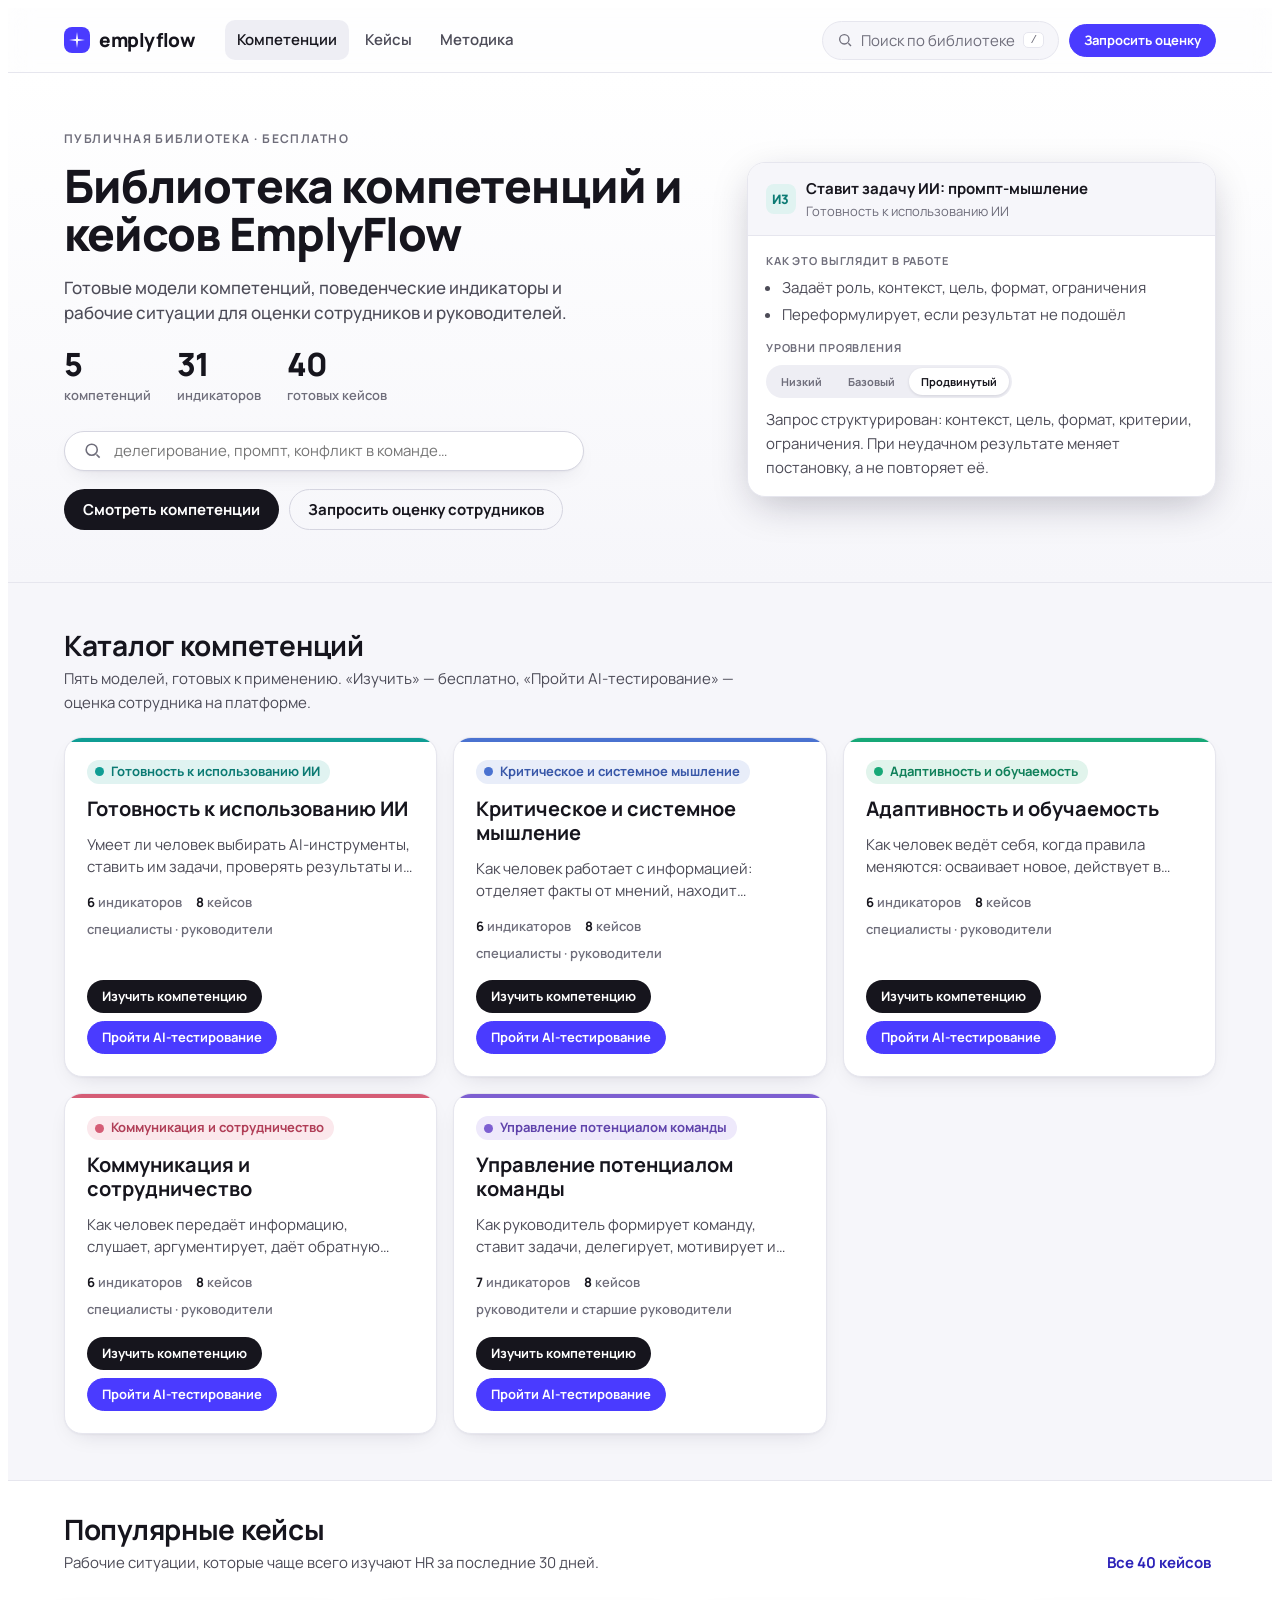
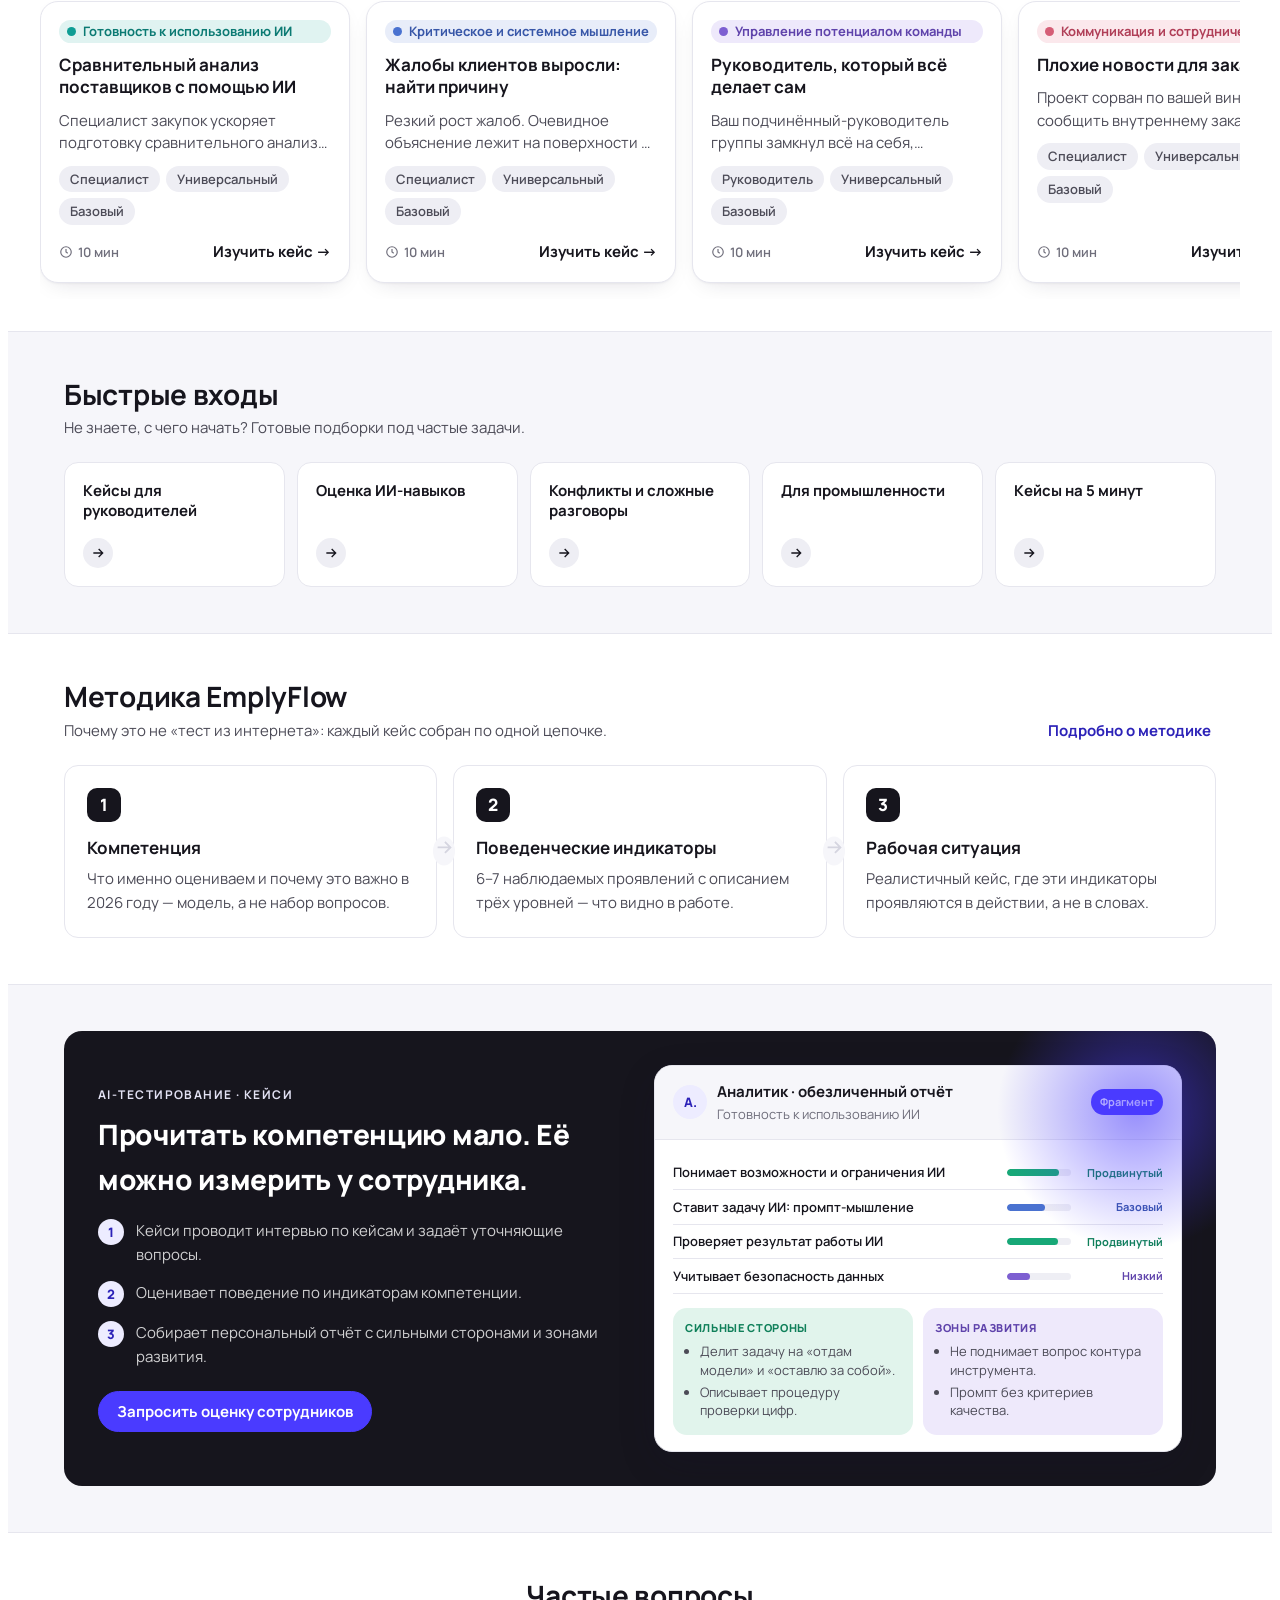
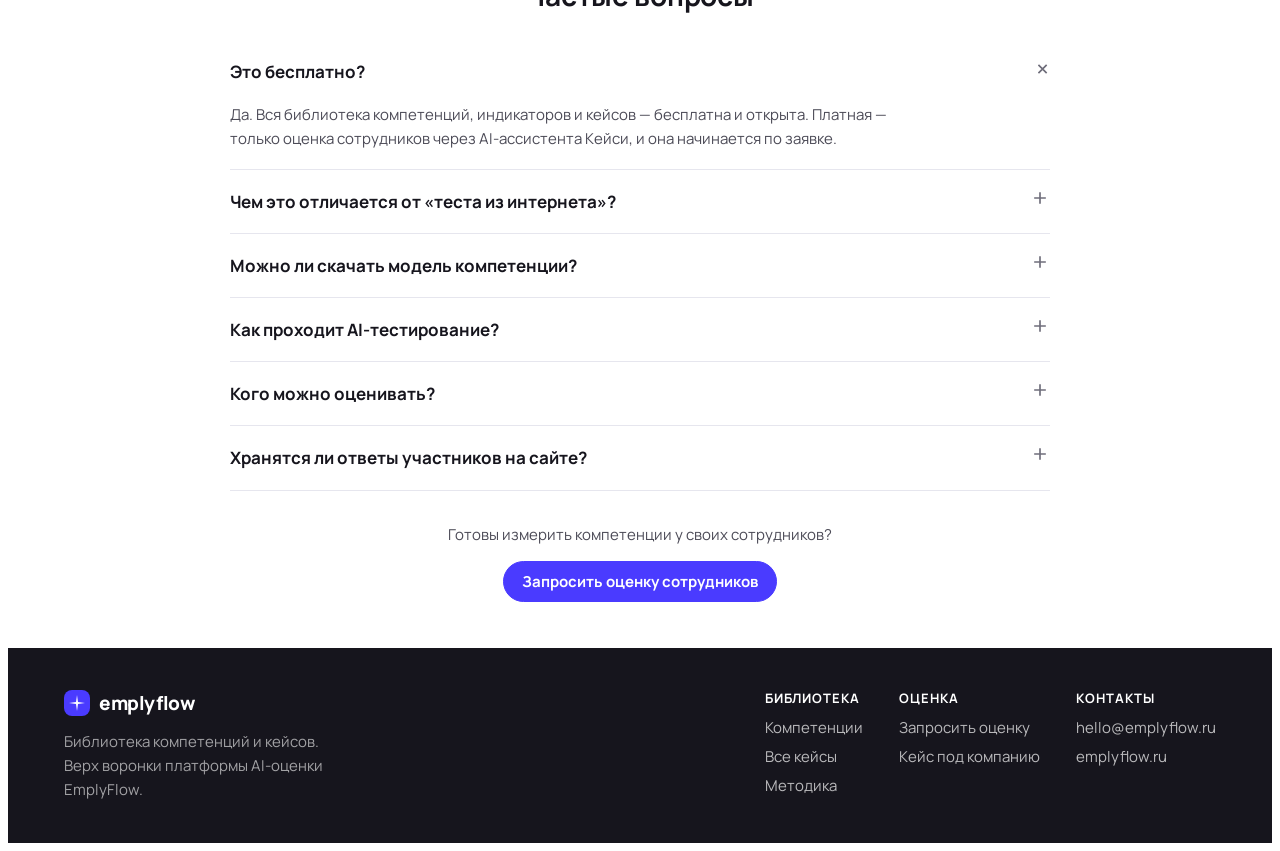
<file: competency-hub.html>
<!DOCTYPE html>
<!-- ============================================================================
  EmplyFlow Competency Hub — SPA (hash-routing, vanilla HTML/CSS/JS)
  ----------------------------------------------------------------------------
  КАК ВСТАВИТЬ В TILDA (финальная версия — один файл):
    Блок «HTML-код» (T123), на всю ширину контейнера. Весь код (CSS+JS+данные)
    будет встроен в один файл — без внешних зависимостей, кроме шрифта Manrope
    (Google Fonts). Роутинг — через hash (#/…), сервер настраивать не нужно.
  ГДЕ ПРАВИТЬ КОНТЕНТ: объект window.HUB_DATA (в финале — в <script> в начале).
  SEO / вынос на отдельные страницы Tilda: см. комментарии [SEO] и [REUSE] ниже.
  ============================================================================ -->
<html lang="ru">
<head>
<meta charset="utf-8">
<meta name="viewport" content="width=device-width, initial-scale=1">
<title>Библиотека компетенций и кейсов EmplyFlow</title>
<meta name="description" content="Готовые модели компетенций, поведенческие индикаторы и рабочие ситуации для оценки сотрудников и руководителей.">
<link rel="preconnect" href="https://fonts.googleapis.com">
<link rel="preconnect" href="https://fonts.gstatic.com" crossorigin>
<link href="https://fonts.googleapis.com/css2?family=Manrope:wght@400;500;600;700;800&display=swap" rel="stylesheet">
<style>
/* ======================= TOKENS (see design-system.html §02) ======================= */
#efhub{
  --bg:#ffffff; --surface:#f6f6fa; --surface-2:#eeeef4;
  --ink:#16151d; --ink-2:#4c4b57; --ink-3:#6f6e7b; --line:#e6e6ee; --line-strong:#d5d5e0;
  --accent:#4a3bff; --accent-deep:#3a2cf0; --accent-tint:#edecff; --accent-ink:#2c22b8;
  --neutral-btn-bg:#16151d; --neutral-btn-ink:#ffffff;
  --k-ai:#0f9d94;--k-ai-tint:#e0f3f1;--k-ai-ink:#0b7a73;
  --k-crit:#4a72d0;--k-crit-tint:#e8edf9;--k-crit-ink:#3857a8;
  --k-adapt:#17a877;--k-adapt-tint:#e1f4ec;--k-adapt-ink:#10805a;
  --k-comm:#d55d76;--k-comm-tint:#fbe8ec;--k-comm-ink:#b03e57;
  --k-team:#7d5fd1;--k-team-tint:#eee9fb;--k-team-ink:#5f43ab;
  --f-hero:clamp(30px,5vw,46px);--f-h1:clamp(28px,4vw,40px);--f-h2:clamp(22px,2.4vw,28px);
  --f-h3:20px;--f-h4:17px;--f-body:17px;--f-sm:15px;--f-cap:13px;--f-eye:12px;
  --r-sm:10px;--r-md:14px;--r-lg:18px;--r-pill:999px;
  --measure:680px;
  --shadow-card:0 1px 2px rgba(20,18,45,.04),0 8px 24px -12px rgba(20,18,45,.18);
  --shadow-pop:0 12px 40px -8px rgba(20,18,45,.28);
  --ease:cubic-bezier(.2,.7,.2,1);
}
/* ======================= RESET (scoped) ======================= */
#efhub *{box-sizing:border-box}
#efhub{font-family:'Manrope',system-ui,-apple-system,'Segoe UI',Roboto,sans-serif;font-size:var(--f-body);
  line-height:1.6;color:var(--ink);background:var(--surface);-webkit-font-smoothing:antialiased}
#efhub h1,#efhub h2,#efhub h3,#efhub h4,#efhub h5,#efhub p{margin:0}
#efhub a{color:var(--accent-ink);text-decoration:none;cursor:pointer}
#efhub a:hover{color:var(--accent-deep)}
#efhub img{max-width:100%;display:block}
#efhub button{font-family:inherit}
#efhub :focus-visible{outline:2.5px solid var(--accent);outline-offset:2px;border-radius:6px}
#efhub ::selection{background:var(--accent-tint)}

/* ======================= TYPE ======================= */
#efhub .h-hero{font-size:var(--f-hero);font-weight:800;line-height:1.05;letter-spacing:-.02em}
#efhub .h1{font-size:var(--f-h1);font-weight:800;line-height:1.1;letter-spacing:-.02em}
#efhub .h2{font-size:var(--f-h2);font-weight:700;line-height:1.15;letter-spacing:-.01em}
#efhub .h3{font-size:var(--f-h3);font-weight:700;line-height:1.25}
#efhub .h4{font-size:var(--f-h4);font-weight:700;line-height:1.3}
#efhub .sm{font-size:var(--f-sm)} #efhub .cap{font-size:var(--f-cap);color:var(--ink-3)}
#efhub .eyebrow{font-size:var(--f-eye);font-weight:700;letter-spacing:.12em;text-transform:uppercase;color:var(--ink-3)}
#efhub .muted{color:var(--ink-2)} #efhub .measure{max-width:var(--measure)}

/* ======================= BUTTONS (visual code) ======================= */
#efhub .btn{display:inline-flex;align-items:center;justify-content:center;gap:8px;font-weight:700;
  font-size:var(--f-sm);line-height:1;padding:12px 18px;border-radius:var(--r-pill);border:1.5px solid transparent;
  cursor:pointer;white-space:nowrap;transition:all .15s var(--ease)}
#efhub .btn:active{transform:scale(.98)}
#efhub .btn svg{width:17px;height:17px;flex:none}
#efhub .btn--accent{background:var(--accent);color:#fff;border-color:var(--accent)}
#efhub .btn--accent:hover{background:var(--accent-deep);border-color:var(--accent-deep);color:#fff}
#efhub .btn--neutral{background:var(--neutral-btn-bg);color:#fff}
#efhub .btn--neutral:hover{background:#000;color:#fff}
#efhub .btn--ghost{background:transparent;color:var(--ink);border-color:var(--line-strong)}
#efhub .btn--ghost:hover{background:var(--surface-2);color:var(--ink)}
#efhub .btn--sm{padding:9px 14px;font-size:var(--f-cap)}
#efhub .btn--block{width:100%}

/* ======================= LABELS / CHIPS ======================= */
#efhub .klabel{display:inline-flex;align-items:center;gap:7px;font-size:var(--f-cap);font-weight:700;
  padding:4px 10px 4px 8px;border-radius:var(--r-pill);line-height:1.2;white-space:nowrap}
#efhub .kdot{width:9px;height:9px;border-radius:50%;flex:none}
#efhub .k-ai{background:var(--k-ai-tint);color:var(--k-ai-ink)} #efhub .k-ai .kdot{background:var(--k-ai)}
#efhub .k-crit{background:var(--k-crit-tint);color:var(--k-crit-ink)} #efhub .k-crit .kdot{background:var(--k-crit)}
#efhub .k-adapt{background:var(--k-adapt-tint);color:var(--k-adapt-ink)} #efhub .k-adapt .kdot{background:var(--k-adapt)}
#efhub .k-comm{background:var(--k-comm-tint);color:var(--k-comm-ink)} #efhub .k-comm .kdot{background:var(--k-comm)}
#efhub .k-team{background:var(--k-team-tint);color:var(--k-team-ink)} #efhub .k-team .kdot{background:var(--k-team)}
#efhub .chip{display:inline-flex;align-items:center;gap:6px;font-size:var(--f-cap);font-weight:600;
  padding:5px 11px;border-radius:var(--r-pill);background:var(--surface-2);color:var(--ink-2);line-height:1.3}
#efhub .chip svg{width:14px;height:14px}

/* ======================= CARDS ======================= */
#efhub .card{background:var(--bg);border:1px solid var(--line);border-radius:var(--r-lg);box-shadow:var(--shadow-card)}
#efhub .comp-card{position:relative;display:flex;flex-direction:column;gap:13px;padding:22px;overflow:hidden;
  transition:transform .18s var(--ease),box-shadow .18s var(--ease);cursor:pointer}
#efhub .comp-card:hover{transform:translateY(-2px);box-shadow:var(--shadow-pop)}
#efhub .comp-card .accent-edge{position:absolute;top:0;left:0;right:0;height:4px}
#efhub .comp-card h3{font-size:var(--f-h3);font-weight:700;line-height:1.2}
#efhub .comp-card .desc{color:var(--ink-2);font-size:var(--f-sm);line-height:1.5;
  display:-webkit-box;-webkit-line-clamp:2;-webkit-box-orient:vertical;overflow:hidden}
#efhub .comp-card .meta{display:flex;flex-wrap:wrap;gap:6px 14px;font-size:var(--f-cap);color:var(--ink-3);font-weight:600}
#efhub .comp-card .meta b{color:var(--ink);font-weight:700}
#efhub .comp-card .actions{display:flex;gap:8px;margin-top:auto;padding-top:4px;flex-wrap:wrap}
#efhub .case-card{display:flex;flex-direction:column;gap:11px;padding:18px;transition:transform .18s var(--ease),box-shadow .18s var(--ease);cursor:pointer}
#efhub .case-card:hover{transform:translateY(-2px);box-shadow:var(--shadow-pop)}
#efhub .case-card h4{font-size:var(--f-h4);font-weight:700;line-height:1.3;
  display:-webkit-box;-webkit-line-clamp:2;-webkit-box-orient:vertical;overflow:hidden}
#efhub .case-card .cdesc{color:var(--ink-2);font-size:var(--f-sm);line-height:1.5;
  display:-webkit-box;-webkit-line-clamp:2;-webkit-box-orient:vertical;overflow:hidden}
#efhub .case-card .chips{display:flex;flex-wrap:wrap;gap:6px}
#efhub .case-card .cfoot{display:flex;align-items:center;justify-content:space-between;gap:10px;margin-top:auto;padding-top:4px}
#efhub .case-card .time{display:inline-flex;align-items:center;gap:5px;font-size:var(--f-cap);color:var(--ink-3);font-weight:600}
#efhub .case-card .time svg{width:14px;height:14px}
#efhub .case-card .learn{font-size:var(--f-sm);font-weight:700;color:var(--ink);display:inline-flex;align-items:center;gap:5px}
#efhub .case-card:hover .learn{color:#000}

/* ======================= APP SHELL ======================= */
#efhub .wrap{max-width:1200px;margin:0 auto;padding:0 24px}
#efhub .nav{position:sticky;top:0;z-index:30;background:rgba(255,255,255,.82);backdrop-filter:blur(12px);border-bottom:1px solid var(--line)}
#efhub .nav__in{max-width:1200px;margin:0 auto;padding:12px 24px;display:flex;align-items:center;gap:22px}
#efhub .brand{display:flex;align-items:center;gap:9px;font-weight:800;font-size:19px;letter-spacing:-.02em;color:var(--ink)}
#efhub .brand:hover{color:var(--ink)}
#efhub .brand .mk{width:26px;height:26px;border-radius:8px;background:var(--accent);display:grid;place-items:center;color:#fff}
#efhub .brand .mk svg{width:16px;height:16px}
#efhub .nav__links{display:flex;gap:4px;margin-left:8px}
#efhub .nav__links a{color:var(--ink-2);font-weight:600;font-size:var(--f-sm);padding:8px 12px;border-radius:var(--r-sm)}
#efhub .nav__links a:hover{background:var(--surface-2);color:var(--ink)}
#efhub .nav__links a.on{color:var(--ink);background:var(--surface-2)}
#efhub .nav__right{margin-left:auto;display:flex;align-items:center;gap:10px}
#efhub .nav__search{display:flex;align-items:center;gap:8px;background:var(--surface);border:1px solid var(--line);
  border-radius:var(--r-pill);padding:8px 14px;color:var(--ink-3);font-size:var(--f-sm);cursor:pointer;min-width:230px;white-space:nowrap}
#efhub .nav__search span{overflow:hidden;text-overflow:ellipsis}
#efhub .nav__search:hover{border-color:var(--line-strong)}
#efhub .nav__search svg{width:16px;height:16px}
#efhub .nav__search kbd{margin-left:auto;font-size:11px;background:#fff;border:1px solid var(--line);border-radius:5px;padding:1px 6px;font-family:ui-monospace,Menlo,monospace}
#efhub .nav__burger{display:none}

/* ======================= SECTIONS ======================= */
#efhub .sec{padding:46px 0}
#efhub .sec--tight{padding:32px 0}
#efhub .sec-head{display:flex;align-items:flex-end;justify-content:space-between;gap:16px;margin-bottom:22px;flex-wrap:wrap}
#efhub .sec-head .lead{max-width:var(--measure)}
#efhub .sec-head h2{margin-bottom:6px}
#efhub .sec-head p{color:var(--ink-2);font-size:var(--f-sm)}
#efhub .link-more{font-weight:700;font-size:var(--f-sm);display:inline-flex;align-items:center;gap:5px;white-space:nowrap}

/* ---- HERO ---- */
#efhub .hero{background:linear-gradient(180deg,#fff,var(--surface));border-bottom:1px solid var(--line)}
#efhub .hero__in{display:grid;grid-template-columns:1.15fr .85fr;gap:48px;align-items:center;padding:56px 0 52px}
#efhub .hero h1{margin-bottom:16px}
#efhub .hero .sub{font-size:var(--f-h4);color:var(--ink-2);line-height:1.5;max-width:560px;margin-bottom:22px;font-weight:500}
#efhub .proof{display:flex;gap:26px;margin-bottom:24px;flex-wrap:wrap}
#efhub .proof .p b{display:block;font-size:32px;font-weight:800;line-height:1;letter-spacing:-.02em}
#efhub .proof .p span{font-size:var(--f-cap);color:var(--ink-3);font-weight:600}
#efhub .searchbar{display:flex;align-items:center;gap:10px;background:#fff;border:1.5px solid var(--line-strong);
  border-radius:var(--r-pill);padding:6px 6px 6px 18px;max-width:520px;margin-bottom:18px;box-shadow:var(--shadow-card)}
#efhub .searchbar svg{width:19px;height:19px;color:var(--ink-3);flex:none}
#efhub .searchbar input{flex:1;border:none;outline:none;font:inherit;font-size:var(--f-sm);background:transparent;color:var(--ink);min-width:0}
#efhub .hero__cta{display:flex;gap:10px;flex-wrap:wrap}
/* hero product preview (schematic indicator card — "показываем продукт") */
#efhub .preview{background:#fff;border:1px solid var(--line);border-radius:var(--r-lg);box-shadow:var(--shadow-pop);overflow:hidden}
#efhub .preview__top{padding:14px 18px;border-bottom:1px solid var(--line);display:flex;align-items:center;gap:10px;background:var(--surface)}
#efhub .preview__num{width:30px;height:30px;border-radius:8px;background:var(--k-ai-tint);color:var(--k-ai-ink);display:grid;place-items:center;font-weight:800;font-size:var(--f-cap)}
#efhub .preview__b{padding:16px 18px}
#efhub .preview__b .lab{font-size:11px;font-weight:700;text-transform:uppercase;letter-spacing:.08em;color:var(--ink-3);margin:12px 0 6px}
#efhub .preview__b .lab:first-child{margin-top:0}
#efhub .preview__b ul{margin:0;padding-left:16px;color:var(--ink-2);font-size:var(--f-sm)}
#efhub .preview__b li{margin-bottom:3px}
#efhub .mini-tabs{display:inline-flex;padding:3px;background:var(--surface-2);border-radius:var(--r-pill);gap:2px;margin-top:2px}
#efhub .mini-tabs span{font-size:11px;font-weight:700;padding:5px 12px;border-radius:var(--r-pill);color:var(--ink-3)}
#efhub .mini-tabs span.on{background:#fff;color:var(--ink);box-shadow:0 1px 3px rgba(20,18,45,.12)}
#efhub .preview__tag{position:absolute;font-size:11px}

/* ---- competency grid ---- */
#efhub .comp-grid{display:grid;grid-template-columns:repeat(3,1fr);gap:16px}

/* ---- popular strip ---- */
#efhub .hstrip{display:flex;gap:16px;overflow-x:auto;padding:4px 24px 16px;margin:0 -24px;scroll-snap-type:x mandatory}
#efhub .hstrip::-webkit-scrollbar{height:8px}
#efhub .hstrip::-webkit-scrollbar-thumb{background:var(--line-strong);border-radius:8px}
#efhub .hstrip .case-card{min-width:310px;max-width:310px;scroll-snap-align:start}

/* ---- подборки ---- */
#efhub .tiles{display:grid;grid-template-columns:repeat(5,1fr);gap:12px}
#efhub .tile{display:flex;flex-direction:column;justify-content:space-between;gap:18px;min-height:120px;
  padding:18px;border-radius:var(--r-md);background:#fff;border:1px solid var(--line);transition:all .16s var(--ease);color:var(--ink)}
#efhub .tile:hover{transform:translateY(-2px);box-shadow:var(--shadow-pop);color:var(--ink);border-color:var(--line-strong)}
#efhub .tile .tt{font-weight:700;font-size:var(--f-sm);line-height:1.3}
#efhub .tile .ar{width:30px;height:30px;border-radius:50%;background:var(--surface-2);display:grid;place-items:center;color:var(--ink);align-self:flex-start}
#efhub .tile .ar svg{width:16px;height:16px}

/* ---- методика ---- */
#efhub .method{display:grid;grid-template-columns:repeat(3,1fr);gap:16px;counter-reset:m}
#efhub .mstep{position:relative;padding:22px;background:#fff;border:1px solid var(--line);border-radius:var(--r-md)}
#efhub .mstep .mn{width:34px;height:34px;border-radius:10px;background:var(--ink);color:#fff;display:grid;place-items:center;font-weight:800;margin-bottom:12px}
#efhub .mstep h4{margin-bottom:6px}
#efhub .mstep p{font-size:var(--f-sm);color:var(--ink-2)}
#efhub .mstep .arrow{position:absolute;right:-19px;top:50%;transform:translateY(-50%);z-index:2;color:var(--line-strong);background:var(--surface);border-radius:50%}
#efhub .mstep .arrow svg{width:22px;height:22px}

/* ---- CTA + report (from design-system) ---- */
#efhub .cta{position:relative;background:var(--ink);color:#fff;border-radius:var(--r-lg);padding:34px;overflow:hidden}
#efhub .cta .eyebrow{color:var(--accent-tint);opacity:.95}
#efhub .cta h3{color:#fff;font-size:var(--f-h2);font-weight:800;letter-spacing:-.01em;margin:8px 0 10px;max-width:560px}
#efhub .cta p{color:rgba(255,255,255,.72);max-width:560px;font-size:var(--f-sm)}
#efhub .cta .cta__actions{display:flex;flex-wrap:wrap;gap:10px;margin-top:20px}
#efhub .cta__glow{position:absolute;right:-60px;top:-60px;width:280px;height:280px;border-radius:50%;background:radial-gradient(circle,rgba(74,59,255,.55),transparent 70%);pointer-events:none}
#efhub .ai-2col{display:grid;grid-template-columns:1fr 1fr;gap:28px;align-items:center}
#efhub .ai-steps{display:flex;flex-direction:column;gap:14px;margin:18px 0 22px}
#efhub .ai-steps .st{display:flex;gap:12px;align-items:flex-start}
#efhub .ai-steps .st .d{width:26px;height:26px;border-radius:50%;background:var(--accent-tint);color:var(--accent-ink);display:grid;place-items:center;font-weight:800;font-size:var(--f-cap);flex:none}
#efhub .ai-steps .st p{font-size:var(--f-sm);color:var(--ink-2)}
#efhub .report{background:var(--bg);border:1px solid var(--line);border-radius:var(--r-lg);overflow:hidden;box-shadow:var(--shadow-pop);color:var(--ink)}
#efhub .report__bar{display:flex;align-items:center;justify-content:space-between;gap:10px;padding:14px 18px;background:var(--surface);border-bottom:1px solid var(--line)}
#efhub .report__who{display:flex;align-items:center;gap:10px}
#efhub .report__ava{width:34px;height:34px;border-radius:50%;background:var(--accent-tint);color:var(--accent-ink);display:grid;place-items:center;font-weight:800;font-size:var(--f-cap)}
#efhub .report__badge{font-size:11px;font-weight:700;padding:4px 9px;border-radius:var(--r-pill);background:var(--accent);color:#fff}
#efhub .report__body{padding:16px 18px}
#efhub .rrow{display:grid;grid-template-columns:minmax(0,1fr) 64px 82px;gap:10px;align-items:center;padding:8px 0;border-bottom:1px solid var(--line)}
#efhub .rrow .rname{font-size:var(--f-cap);font-weight:600;line-height:1.3;color:var(--ink)}
#efhub .rbar{height:7px;border-radius:var(--r-pill);background:var(--surface-2);overflow:hidden}
#efhub .rbar span{display:block;height:100%;border-radius:var(--r-pill)}
#efhub .rlvl{font-size:11px;font-weight:700;text-align:right}
#efhub .rcols{display:grid;grid-template-columns:1fr 1fr;gap:10px;margin-top:14px}
#efhub .rcol{padding:12px;border-radius:var(--r-md);font-size:var(--f-cap);line-height:1.45}
#efhub .rcol.strong{background:var(--k-adapt-tint)} #efhub .rcol.grow{background:var(--k-team-tint)}
#efhub .rcol h5{margin:0 0 6px;font-size:11px;font-weight:800;text-transform:uppercase;letter-spacing:.06em}
#efhub .rcol.strong h5{color:var(--k-adapt-ink)} #efhub .rcol.grow h5{color:var(--k-team-ink)}
#efhub .rcol ul{margin:0;padding-left:15px;color:var(--ink-2)} #efhub .rcol li{margin-bottom:3px}

/* ---- FAQ ---- */
#efhub .faq{max-width:820px;margin:0 auto}
#efhub .qa{border-bottom:1px solid var(--line)}
#efhub .qa button{width:100%;display:flex;align-items:center;justify-content:space-between;gap:16px;text-align:left;
  padding:18px 0;background:none;border:none;cursor:pointer;font:inherit;font-size:var(--f-h4);font-weight:700;color:var(--ink)}
#efhub .qa .qi{flex:none;color:var(--ink-3);transition:transform .2s var(--ease)}
#efhub .qa[data-open="true"] .qi{transform:rotate(45deg)}
#efhub .qa .ans{display:none;padding:0 0 18px;color:var(--ink-2);font-size:var(--f-sm);max-width:var(--measure)}
#efhub .qa[data-open="true"] .ans{display:block}

/* ---- footer ---- */
#efhub .foot{background:var(--ink);color:rgba(255,255,255,.7);padding:40px 0}
#efhub .foot__in{display:flex;justify-content:space-between;gap:24px;flex-wrap:wrap;align-items:flex-start}
#efhub .foot .brand{color:#fff}
#efhub .foot a{color:rgba(255,255,255,.7)} #efhub .foot a:hover{color:#fff}
#efhub .foot__nav{display:flex;gap:36px;flex-wrap:wrap;font-size:var(--f-sm)}
#efhub .foot__nav b{display:block;color:#fff;margin-bottom:8px;font-size:var(--f-cap);text-transform:uppercase;letter-spacing:.08em}
#efhub .foot__nav a{display:block;margin-bottom:5px}

/* ---- search overlay ---- */
#efhub .ov{position:fixed;inset:0;z-index:60;display:none;background:rgba(20,18,45,.5);backdrop-filter:blur(4px);padding:80px 20px 20px}
#efhub .ov.on{display:block}
#efhub .ov__box{max-width:640px;margin:0 auto;background:#fff;border-radius:var(--r-lg);box-shadow:var(--shadow-pop);overflow:hidden;max-height:78vh;display:flex;flex-direction:column}
#efhub .ov__in{display:flex;align-items:center;gap:12px;padding:16px 20px;border-bottom:1px solid var(--line)}
#efhub .ov__in svg{width:20px;height:20px;color:var(--ink-3)}
#efhub .ov__in input{flex:1;border:none;outline:none;font:inherit;font-size:var(--f-h4);background:transparent}
#efhub .ov__in .esc{font-size:11px;background:var(--surface-2);border-radius:5px;padding:3px 7px;color:var(--ink-3);font-family:ui-monospace,Menlo,monospace}
#efhub .ov__res{overflow-y:auto;padding:8px}
#efhub .ov__grp{font-size:11px;font-weight:800;text-transform:uppercase;letter-spacing:.08em;color:var(--ink-3);padding:12px 12px 6px}
#efhub .ov__item{display:flex;align-items:center;gap:12px;padding:10px 12px;border-radius:var(--r-sm);cursor:pointer}
#efhub .ov__item:hover,#efhub .ov__item.sel{background:var(--surface)}
#efhub .ov__item .oi-t{font-weight:600;font-size:var(--f-sm)}
#efhub .ov__item .oi-s{font-size:var(--f-cap);color:var(--ink-3);display:-webkit-box;-webkit-line-clamp:1;-webkit-box-orient:vertical;overflow:hidden}
#efhub .ov__empty{padding:26px 20px;text-align:center}
#efhub .ov__empty p{color:var(--ink-2);font-size:var(--f-sm);margin-bottom:14px;max-width:420px;margin-inline:auto}

/* ---- sticky mobile CTA ---- */
#efhub .smcta{position:fixed;left:0;right:0;bottom:0;z-index:25;padding:12px 16px calc(12px + env(safe-area-inset-bottom));
  background:rgba(255,255,255,.94);backdrop-filter:blur(10px);border-top:1px solid var(--line);
  transform:translateY(120%);transition:transform .28s var(--ease);display:none}
#efhub .smcta.on{transform:translateY(0)}

/* ---- generic placeholder (routes built in later steps) ---- */
#efhub .ph{max-width:640px;margin:60px auto;text-align:center;padding:40px;background:#fff;border:1px dashed var(--line-strong);border-radius:var(--r-lg)}
#efhub .ph .badge{display:inline-block;font-size:var(--f-cap);font-weight:700;color:var(--accent-ink);background:var(--accent-tint);padding:4px 12px;border-radius:var(--r-pill);margin-bottom:14px}

/* ======================= COMPETENCY PAGE ======================= */
#efhub .crumbs{display:flex;flex-wrap:wrap;align-items:center;gap:7px;font-size:var(--f-cap);color:var(--ink-3);margin-bottom:16px}
#efhub .crumbs a{color:var(--ink-3);font-weight:600} #efhub .crumbs a:hover{color:var(--ink)}
#efhub .crumbs .sep{opacity:.5}
#efhub .chead{border-bottom:1px solid var(--line);background:linear-gradient(180deg,#fff,var(--surface))}
#efhub .chead__in{padding:28px 0 30px}
#efhub .chead h1{margin:12px 0 10px}
#efhub .chead .sub{font-size:var(--f-h4);color:var(--ink-2);max-width:720px;margin-bottom:16px;font-weight:500;line-height:1.5}
#efhub .cmetrics{display:flex;flex-wrap:wrap;gap:8px 18px;font-size:var(--f-sm);color:var(--ink-3);font-weight:600;margin-bottom:20px}
#efhub .cmetrics b{color:var(--ink)}
#efhub .chead__cta{display:flex;gap:10px;flex-wrap:wrap}
#efhub .clayout{display:grid;grid-template-columns:1fr 264px;gap:40px;align-items:start;padding:36px 0}
#efhub .cmain{min-width:0;max-width:760px}
#efhub .cblock{margin-bottom:36px;scroll-margin-top:76px}
#efhub .cblock>h2{margin-bottom:14px}
#efhub .cblock .measure p+p{margin-top:12px}
#efhub .cblock .measure{color:var(--ink-2)}
#efhub .whylist{list-style:none;margin:0;padding:0;display:flex;flex-direction:column;gap:12px}
#efhub .whylist li{display:flex;gap:12px;padding:14px 16px;background:#fff;border:1px solid var(--line);border-radius:var(--r-md);font-size:var(--f-sm);color:var(--ink-2)}
#efhub .whylist li .bullet{flex:none;width:8px;height:8px;border-radius:50%;background:var(--accent);margin-top:8px}
#efhub .applies{display:flex;flex-wrap:wrap;gap:8px}
#efhub .applies .chip{background:var(--surface-2);color:var(--ink-2);font-weight:600;padding:7px 13px;font-size:var(--f-sm)}

/* accordion */
#efhub .acc{border:1px solid var(--line);border-radius:var(--r-md);overflow:hidden;background:var(--bg)}
#efhub .acc+.acc{margin-top:10px}
#efhub .acc__head{display:flex;align-items:center;gap:14px;width:100%;text-align:left;padding:15px 18px;background:transparent;border:none;cursor:pointer;color:var(--ink);font:inherit}
#efhub .acc__head:hover{background:var(--surface)}
#efhub .acc__num{width:30px;height:30px;border-radius:8px;background:var(--surface-2);display:grid;place-items:center;font-size:var(--f-cap);font-weight:800;color:var(--ink-2);flex:none}
#efhub .acc__t{flex:1;min-width:0}
#efhub .acc__t .tt{font-size:var(--f-h4);font-weight:700;line-height:1.3}
#efhub .acc__t .ts{font-size:var(--f-sm);color:var(--ink-3);line-height:1.4;display:-webkit-box;-webkit-line-clamp:1;-webkit-box-orient:vertical;overflow:hidden}
#efhub .acc__chev{flex:none;color:var(--ink-3);transition:transform .2s var(--ease)}
#efhub .acc[data-open="true"] .acc__chev{transform:rotate(180deg)}
#efhub .acc__body{display:none;padding:2px 18px 20px 62px}
#efhub .acc[data-open="true"] .acc__body{display:block}
#efhub .acc__body>p{color:var(--ink-2);margin-bottom:12px}
#efhub .acc__body .lab{font-size:var(--f-cap);font-weight:700;text-transform:uppercase;letter-spacing:.08em;color:var(--ink-3);margin:16px 0 7px}
#efhub .acc__body ul{margin:0;padding-left:18px;color:var(--ink-2)}
#efhub .acc__body li{margin-bottom:4px}
#efhub .ltabs{display:inline-flex;padding:3px;background:var(--surface-2);border-radius:var(--r-pill);gap:2px;margin-top:4px}
#efhub .ltab{font:inherit;font-size:var(--f-cap);font-weight:700;padding:7px 15px;border-radius:var(--r-pill);border:none;background:transparent;color:var(--ink-3);cursor:pointer;transition:all .15s}
#efhub .ltab[aria-selected="true"]{background:#fff;color:var(--ink);box-shadow:0 1px 3px rgba(20,18,45,.12)}
#efhub .lpanel{margin-top:12px;padding:14px 16px;background:var(--surface);border-radius:var(--r-md);border-left:3px solid var(--line-strong);color:var(--ink-2);font-size:var(--f-sm);line-height:1.55}
#efhub .lpanel[data-lvl="low"]{border-left-color:#c9c9d4}
#efhub .lpanel[data-lvl="base"]{border-left-color:var(--k-crit)}
#efhub .lpanel[data-lvl="adv"]{border-left-color:var(--k-adapt)}

/* level summary table */
#efhub .ltable{border:1px solid var(--line);border-radius:var(--r-md);overflow:hidden;background:#fff}
#efhub .ltrow{display:grid;grid-template-columns:1.1fr 1fr 1fr 1fr;border-bottom:1px solid var(--line)}
#efhub .ltrow:last-child{border-bottom:none}
#efhub .ltrow.head{background:var(--surface)}
#efhub .ltrow.head .lt-c{font-size:var(--f-cap);font-weight:800;text-transform:uppercase;letter-spacing:.05em;color:var(--ink-3)}
#efhub .lt-c{padding:12px 14px;font-size:var(--f-cap);line-height:1.45;color:var(--ink-2);border-left:1px solid var(--line)}
#efhub .lt-c:first-child{border-left:none}
#efhub .lt-c.ind{font-weight:700;color:var(--ink);font-size:var(--f-sm);background:var(--surface)}
#efhub .lt-c .m{display:none}
#efhub .ltnote{font-size:var(--f-cap);color:var(--ink-3);margin-top:10px}

/* local case filter on competency page */
#efhub .cfilter{display:flex;flex-wrap:wrap;gap:16px 22px;padding:16px 18px;background:var(--surface);border:1px solid var(--line);border-radius:var(--r-md);margin-bottom:18px}
#efhub .cfilter .grp{display:flex;flex-direction:column;gap:7px}
#efhub .cfilter .grp>span{font-size:11px;font-weight:800;text-transform:uppercase;letter-spacing:.06em;color:var(--ink-3)}
#efhub .cfilter .opts{display:flex;flex-wrap:wrap;gap:6px}
#efhub .pill{font:inherit;font-size:var(--f-cap);font-weight:600;padding:6px 12px;border-radius:var(--r-pill);border:1.5px solid var(--line-strong);background:#fff;color:var(--ink-2);cursor:pointer;transition:all .12s}
#efhub .pill:hover{border-color:var(--ink-3)}
#efhub .pill[aria-pressed="true"]{border-color:var(--accent);background:var(--accent-tint);color:var(--accent-ink)}
#efhub .ccase-grid{display:grid;grid-template-columns:repeat(2,1fr);gap:14px}
#efhub .ccase-empty{padding:26px;text-align:center;border:1px dashed var(--line-strong);border-radius:var(--r-md);color:var(--ink-2);font-size:var(--f-sm)}

/* inline commercial */
#efhub .cta-inline{display:flex;align-items:center;justify-content:space-between;gap:20px;flex-wrap:wrap;background:var(--accent-tint);border:1px solid #d9d6ff;border-radius:var(--r-md);padding:20px 24px}
#efhub .cta-inline .txt{font-weight:700;color:var(--accent-ink)}
#efhub .cta-inline .txt span{display:block;font-weight:500;color:var(--ink-2);font-size:var(--f-sm)}

/* sticky TOC */
#efhub .toc{position:sticky;top:76px}
#efhub .toc__card{background:#fff;border:1px solid var(--line);border-radius:var(--r-md);padding:16px;box-shadow:var(--shadow-card)}
#efhub .toc__card .eyebrow{margin-bottom:10px}
#efhub .toc__card a{display:block;font-size:var(--f-sm);color:var(--ink-2);font-weight:600;padding:6px 0;border-radius:6px}
#efhub .toc__card a:hover{color:var(--ink)}
#efhub .toc__card a.on{color:var(--accent-ink)}
#efhub .toc__card .btn{margin-top:14px}
#efhub .related-grid{display:grid;grid-template-columns:repeat(2,1fr);gap:14px}
#efhub .rel-card{display:flex;flex-direction:column;gap:8px;padding:18px;cursor:pointer}
#efhub .rel-card:hover{transform:translateY(-2px);box-shadow:var(--shadow-pop)}
#efhub .rel-card .rc-go{margin-top:auto;font-size:var(--f-sm);font-weight:700;color:var(--ink);display:inline-flex;align-items:center;gap:5px}

@media(max-width:960px){
  #efhub .clayout{grid-template-columns:1fr;gap:0}
  #efhub .toc{display:none}
  #efhub .cmain{max-width:none}
  #efhub .ccase-grid,#efhub .related-grid{grid-template-columns:repeat(2,1fr)}
}
@media(max-width:680px){
  #efhub .ccase-grid,#efhub .related-grid{grid-template-columns:1fr}
  #efhub .ltrow.head{display:none}
  #efhub .ltrow{grid-template-columns:1fr;border:1px solid var(--line);border-radius:var(--r-md);margin-bottom:12px}
  #efhub .lt-c{border-left:none;border-top:1px solid var(--line)}
  #efhub .lt-c:first-child{border-top:none}
  #efhub .lt-c.ind{border-radius:var(--r-md) var(--r-md) 0 0}
  #efhub .lt-c .m{display:inline-block;font-weight:800;font-size:11px;text-transform:uppercase;letter-spacing:.05em;margin-right:6px}
  #efhub .lt-c.lv-low .m{color:var(--ink-3)} #efhub .lt-c.lv-base .m{color:var(--k-crit-ink)} #efhub .lt-c.lv-adv .m{color:var(--k-adapt-ink)}
}

/* ======================= CASES CATALOG ======================= */
#efhub .cat__head{border-bottom:1px solid var(--line);background:linear-gradient(180deg,#fff,var(--surface));padding:28px 0 26px}
#efhub .cat__head h1{margin:10px 0 8px}
#efhub .cat__head p{color:var(--ink-2);font-size:var(--f-h4);max-width:640px;font-weight:500}
#efhub .cat{display:grid;grid-template-columns:256px 1fr;gap:32px;align-items:start;padding:28px 0 60px}
#efhub .fpanel{position:sticky;top:76px}
#efhub .fpanel__card{background:#fff;border:1px solid var(--line);border-radius:var(--r-md);box-shadow:var(--shadow-card);overflow:hidden}
#efhub .fpanel__top{display:flex;align-items:center;justify-content:space-between;padding:14px 16px;border-bottom:1px solid var(--line)}
#efhub .fpanel__top b{font-size:var(--f-sm)}
#efhub .fpanel__reset{font-size:var(--f-cap);font-weight:700;color:var(--accent-ink);background:none;border:none;cursor:pointer}
#efhub .fpanel__reset[disabled]{color:var(--ink-3);opacity:.5;cursor:default}
#efhub .fgrp{border-bottom:1px solid var(--line)}
#efhub .fgrp:last-child{border-bottom:none}
#efhub .fgrp__h{width:100%;display:flex;align-items:center;justify-content:space-between;padding:12px 16px;background:none;border:none;cursor:pointer;font:inherit;font-size:var(--f-sm);font-weight:700;color:var(--ink)}
#efhub .fgrp__h .cnt{font-size:var(--f-cap);font-weight:700;color:#fff;background:var(--accent);border-radius:var(--r-pill);padding:1px 8px;margin-left:auto;margin-right:8px}
#efhub .fgrp__h svg{width:16px;height:16px;color:var(--ink-3);transition:transform .2s var(--ease)}
#efhub .fgrp[data-open="false"] .fgrp__h svg{transform:rotate(-90deg)}
#efhub .fgrp__b{padding:0 10px 10px}
#efhub .fgrp[data-open="false"] .fgrp__b{display:none}
#efhub .fval{display:flex;align-items:center;gap:9px;width:100%;text-align:left;font:inherit;font-size:var(--f-sm);padding:7px 8px;border-radius:var(--r-sm);background:transparent;border:none;cursor:pointer;color:var(--ink-2);transition:background .12s}
#efhub .fval:hover{background:var(--surface)}
#efhub .fval .box{width:17px;height:17px;border-radius:5px;border:1.5px solid var(--line-strong);flex:none;display:grid;place-items:center;background:#fff}
#efhub .fval .box svg{width:12px;height:12px;color:#fff;opacity:0}
#efhub .fval .cnt{margin-left:auto;font-size:var(--f-cap);color:var(--ink-3);font-weight:600}
#efhub .fval[aria-checked="true"]{color:var(--ink);font-weight:600}
#efhub .fval[aria-checked="true"] .box{background:var(--accent);border-color:var(--accent)}
#efhub .fval[aria-checked="true"] .box svg{opacity:1}
#efhub .fval[disabled]{opacity:.4;cursor:not-allowed}
#efhub .fval[disabled]:hover{background:transparent}

#efhub .catmain{min-width:0}
#efhub .cattop{display:flex;align-items:center;justify-content:space-between;gap:12px;margin-bottom:14px;flex-wrap:wrap}
#efhub .catcount{font-size:var(--f-sm);color:var(--ink-2);font-weight:600}
#efhub .catcount b{color:var(--ink)}
#efhub .catsort{display:flex;align-items:center;gap:8px}
#efhub .catsort select{font:inherit;font-size:var(--f-cap);font-weight:600;padding:8px 12px;border:1.5px solid var(--line-strong);border-radius:var(--r-pill);background:#fff;color:var(--ink);cursor:pointer}
#efhub .achips{display:flex;flex-wrap:wrap;gap:8px;align-items:center;margin-bottom:18px}
#efhub .achip{display:inline-flex;align-items:center;gap:7px;font-size:var(--f-cap);font-weight:600;padding:5px 6px 5px 11px;border-radius:var(--r-pill);background:var(--accent-tint);color:var(--accent-ink);border:1px solid #d9d6ff}
#efhub .achip button{display:grid;place-items:center;width:18px;height:18px;border:none;border-radius:50%;background:rgba(44,34,184,.12);color:var(--accent-ink);cursor:pointer;padding:0}
#efhub .achip button:hover{background:rgba(44,34,184,.22)}
#efhub .achip button svg{width:11px;height:11px}
#efhub .achips .clearall{font-size:var(--f-cap);font-weight:700;color:var(--accent-ink);background:none;border:none;cursor:pointer}
#efhub .catgrid{display:grid;grid-template-columns:repeat(3,1fr);gap:16px}
#efhub .catempty{grid-column:1/-1;text-align:center;padding:48px 24px;background:#fff;border:1px dashed var(--line-strong);border-radius:var(--r-lg)}
#efhub .catempty .ic{width:52px;height:52px;border-radius:14px;background:var(--surface-2);display:grid;place-items:center;margin:0 auto 14px;color:var(--ink-3)}
#efhub .catempty h3{margin-bottom:8px}
#efhub .catempty p{color:var(--ink-2);font-size:var(--f-sm);max-width:440px;margin:0 auto 18px}
#efhub .catempty .acts{display:flex;gap:10px;justify-content:center;flex-wrap:wrap}

/* mobile filter trigger + bottom-sheet */
#efhub .fbar{display:none;position:sticky;top:60px;z-index:20;background:var(--surface);padding:10px 0;gap:8px}
#efhub .fbar .btn{flex:1}
#efhub .fbar .fbtn{position:relative}
#efhub .fbar .fbtn .cnt{position:absolute;top:-6px;right:-6px;font-size:11px;font-weight:800;background:var(--accent);color:#fff;border-radius:var(--r-pill);min-width:18px;height:18px;display:grid;place-items:center;padding:0 4px}
#efhub .sheet{position:fixed;inset:0;z-index:70;display:none}
#efhub .sheet.on{display:block}
#efhub .sheet__bg{position:absolute;inset:0;background:rgba(20,18,45,.5);backdrop-filter:blur(3px)}
#efhub .sheet__panel{position:absolute;left:0;right:0;bottom:0;max-height:88vh;background:#fff;border-radius:20px 20px 0 0;display:flex;flex-direction:column;transform:translateY(100%);transition:transform .3s var(--ease)}
#efhub .sheet.on .sheet__panel{transform:translateY(0)}
#efhub .sheet__top{display:flex;align-items:center;justify-content:space-between;padding:16px 18px 8px}
#efhub .sheet__grab{position:absolute;top:8px;left:50%;transform:translateX(-50%);width:40px;height:4px;border-radius:4px;background:var(--line-strong)}
#efhub .sheet__body{overflow-y:auto;padding:0 8px}
#efhub .sheet__foot{padding:12px 16px calc(12px + env(safe-area-inset-bottom));border-top:1px solid var(--line);display:flex;gap:10px}
#efhub .sheet__foot .btn{flex:1}

@media(max-width:960px){
  #efhub .cat{grid-template-columns:1fr;gap:0}
  #efhub .fpanel{display:none}
  #efhub .fbar{display:flex}
  #efhub .catgrid{grid-template-columns:repeat(2,1fr)}
}
@media(max-width:680px){
  #efhub .catgrid{grid-template-columns:1fr}
  #efhub .cat__head p{font-size:var(--f-sm)}
}

/* ======================= CASE PAGE ======================= */
#efhub .case__head{border-bottom:1px solid var(--line);background:linear-gradient(180deg,#fff,var(--surface));padding:26px 0 28px}
#efhub .case__head h1{font-size:clamp(26px,3.4vw,36px);font-weight:800;line-height:1.12;letter-spacing:-.02em;margin:12px 0 14px;max-width:820px}
#efhub .case__meta{display:flex;flex-wrap:wrap;gap:8px;align-items:center}
#efhub .case__meta .time{display:inline-flex;align-items:center;gap:5px;font-size:var(--f-cap);color:var(--ink-3);font-weight:600}
#efhub .case__meta .time svg{width:14px;height:14px}
#efhub .caselayout{display:grid;grid-template-columns:minmax(0,1fr) 300px;gap:40px;align-items:start;padding:34px 0 60px}
#efhub .casebody{min-width:0;max-width:720px;font-size:18px;line-height:1.6}
#efhub .casebody h2{font-size:var(--f-h3);font-weight:700;margin:30px 0 12px;letter-spacing:-.01em}
#efhub .casebody>section:first-child h2{margin-top:0}
#efhub .casebody p{color:var(--ink-2)}
#efhub .frame{border:1px solid var(--line);border-left:4px solid var(--k-ai);border-radius:var(--r-md);padding:18px 20px;background:#fff;margin:8px 0}
#efhub .frame .rl{font-size:var(--f-cap);font-weight:800;text-transform:uppercase;letter-spacing:.06em;color:var(--ink-3);margin-bottom:6px}
#efhub .frame p{color:var(--ink);font-size:var(--f-sm)}
#efhub .frame+.frame{margin-top:12px}
#efhub .inputlist{list-style:none;margin:0;padding:0;display:flex;flex-direction:column;gap:0}
#efhub .inputlist li{display:flex;gap:12px;padding:12px 0;border-bottom:1px solid var(--line);font-size:var(--f-sm);color:var(--ink-2)}
#efhub .inputlist li:last-child{border-bottom:none}
#efhub .inputlist li .n{flex:none;width:24px;height:24px;border-radius:7px;background:var(--surface-2);color:var(--ink-2);display:grid;place-items:center;font-size:var(--f-cap);font-weight:800}
#efhub .constraints{display:flex;flex-wrap:wrap;gap:8px}
#efhub .constraint{display:inline-flex;align-items:center;gap:7px;font-size:var(--f-sm);font-weight:600;padding:8px 14px;border-radius:var(--r-md);background:var(--surface);border:1px solid var(--line);color:var(--ink-2)}
#efhub .constraint svg{width:16px;height:16px;color:var(--ink-3);flex:none}
#efhub .checks{list-style:none;margin:0;padding:0;display:flex;flex-direction:column;gap:8px}
#efhub .checks li a{display:flex;align-items:center;gap:10px;padding:12px 14px;background:#fff;border:1px solid var(--line);border-radius:var(--r-md);color:var(--ink);font-size:var(--f-sm);font-weight:600;transition:all .14s var(--ease)}
#efhub .checks li a:hover{border-color:var(--k-ai);background:var(--k-ai-tint);color:var(--k-ai-ink)}
#efhub .checks li a .ci{flex:none;width:26px;height:26px;border-radius:7px;background:var(--k-ai-tint);color:var(--k-ai-ink);display:grid;place-items:center;font-size:11px;font-weight:800}
#efhub .checks li a .go{margin-left:auto;color:var(--ink-3)}
#efhub .fmt{padding:14px 16px;background:var(--surface);border-radius:var(--r-md);font-size:var(--f-sm);color:var(--ink-2)}
#efhub .caseactions{display:flex;gap:10px;flex-wrap:wrap;margin-top:8px}
#efhub .case-aside{position:sticky;top:76px;display:flex;flex-direction:column;gap:16px}
#efhub .case-cta{background:var(--ink);color:#fff;border-radius:var(--r-md);padding:22px;position:relative;overflow:hidden}
#efhub .case-cta .eyebrow{color:var(--accent-tint)}
#efhub .case-cta h3{color:#fff;font-size:var(--f-h4);font-weight:800;margin:8px 0 8px}
#efhub .case-cta p{color:rgba(255,255,255,.72);font-size:var(--f-cap);margin-bottom:16px}
#efhub .case-cta .glow{position:absolute;right:-40px;bottom:-40px;width:160px;height:160px;border-radius:50%;background:radial-gradient(circle,rgba(74,59,255,.5),transparent 70%)}
#efhub .aside-card{background:#fff;border:1px solid var(--line);border-radius:var(--r-md);padding:18px;box-shadow:var(--shadow-card)}
#efhub .aside-card .eyebrow{margin-bottom:10px}
#efhub .aside-card .krow{display:flex;justify-content:space-between;gap:10px;padding:7px 0;border-bottom:1px solid var(--line);font-size:var(--f-sm)}
#efhub .aside-card .krow:last-child{border-bottom:none}
#efhub .aside-card .krow span{color:var(--ink-3)} #efhub .aside-card .krow b{font-weight:600;text-align:right}
#efhub .variants{display:grid;grid-template-columns:repeat(2,1fr);gap:14px}
#efhub .variant{display:flex;flex-direction:column;gap:8px;padding:16px;cursor:pointer}
#efhub .variant:hover{transform:translateY(-2px);box-shadow:var(--shadow-pop)}
#efhub .variant .vdiff{font-size:var(--f-cap);font-weight:700;color:var(--accent-ink);background:var(--accent-tint);padding:3px 9px;border-radius:var(--r-pill);align-self:flex-start}
#efhub .variant h4{font-size:var(--f-sm);font-weight:700;line-height:1.3}
#efhub .toast{position:fixed;bottom:24px;left:50%;transform:translateX(-50%) translateY(20px);background:var(--ink);color:#fff;padding:12px 20px;border-radius:var(--r-pill);font-size:var(--f-sm);font-weight:600;opacity:0;pointer-events:none;transition:all .25s var(--ease);z-index:90}
#efhub .toast.on{opacity:1;transform:translateX(-50%) translateY(0)}
@media(max-width:960px){
  #efhub .caselayout{grid-template-columns:1fr;gap:24px}
  #efhub .case-aside{position:static;order:-1}
  #efhub .casebody{max-width:none}
}
@media(max-width:680px){
  #efhub .casebody{font-size:16px}
  #efhub .variants{grid-template-columns:1fr}
}

/* ======================= LEAD MODAL ======================= */
#efhub .backdrop{position:fixed;inset:0;background:rgba(20,18,45,.55);display:none;z-index:80;padding:20px;backdrop-filter:blur(3px);overflow-y:auto}
#efhub .backdrop.on{display:flex;align-items:flex-start;justify-content:center}
#efhub .modal{width:min(560px,100%);margin:auto;background:#fff;border-radius:var(--r-lg);box-shadow:var(--shadow-pop);overflow:hidden}
#efhub .modal__top{display:flex;align-items:flex-start;justify-content:space-between;gap:12px;padding:22px 24px 8px}
#efhub .modal__x{border:none;background:var(--surface-2);width:32px;height:32px;border-radius:50%;cursor:pointer;display:grid;place-items:center;color:var(--ink-2);flex:none}
#efhub .modal__x:hover{background:var(--line-strong)}
#efhub .modal__steps{display:flex;gap:6px;padding:0 24px 14px}
#efhub .modal__steps .s{flex:1;height:4px;border-radius:var(--r-pill);background:var(--surface-2)}
#efhub .modal__steps .s.on{background:var(--accent)}
#efhub .modal__b{padding:4px 24px 24px}
#efhub .field{margin-bottom:14px}
#efhub .field label{display:block;font-size:var(--f-cap);font-weight:700;margin-bottom:6px;color:var(--ink-2)}
#efhub .field label .req{color:var(--k-comm)}
#efhub .field input,#efhub .field textarea,#efhub .field select{width:100%;font:inherit;font-size:var(--f-sm);padding:11px 13px;border:1.5px solid var(--line-strong);border-radius:var(--r-sm);background:#fff;color:var(--ink)}
#efhub .field textarea{resize:vertical;min-height:72px}
#efhub .field input:focus,#efhub .field textarea:focus,#efhub .field select:focus{border-color:var(--accent);outline:none}
#efhub .field .hint{font-size:var(--f-cap);color:var(--ink-3);margin-top:5px}
#efhub .field .hint.warn{color:var(--k-comm-ink)}
#efhub .field .hint.err{color:#c0392b;font-weight:600}
#efhub .field.invalid input,#efhub .field.invalid textarea{border-color:#c0392b}
#efhub .frow{display:grid;grid-template-columns:1fr 1fr;gap:12px}
#efhub .seg{display:flex;flex-wrap:wrap;gap:7px}
#efhub .seg button{font:inherit;font-size:var(--f-cap);font-weight:600;padding:8px 13px;border-radius:var(--r-pill);border:1.5px solid var(--line-strong);background:#fff;color:var(--ink-2);cursor:pointer}
#efhub .seg button[aria-pressed="true"]{border-color:var(--accent);background:var(--accent-tint);color:var(--accent-ink)}
#efhub .checkbox{display:flex;gap:10px;align-items:flex-start;font-size:var(--f-cap);color:var(--ink-2);cursor:pointer}
#efhub .checkbox input{width:18px;height:18px;margin-top:2px;flex:none;accent-color:var(--accent)}
#efhub .modal__foot{display:flex;justify-content:space-between;align-items:center;gap:12px;margin-top:20px}
#efhub .lead-ctx{display:flex;flex-wrap:wrap;gap:8px;padding:12px;background:var(--surface);border-radius:var(--r-md);margin-bottom:16px}
#efhub .success{text-align:center;padding:14px 4px}
#efhub .success .sok{width:60px;height:60px;border-radius:50%;background:var(--k-adapt-tint);color:var(--k-adapt-ink);display:grid;place-items:center;margin:0 auto 16px}
#efhub .success .sok svg{width:30px;height:30px}
#efhub .success h3{margin-bottom:8px}
#efhub .success .sctx{background:var(--surface);border-radius:var(--r-md);padding:14px;margin:16px 0;text-align:left;font-size:var(--f-sm)}
#efhub .success .sctx div{display:flex;justify-content:space-between;gap:10px;padding:3px 0}
#efhub .success .sctx div span{color:var(--ink-3)}
#efhub .success .snext{display:flex;gap:10px;justify-content:center;flex-wrap:wrap;margin-top:8px}

/* skeletons */
#efhub .sk{background:linear-gradient(100deg,var(--surface-2) 30%,#f4f4f8 50%,var(--surface-2) 70%);background-size:200% 100%;animation:efsh 1.3s infinite linear;border-radius:8px}
@keyframes efsh{to{background-position:-200% 0}}

/* ======================= RESPONSIVE ======================= */
@media(max-width:960px){
  #efhub .hero__in{grid-template-columns:1fr;gap:32px}
  #efhub .hero .preview{max-width:460px}
  #efhub .comp-grid{grid-template-columns:repeat(2,1fr)}
  #efhub .tiles{grid-template-columns:repeat(2,1fr)}
  #efhub .method{grid-template-columns:1fr}
  #efhub .mstep .arrow{display:none}
  #efhub .ai-2col{grid-template-columns:1fr;gap:20px}
}
@media(max-width:680px){
  #efhub .wrap{padding:0 16px}
  #efhub .nav__in{padding:10px 16px;gap:12px}
  #efhub .nav__links{display:none}
  #efhub .nav__search{min-width:0;padding:9px}
  #efhub .nav__search span,#efhub .nav__search kbd{display:none}
  #efhub .nav__right .btn{display:none}
  #efhub .nav__burger{display:grid;place-items:center;width:40px;height:40px;border:1px solid var(--line);border-radius:10px;background:#fff;cursor:pointer}
  #efhub .comp-grid{grid-template-columns:1fr}
  #efhub .tiles{grid-template-columns:1fr}
  #efhub .sec{padding:34px 0}
  #efhub .hero__in{padding:36px 0}
  #efhub .proof{gap:18px}
  #efhub .rcols{grid-template-columns:1fr}
  #efhub .smcta{display:block}
}
</style>
</head>
<body>
<div id="efhub">
  <!-- NAV -->
  <nav class="nav">
    <div class="nav__in">
      <a class="brand" href="#/competencies"><span class="mk"><svg viewBox="0 0 24 24" fill="currentColor"><path d="M12 0L13.5 10.5 24 12 13.5 13.5 12 24 10.5 13.5 0 12 10.5 10.5z"/></svg></span>emplyflow</a>
      <div class="nav__links" id="navLinks">
        <a href="#/competencies" data-nav="competencies">Компетенции</a>
        <a href="#/cases" data-nav="cases">Кейсы</a>
        <a href="#/competencies/methodology" data-nav="methodology">Методика</a>
      </div>
      <div class="nav__right">
        <button class="nav__search" id="searchTrigger" aria-label="Поиск">
          <svg viewBox="0 0 24 24" fill="none" stroke="currentColor" stroke-width="2"><circle cx="11" cy="11" r="7"/><path d="M21 21l-4-4"/></svg>
          <span>Поиск по библиотеке</span><kbd>/</kbd>
        </button>
        <button class="btn btn--accent btn--sm" data-lead='{"source":"nav"}'>Запросить оценку</button>
        <button class="nav__burger" id="burger" aria-label="Меню"><svg width="20" height="20" viewBox="0 0 24 24" fill="none" stroke="currentColor" stroke-width="2"><path d="M4 7h16M4 12h16M4 17h16"/></svg></button>
      </div>
    </div>
  </nav>

  <main id="view"><!-- routed content --></main>

  <!-- FOOTER -->
  <footer class="foot">
    <div class="wrap foot__in">
      <div style="max-width:280px">
        <a class="brand" href="#/competencies" style="margin-bottom:12px"><span class="mk"><svg viewBox="0 0 24 24" fill="currentColor"><path d="M12 0L13.5 10.5 24 12 13.5 13.5 12 24 10.5 13.5 0 12 10.5 10.5z"/></svg></span>emplyflow</a>
        <p class="sm" style="color:rgba(255,255,255,.6)">Библиотека компетенций и кейсов. Верх воронки платформы AI-оценки EmplyFlow.</p>
      </div>
      <div class="foot__nav">
        <div><b>Библиотека</b><a href="#/competencies">Компетенции</a><a href="#/cases">Все кейсы</a><a href="#/competencies/methodology">Методика</a></div>
        <div><b>Оценка</b><a data-lead='{"source":"footer"}'>Запросить оценку</a><a data-lead='{"source":"footer_custom"}'>Кейс под компанию</a></div>
        <div><b>Контакты</b><a href="mailto:hello@emplyflow.ru">hello@emplyflow.ru</a><a href="https://emplyflow.ru" target="_blank" rel="noopener">emplyflow.ru</a></div>
      </div>
    </div>
  </footer>

  <!-- STICKY MOBILE CTA -->
  <div class="smcta" id="smcta"><button class="btn btn--accent btn--block" data-lead='{"source":"sticky_bar"}'>Пройти AI-тестирование</button></div>

  <!-- SEARCH OVERLAY -->
  <div class="ov" id="searchOv">
    <div class="ov__box">
      <div class="ov__in">
        <svg viewBox="0 0 24 24" fill="none" stroke="currentColor" stroke-width="2"><circle cx="11" cy="11" r="7"/><path d="M21 21l-4-4"/></svg>
        <input id="searchInput" placeholder="делегирование, промпт, конфликт в команде…" autocomplete="off">
        <span class="esc">esc</span>
      </div>
      <div class="ov__res" id="searchRes"></div>
    </div>
  </div>

  <!-- LEAD MODAL -->
  <div class="backdrop" id="leadBackdrop"><div class="modal" role="dialog" aria-modal="true" aria-label="Заявка на AI-тестирование" id="leadModal"></div></div>
  <div class="toast" id="toast"></div>

</div>

<script src="hub-data.js"></script>
<script>
(function(){
  var D = window.HUB_DATA;
  var view = document.getElementById('view');
  var COMP = {}; D.competencies.forEach(function(c){COMP[c.id]=c;});
  var CASE = {}; D.cases.forEach(function(c){CASE[c.id]=c;});
  function labelName(id){return {universal:'Универсальный',it:'IT и цифровые продукты',industry:'Промышленность',retail:'Ритейл',finance:'Финансовые услуги',prof:'Профессиональные услуги',gov:'Госсектор'}[id]||id;}
  function roleName(r){return {spec:'Специалист',head:'Руководитель',senior:'Старший руководитель'}[r]||r;}
  function diffName(d){return {base:'Базовый',adv:'Продвинутый',expert:'Экспертный'}[d]||d;}
  function esc(s){return (s||'').replace(/&/g,'&amp;').replace(/</g,'&lt;').replace(/>/g,'&gt;');}
  var clockSVG='<svg viewBox="0 0 24 24" fill="none" stroke="currentColor" stroke-width="2"><circle cx="12" cy="12" r="9"/><path d="M12 7v5l3 2"/></svg>';
  var arrowSVG='<svg viewBox="0 0 24 24" fill="none" stroke="currentColor" stroke-width="2"><path d="M5 12h14M13 6l6 6-6 6"/></svg>';

  /* ---------- reusable card renderers [REUSE across screens/steps] ---------- */
  function caseCard(c){
    var comp=COMP[c.comp];
    var chips=[roleName(c.role),labelName(c.industry[0]),diffName(c.difficulty)];
    return '<article class="card case-card" data-go="#/cases/'+c.id+'">'
      +'<span class="klabel k-'+comp.color+'"><span class="kdot"></span>'+esc(comp.title)+'</span>'
      +'<h4>'+esc(c.title)+'</h4>'
      +'<p class="cdesc">'+esc(c.sd)+'</p>'
      +'<div class="chips">'+chips.map(function(x){return '<span class="chip">'+esc(x)+'</span>';}).join('')+'</div>'
      +'<div class="cfoot"><span class="time">'+clockSVG+c.duration+' мин</span><span class="learn">Изучить кейс →</span></div>'
    +'</article>';
  }
  function compCard(c){
    return '<article class="card comp-card" data-go="#/competencies/'+c.id+'">'
      +'<div class="accent-edge" style="background:var(--k-'+c.color+')"></div>'
      +'<span class="klabel k-'+c.color+'" style="align-self:flex-start"><span class="kdot"></span>'+esc(c.title)+'</span>'
      +'<h3>'+esc(c.title)+'</h3>'
      +'<p class="desc">'+esc(c.short)+'</p>'
      +'<div class="meta"><span><b>'+c.indicatorCount+'</b> индикаторов</span><span><b>'+c.caseCount+'</b> кейсов</span><span>'+esc(c.roles)+'</span></div>'
      +'<div class="actions">'
        +'<a class="btn btn--neutral btn--sm" href="#/competencies/'+c.id+'">Изучить компетенцию</a>'
        +'<button class="btn btn--accent btn--sm" data-lead=\'{"source":"catalog","competency":"'+c.id+'"}\'>Пройти AI-тестирование</button>'
      +'</div>'
    +'</article>';
  }

  /* ======================= HOME (Hub) ======================= */
  function renderHome(){
    var s=D.stats;
    var comps=D.competencies.map(compCard).join('');
    var pop=D.popular.map(function(id){return caseCard(CASE[id]);}).join('');
    var faq=D.faq.map(function(q,i){return '<div class="qa" data-open="'+(i===0?'true':'false')+'"><button aria-expanded="'+(i===0)+'" data-faq>'+esc(q[0])+'<span class="qi"><svg width="20" height="20" viewBox="0 0 24 24" fill="none" stroke="currentColor" stroke-width="2"><path d="M12 5v14M5 12h14"/></svg></span></button><div class="ans">'+esc(q[1])+'</div></div>';}).join('');
    var tiles=[
      ['Кейсы для руководителей','#/cases?role=head'],
      ['Оценка ИИ-навыков','#/cases?competency=ai-readiness'],
      ['Конфликты и сложные разговоры','#/cases?situation=conflict'],
      ['Для промышленности','#/cases?industry=industry'],
      ['Кейсы на 5 минут','#/cases?duration=5']
    ].map(function(t){return '<a class="tile" href="'+t[1]+'"><span class="tt">'+t[0]+'</span><span class="ar">'+arrowSVG+'</span></a>';}).join('');

    view.innerHTML =
    /* HERO */
    '<section class="hero"><div class="wrap"><div class="hero__in">'
      +'<div>'
        +'<div class="eyebrow" style="margin-bottom:14px">Публичная библиотека · бесплатно</div>'
        +'<h1 class="h-hero">Библиотека компетенций и кейсов EmplyFlow</h1>'
        +'<p class="sub">Готовые модели компетенций, поведенческие индикаторы и рабочие ситуации для оценки сотрудников и руководителей.</p>'
        +'<div class="proof">'
          +'<div class="p"><b>'+s.competencies+'</b><span>компетенций</span></div>'
          +'<div class="p"><b>'+s.indicators+'</b><span>индикаторов</span></div>'
          +'<div class="p"><b>'+s.cases+'</b><span>готовых кейсов</span></div>'
        +'</div>'
        +'<div class="searchbar" id="heroSearch"><svg viewBox="0 0 24 24" fill="none" stroke="currentColor" stroke-width="2"><circle cx="11" cy="11" r="7"/><path d="M21 21l-4-4"/></svg><input placeholder="делегирование, промпт, конфликт в команде…" readonly></div>'
        +'<div class="hero__cta">'
          +'<a class="btn btn--neutral" href="#compCatalog">Смотреть компетенции</a>'
          +'<button class="btn btn--ghost" data-lead=\'{"source":"hero"}\'>Запросить оценку сотрудников</button>'
        +'</div>'
      +'</div>'
      /* product preview — schematic indicator card */
      +'<div class="preview">'
        +'<div class="preview__top"><span class="preview__num">И3</span><div><div style="font-weight:700;font-size:var(--f-sm)">Ставит задачу ИИ: промпт-мышление</div><div class="cap">Готовность к использованию ИИ</div></div></div>'
        +'<div class="preview__b">'
          +'<div class="lab">Как это выглядит в работе</div>'
          +'<ul><li>Задаёт роль, контекст, цель, формат, ограничения</li><li>Переформулирует, если результат не подошёл</li></ul>'
          +'<div class="lab">Уровни проявления</div>'
          +'<div class="mini-tabs"><span>Низкий</span><span>Базовый</span><span class="on">Продвинутый</span></div>'
          +'<p class="sm muted" style="margin-top:10px">Запрос структурирован: контекст, цель, формат, критерии, ограничения. При неудачном результате меняет постановку, а не повторяет её.</p>'
        +'</div>'
      +'</div>'
    +'</div></div></section>'

    /* CATALOG */
    +'<section class="sec" id="compCatalog"><div class="wrap">'
      +'<div class="sec-head"><div class="lead"><h2 class="h2">Каталог компетенций</h2><p>Пять моделей, готовых к применению. «Изучить» — бесплатно, «Пройти AI-тестирование» — оценка сотрудника на платформе.</p></div></div>'
      +'<div class="comp-grid">'+comps+'</div>'
    +'</div></section>'

    /* POPULAR */
    +'<section class="sec sec--tight" style="background:var(--bg);border-top:1px solid var(--line);border-bottom:1px solid var(--line)"><div class="wrap">'
      +'<div class="sec-head"><div class="lead"><h2 class="h2">Популярные кейсы</h2><p>Рабочие ситуации, которые чаще всего изучают HR за последние 30 дней.</p></div><a class="link-more" href="#/cases">Все 40 кейсов '+arrowSVG+'</a></div>'
      +'<div class="hstrip">'+pop+'</div>'
    +'</div></section>'

    /* ПОДБОРКИ */
    +'<section class="sec"><div class="wrap">'
      +'<div class="sec-head"><div class="lead"><h2 class="h2">Быстрые входы</h2><p>Не знаете, с чего начать? Готовые подборки под частые задачи.</p></div></div>'
      +'<div class="tiles">'+tiles+'</div>'
    +'</div></section>'

    /* МЕТОДИКА */
    +'<section class="sec" style="background:var(--bg);border-top:1px solid var(--line);border-bottom:1px solid var(--line)"><div class="wrap">'
      +'<div class="sec-head"><div class="lead"><h2 class="h2">Методика EmplyFlow</h2><p>Почему это не «тест из интернета»: каждый кейс собран по одной цепочке.</p></div><a class="link-more" href="#/competencies/methodology">Подробно о методике '+arrowSVG+'</a></div>'
      +'<div class="method">'
        +'<div class="mstep"><div class="mn">1</div><h4>Компетенция</h4><p>Что именно оцениваем и почему это важно в 2026 году — модель, а не набор вопросов.</p><span class="arrow">'+arrowSVG+'</span></div>'
        +'<div class="mstep"><div class="mn">2</div><h4>Поведенческие индикаторы</h4><p>6–7 наблюдаемых проявлений с описанием трёх уровней — что видно в работе.</p><span class="arrow">'+arrowSVG+'</span></div>'
        +'<div class="mstep"><div class="mn">3</div><h4>Рабочая ситуация</h4><p>Реалистичный кейс, где эти индикаторы проявляются в действии, а не в словах.</p></div>'
      +'</div>'
    +'</div></section>'

    /* AI BLOCK + REPORT */
    +'<section class="sec"><div class="wrap"><div class="cta"><div class="cta__glow"></div>'
      +'<div class="ai-2col">'
        +'<div>'
          +'<div class="eyebrow">AI-тестирование · Кейси</div>'
          +'<h3>Прочитать компетенцию мало. Её можно измерить у сотрудника.</h3>'
          +'<div class="ai-steps">'
            +'<div class="st"><span class="d">1</span><p style="color:rgba(255,255,255,.8)">Кейси проводит интервью по кейсам и задаёт уточняющие вопросы.</p></div>'
            +'<div class="st"><span class="d">2</span><p style="color:rgba(255,255,255,.8)">Оценивает поведение по индикаторам компетенции.</p></div>'
            +'<div class="st"><span class="d">3</span><p style="color:rgba(255,255,255,.8)">Собирает персональный отчёт с сильными сторонами и зонами развития.</p></div>'
          +'</div>'
          +'<button class="btn btn--accent" data-lead=\'{"source":"hub_ai"}\'>Запросить оценку сотрудников</button>'
        +'</div>'
        +'<div class="report">'
          +'<div class="report__bar"><div class="report__who"><div class="report__ava">А.</div><div><div style="font-weight:700;font-size:var(--f-sm);color:var(--ink)">Аналитик · обезличенный отчёт</div><div class="cap">Готовность к использованию ИИ</div></div></div><span class="report__badge">Фрагмент</span></div>'
          +'<div class="report__body">'
            +'<div class="rrow"><div class="rname">Понимает возможности и ограничения ИИ</div><div class="rbar"><span style="width:82%;background:var(--k-adapt)"></span></div><div class="rlvl" style="color:var(--k-adapt-ink)">Продвинутый</div></div>'
            +'<div class="rrow"><div class="rname">Ставит задачу ИИ: промпт-мышление</div><div class="rbar"><span style="width:60%;background:var(--k-crit)"></span></div><div class="rlvl" style="color:var(--k-crit-ink)">Базовый</div></div>'
            +'<div class="rrow"><div class="rname">Проверяет результат работы ИИ</div><div class="rbar"><span style="width:80%;background:var(--k-adapt)"></span></div><div class="rlvl" style="color:var(--k-adapt-ink)">Продвинутый</div></div>'
            +'<div class="rrow"><div class="rname">Учитывает безопасность данных</div><div class="rbar"><span style="width:36%;background:var(--k-team)"></span></div><div class="rlvl" style="color:var(--k-team-ink)">Низкий</div></div>'
            +'<div class="rcols"><div class="rcol strong"><h5>Сильные стороны</h5><ul><li>Делит задачу на «отдам модели» и «оставлю за собой».</li><li>Описывает процедуру проверки цифр.</li></ul></div><div class="rcol grow"><h5>Зоны развития</h5><ul><li>Не поднимает вопрос контура инструмента.</li><li>Промпт без критериев качества.</li></ul></div></div>'
          +'</div>'
        +'</div>'
      +'</div>'
    +'</div></div></section>'

    /* FAQ */
    +'<section class="sec" style="background:var(--bg);border-top:1px solid var(--line)"><div class="wrap">'
      +'<div class="sec-head" style="justify-content:center;text-align:center"><div class="lead"><h2 class="h2">Частые вопросы</h2></div></div>'
      +'<div class="faq">'+faq+'</div>'
      +'<div style="text-align:center;margin-top:32px"><p class="muted sm" style="margin-bottom:14px">Готовы измерить компетенции у своих сотрудников?</p><button class="btn btn--accent" data-lead=\'{"source":"faq"}\'>Запросить оценку сотрудников</button></div>'
    +'</div></section>';

    setMeta('Библиотека компетенций и кейсов EmplyFlow','Готовые модели компетенций, поведенческие индикаторы и рабочие ситуации для оценки сотрудников и руководителей.');
  }

  /* ======================= COMPETENCY PAGE [REUSE: this template generates all 5 competency pages; later each can move to its own Tilda page with own URL/SEO] ======================= */
  var chevSVG='<svg viewBox="0 0 24 24" width="20" height="20" fill="none" stroke="currentColor" stroke-width="2"><path d="M6 9l6 6 6-6"/></svg>';
  var cCaseState=null, cCaseComp=null;

  function indAcc(ind,i){
    return '<div class="acc" data-open="'+(i===0)+'">'
      +'<button class="acc__head" data-acc aria-expanded="'+(i===0)+'">'
        +'<span class="acc__num">'+ind.n+'</span>'
        +'<span class="acc__t"><span class="tt">'+esc(ind.title)+'</span><span class="ts">'+esc(ind.short)+'</span></span>'
        +'<span class="acc__chev">'+chevSVG+'</span>'
      +'</button>'
      +'<div class="acc__body">'
        +'<p>'+esc(ind.desc)+'</p>'
        +((ind.behaviour&&ind.behaviour.length)?('<div class="lab">Как это выглядит в работе</div><ul>'+ind.behaviour.map(function(b){return '<li>'+esc(b)+'</li>';}).join('')+'</ul>'):'')
        +(ind.work?('<div class="lab">Связь с рабочими задачами</div><p style="margin-bottom:0">'+esc(ind.work)+'</p>'):'')
        +'<div class="lab">Уровни проявления</div>'
        +'<div class="ltabs" role="tablist">'
          +'<button class="ltab" role="tab" data-ltab="low" aria-selected="false">Низкий</button>'
          +'<button class="ltab" role="tab" data-ltab="base" aria-selected="true">Базовый</button>'
          +'<button class="ltab" role="tab" data-ltab="adv" aria-selected="false">Продвинутый</button>'
        +'</div>'
        +'<div class="lpanel" data-lvl="base">'+esc(ind.levels.base)+'</div>'
        +'<span hidden data-low="'+encodeURIComponent(ind.levels.low)+'" data-base="'+encodeURIComponent(ind.levels.base)+'" data-adv="'+encodeURIComponent(ind.levels.adv)+'"></span>'
      +'</div></div>';
  }

  function renderCompetency(id){
    var c=COMP[id]; if(!c){renderHome();return;}
    var full=!!(c.indicators&&c.indicators.length);
    cCaseComp=id; cCaseState={role:[],industry:[],difficulty:[]};

    var toc=[];
    if(full){toc.push(['about','Что это'],['why','Почему это важно'],['indicators','Индикаторы'],['levels','Уровни']);}
    toc.push(['cases','Кейсы'],['related','Смежные']);
    var tocHTML=toc.map(function(t){return '<a href="#'+t[0]+'" data-toclink="'+t[0]+'">'+t[1]+'</a>';}).join('');

    var blocks='';
    if(full){
      blocks+='<section class="cblock" id="about"><h2 class="h2">Что это за компетенция</h2><div class="measure"><p>'+esc(c.full)+'</p></div></section>';
      blocks+='<section class="cblock" id="why"><h2 class="h2">Почему это важно оценивать</h2><ul class="whylist">'+c.why.map(function(w){return '<li><span class="bullet"></span><span>'+esc(w)+'</span></li>';}).join('')+'</ul></section>';
      blocks+='<section class="cblock"><h2 class="h2">Где применяется</h2><div class="applies">'+c.applies.map(function(a){return '<span class="chip">'+esc(a)+'</span>';}).join('')+'</div></section>';
      blocks+='<section class="cblock" id="indicators"><h2 class="h2">Поведенческие индикаторы</h2>'
        +'<p class="muted sm measure" style="margin-bottom:16px">Разверните индикатор, чтобы увидеть описание, как он выглядит в работе, и три уровня проявления.</p>'
        +c.indicators.map(indAcc).join('')+'</section>';
      blocks+='<section class="cblock" id="levels"><h2 class="h2">Как выглядит компетенция на трёх уровнях</h2>'
        +'<div class="ltable"><div class="ltrow head"><div class="lt-c">Индикатор</div><div class="lt-c">Низкий</div><div class="lt-c">Базовый</div><div class="lt-c">Продвинутый</div></div>'
        +c.indicators.map(function(ind){return '<div class="ltrow"><div class="lt-c ind">'+ind.n+'. '+esc(ind.title)+'</div>'
          +'<div class="lt-c lv-low"><span class="m">Низкий</span>'+esc(ind.levels.low)+'</div>'
          +'<div class="lt-c lv-base"><span class="m">Базовый</span>'+esc(ind.levels.base)+'</div>'
          +'<div class="lt-c lv-adv"><span class="m">Продвинутый</span>'+esc(ind.levels.adv)+'</div></div>';}).join('')
        +'</div><p class="ltnote">Публичные «мягкие» формулировки. Баллы, веса и правила расчёта — только внутри платформы оценки.</p></section>';
    } else {
      blocks+='<section class="cblock"><div class="ccase-empty" style="text-align:left;padding:20px 22px"><b>Полная модель этой компетенции публикуется следующей волной.</b><p class="sm" style="margin-top:6px">Индикаторы, уровни и описания собираются по той же методике, что и «Готовность к использованию ИИ». Кейсы этой компетенции уже доступны ниже.</p></div></section>';
    }

    blocks+='<section class="cblock" id="cases"><h2 class="h2">Кейсы по компетенции</h2>'
      +'<div class="cfilter" id="cfilter"></div>'
      +'<div class="ccase-grid" id="ccaseGrid"></div></section>';

    blocks+='<section class="cblock"><div class="cta-inline"><div class="txt">Хотите не просто изучить компетенцию, а оценить её у сотрудника?<span>Кейси проведёт интервью по кейсам и соберёт отчёт по '+c.indicatorCount+' индикаторам за 25 минут.</span></div><button class="btn btn--accent" data-lead=\'{"source":"competency","competency":"'+id+'"}\'>Пройти AI-тестирование</button></div></section>';

    var rel=(c.related||[]).map(function(rid){var r=COMP[rid];if(!r)return '';return '<article class="card rel-card" data-go="#/competencies/'+r.id+'"><span class="klabel k-'+r.color+'" style="align-self:flex-start"><span class="kdot"></span>'+esc(r.title)+'</span><p class="sm muted" style="line-height:1.45">'+esc(r.short)+'</p><span class="rc-go">Изучить '+arrowSVG+'</span></article>';}).join('');
    blocks+='<section class="cblock" id="related"><h2 class="h2">Смежные компетенции</h2><div class="related-grid">'+rel+'</div></section>';

    view.innerHTML=
      '<section class="chead"><div class="wrap chead__in">'
        +'<nav class="crumbs"><a href="#/competencies">Библиотека</a><span class="sep">→</span><span>'+esc(c.title)+'</span></nav>'
        +'<span class="klabel k-'+c.color+'"><span class="kdot"></span>'+esc(c.title)+'</span>'
        +'<h1 class="h1">'+esc(c.title)+'</h1>'
        +'<p class="sub">'+esc(c.subtitle)+'</p>'
        +'<div class="cmetrics"><span><b>'+c.indicatorCount+'</b> индикаторов</span><span><b>'+c.caseCount+'</b> кейсов</span><span>'+esc(c.roles)+'</span></div>'
        +'<div class="chead__cta"><button class="btn btn--accent" data-lead=\'{"source":"competency","competency":"'+id+'"}\'>Пройти AI-тестирование по компетенции</button>'
        +'<button class="btn btn--ghost" data-pdf-comp="'+id+'">Скачать модель в PDF</button></div>'
      +'</div></section>'
      +'<div class="wrap"><div class="clayout"><div class="cmain">'+blocks+'</div>'
      +'<aside class="toc"><div class="toc__card"><div class="eyebrow">На странице</div>'+tocHTML+'<button class="btn btn--accent btn--block btn--sm" data-lead=\'{"source":"competency_toc","competency":"'+id+'"}\'>Пройти AI-тестирование</button></div></aside>'
      +'</div></div>';

    renderCompFilter(); renderCompCases(); initTocSpy();
    setMeta(c.title+' — компетенция · EmplyFlow', c.subtitle);
  }

  function renderCompFilter(){
    var cases=D.cases.filter(function(x){return x.comp===cCaseComp;});
    function group(key,label){
      var counts={}; cases.forEach(function(c){(key==='industry'?c.industry:[c[key]]).forEach(function(v){counts[v]=(counts[v]||0)+1;});});
      var order=D.filters[key];
      var opts=order.filter(function(o){return counts[o[0]];}).map(function(o){
        var on=cCaseState[key].indexOf(o[0])>=0;
        return '<button class="pill" data-cfilter="'+key+'" data-val="'+o[0]+'" aria-pressed="'+on+'">'+esc(o[1])+' · '+counts[o[0]]+'</button>';});
      return '<div class="grp"><span>'+label+'</span><div class="opts">'+opts.join('')+'</div></div>';
    }
    document.getElementById('cfilter').innerHTML=group('role','Роль')+group('industry','Отрасль')+group('difficulty','Сложность');
  }
  function renderCompCases(){
    var cases=D.cases.filter(function(x){return x.comp===cCaseComp;});
    var f=cCaseState;
    var out=cases.filter(function(c){
      if(f.role.length&&f.role.indexOf(c.role)<0)return false;
      if(f.difficulty.length&&f.difficulty.indexOf(c.difficulty)<0)return false;
      if(f.industry.length&&!f.industry.some(function(v){return c.industry.indexOf(v)>=0;}))return false;
      return true;
    });
    var grid=document.getElementById('ccaseGrid');
    if(!out.length){grid.innerHTML='<div class="ccase-empty" style="grid-column:1/-1">По выбранным параметрам среди кейсов этой компетенции ничего нет. <a data-cclear>Сбросить фильтры</a></div>';}
    else grid.innerHTML=out.map(caseCard).join('');
  }
  function toggleCompFilter(pill){
    var key=pill.getAttribute('data-cfilter'), val=pill.getAttribute('data-val');
    var arr=cCaseState[key], i=arr.indexOf(val);
    if(i>=0)arr.splice(i,1); else arr.push(val);
    renderCompFilter(); renderCompCases();
  }
  var tocObserver=null;
  function initTocSpy(){
    if(tocObserver)tocObserver.disconnect();
    var links=[].slice.call(document.querySelectorAll('[data-toclink]'));
    if(!links.length)return;
    tocObserver=new IntersectionObserver(function(ents){
      ents.forEach(function(en){ if(en.isIntersecting){ links.forEach(function(l){l.classList.toggle('on',l.getAttribute('data-toclink')===en.target.id);}); } });
    },{rootMargin:'-30% 0px -60% 0px'});
    links.forEach(function(l){var el=document.getElementById(l.getAttribute('data-toclink'));if(el)tocObserver.observe(el);});
  }

  /* ======================= CASES CATALOG [REUSE: FilterPanel+grid; each competency page reuses caseCard + a subset of these filters] ======================= */
  var CAT_KEYS=['competency','role','industry','difficulty','situation','format','duration'];
  var CAT_LABELS={competency:'Компетенция',role:'Роль',industry:'Отрасль',difficulty:'Сложность',situation:'Ситуация',format:'Формат',duration:'Длительность'};
  var catState=null, catSort='popular';
  function compOpts(){return D.competencies.map(function(c){return [c.id,c.title];});}
  function optsFor(key){return key==='competency'?compOpts():D.filters[key];}
  function valLabel(key,val){var o=optsFor(key).filter(function(x){return String(x[0])===String(val);})[0];return o?o[1]:val;}
  function caseHasVal(c,key,val){
    if(key==='competency')return c.comp===val;
    if(key==='industry')return c.industry.indexOf(val)>=0;
    if(key==='duration')return String(c.duration)===String(val);
    return String(c[key])===String(val);
  }
  function matchExcept(c,exceptKey){
    return CAT_KEYS.every(function(k){
      if(k===exceptKey)return true;
      var sel=catState[k]; if(!sel.length)return true;
      return sel.some(function(v){return caseHasVal(c,k,v);});
    });
  }
  function filteredCases(){
    var out=D.cases.filter(function(c){return matchExcept(c,null);});
    if(catSort==='duration')out=out.slice().sort(function(a,b){return a.duration-b.duration;});
    else { var pop=D.popular; out=out.slice().sort(function(a,b){var ia=pop.indexOf(a.id),ib=pop.indexOf(b.id);ia=ia<0?99:ia;ib=ib<0?99:ib;return ia-ib;}); }
    return out;
  }
  function catCount(key,val){var base=D.cases.filter(function(c){return matchExcept(c,key);});return base.filter(function(c){return caseHasVal(c,key,val);}).length;}
  function activeCount(){return CAT_KEYS.reduce(function(n,k){return n+catState[k].length;},0);}

  function catStateFromQuery(query){
    var st={}; CAT_KEYS.forEach(function(k){st[k]=[];});
    (query||'').split('&').forEach(function(pair){
      if(!pair)return; var kv=pair.split('='); var k=decodeURIComponent(kv[0]); var v=decodeURIComponent(kv[1]||'');
      if(k==='sort'){catSort=v||'popular';return;}
      if(CAT_KEYS.indexOf(k)>=0&&v)st[k]=v.split(',');
    });
    return st;
  }
  function writeCatHash(){
    var parts=[]; CAT_KEYS.forEach(function(k){if(catState[k].length)parts.push(k+'='+catState[k].join(','));});
    if(catSort!=='popular')parts.push('sort='+catSort);
    var h='#/cases'+(parts.length?'?'+parts.join('&'):'');
    if(location.hash!==h){suppressRoute=true;location.hash=h;}
  }

  function fPanelHTML(){
    return CAT_KEYS.map(function(k){
      var opts=optsFor(k);
      var sel=catState[k];
      var vals=opts.map(function(o){
        var cnt=catCount(k,o[0]); var on=sel.indexOf(String(o[0]))>=0;
        var dis=(cnt===0&&!on);
        return '<button class="fval" data-fkey="'+k+'" data-fval="'+o[0]+'" role="checkbox" aria-checked="'+on+'"'+(dis?' disabled title="Нет кейсов при текущих фильтрах"':'')+'>'
          +'<span class="box"><svg viewBox="0 0 24 24" fill="none" stroke="currentColor" stroke-width="3"><path d="M5 12l5 5L20 6"/></svg></span>'
          +esc(o[1])+'<span class="cnt">'+cnt+'</span></button>';
      }).join('');
      return '<div class="fgrp" data-open="'+(sel.length||['competency','role','difficulty','duration'].indexOf(k)>=0?'true':'false')+'">'
        +'<button class="fgrp__h" data-fgrp>'+CAT_LABELS[k]+(sel.length?'<span class="cnt">'+sel.length+'</span>':'')+'<svg viewBox="0 0 24 24" fill="none" stroke="currentColor" stroke-width="2"><path d="M6 9l6 6 6-6"/></svg></button>'
        +'<div class="fgrp__b">'+vals+'</div></div>';
    }).join('');
  }
  function achipsHTML(){
    var chips=[];
    CAT_KEYS.forEach(function(k){catState[k].forEach(function(v){chips.push('<span class="achip">'+esc(valLabel(k,v))+'<button data-rmfilter="'+k+'" data-rmval="'+v+'" aria-label="Убрать"><svg viewBox="0 0 24 24" fill="none" stroke="currentColor" stroke-width="2.5"><path d="M6 6l12 12M18 6L6 18"/></svg></button></span>');});});
    if(!chips.length)return '';
    return chips.join('')+'<button class="clearall" data-clearall>Сбросить всё</button>';
  }
  function renderCatBody(){
    var out=filteredCases();
    document.getElementById('catCount').innerHTML='Найдено <b>'+out.length+'</b> '+plural(out.length,'кейс','кейса','кейсов');
    document.getElementById('achips').innerHTML=achipsHTML();
    var grid=document.getElementById('catgrid');
    if(!out.length){
      grid.innerHTML='<div class="catempty"><div class="ic"><svg width="26" height="26" viewBox="0 0 24 24" fill="none" stroke="currentColor" stroke-width="2"><circle cx="11" cy="11" r="7"/><path d="M21 21l-4-4"/></svg></div>'
        +'<h3 class="h3">Под такой набор фильтров кейса пока нет</h3>'
        +'<p>Мы собираем библиотеку под реальные запросы. Опишите вашу ситуацию — методологи EmplyFlow подготовят кейс под вашу компанию и роль.</p>'
        +'<div class="acts"><button class="btn btn--ghost btn--sm" data-clearall>Сбросить фильтры</button><button class="btn btn--accent btn--sm" data-lead=\'{"source":"catalog_zero"}\'>Запросить кейс под компанию</button></div></div>';
    } else grid.innerHTML=out.map(caseCard).join('');
    // sync desktop panel + counts
    var fp=document.getElementById('fpanelCard'); if(fp)fp.querySelector('.fgrps').innerHTML=fPanelHTML();
    var sp=document.getElementById('sheetBody'); if(sp)sp.innerHTML=fPanelHTML();
    var rb=document.getElementById('fReset'); if(rb)rb.disabled=activeCount()===0;
    var fb=document.getElementById('fbarCnt'); if(fb){var n=activeCount();fb.textContent=n;fb.style.display=n?'grid':'none';}
    var sh=document.getElementById('sheetReset'); if(sh)sh.disabled=activeCount()===0;
  }
  function plural(n,a,b,c){var m=n%100;if(m>=11&&m<=14)return c;var l=n%10;if(l===1)return a;if(l>=2&&l<=4)return b;return c;}

  function renderCases(query){
    catSort='popular'; catState=catStateFromQuery(query);
    view.innerHTML=
      '<section class="cat__head"><div class="wrap">'
        +'<nav class="crumbs"><a href="#/competencies">Библиотека</a><span class="sep">→</span><span>Кейсы</span></nav>'
        +'<h1 class="h1">Каталог кейсов</h1>'
        +'<p>40 рабочих ситуаций по пяти компетенциям. Фильтруйте по роли, отрасли, сложности и типу задачи — и изучайте бесплатно.</p>'
      +'</div></section>'
      +'<div class="wrap">'
        +'<div class="fbar"><button class="btn btn--ghost fbtn" id="fbarOpen"><svg width="16" height="16" viewBox="0 0 24 24" fill="none" stroke="currentColor" stroke-width="2"><path d="M4 6h16M7 12h10M10 18h4"/></svg>Фильтры<span class="cnt" id="fbarCnt" style="display:none">0</span></button>'
        +'<select id="catSortM" class="btn btn--ghost" style="flex:0 0 auto"><option value="popular">Популярные</option><option value="duration">Сначала короткие</option></select></div>'
        +'<div class="cat">'
          +'<aside class="fpanel"><div class="fpanel__card" id="fpanelCard">'
            +'<div class="fpanel__top"><b>Фильтры</b><button class="fpanel__reset" id="fReset" data-clearall>Сбросить</button></div>'
            +'<div class="fgrps">'+fPanelHTML()+'</div>'
          +'</div></aside>'
          +'<div class="catmain">'
            +'<div class="cattop"><span class="catcount" id="catCount"></span>'
            +'<div class="catsort"><span class="cap">Сортировка</span><select id="catSort"><option value="popular">Популярные</option><option value="duration">Сначала короткие</option></select></div></div>'
            +'<div class="achips" id="achips"></div>'
            +'<div class="catgrid" id="catgrid"></div>'
          +'</div>'
        +'</div>'
      +'</div>'
      /* bottom sheet */
      +'<div class="sheet" id="sheet"><div class="sheet__bg" data-sheetclose></div><div class="sheet__panel">'
        +'<div class="sheet__grab"></div>'
        +'<div class="sheet__top"><b class="h4">Фильтры</b><button class="fpanel__reset" id="sheetReset" data-clearall>Сбросить</button></div>'
        +'<div class="sheet__body" id="sheetBody">'+fPanelHTML()+'</div>'
        +'<div class="sheet__foot"><button class="btn btn--ghost" data-sheetclose>Закрыть</button><button class="btn btn--neutral" id="sheetApply">Показать кейсы</button></div>'
      +'</div></div>';
    var sortSel=document.getElementById('catSort'); sortSel.value=catSort;
    sortSel.addEventListener('change',function(){catSort=this.value;document.getElementById('catSortM').value=this.value;writeCatHash();renderCatBody();});
    document.getElementById('catSortM').addEventListener('change',function(){catSort=this.value;sortSel.value=this.value;writeCatHash();renderCatBody();});
    renderCatBody();
    var t=D.competencies.filter(function(c){return catState.competency.indexOf(c.id)>=0;});
    setMeta((activeCount()?'Кейсы · фильтр':'Каталог кейсов')+' — EmplyFlow','40 рабочих ситуаций по компетенциям для оценки сотрудников.');
  }
  function toggleFilter(key,val){
    val=String(val); var arr=catState[key]; var i=arr.indexOf(val);
    if(i>=0)arr.splice(i,1); else arr.push(val);
    writeCatHash(); renderCatBody();
  }
  function clearAllFilters(){CAT_KEYS.forEach(function(k){catState[k]=[];});writeCatHash();renderCatBody();}

  /* ======================= METHODOLOGY [REUSE: chain graphic + level logic shared with competency pages] ======================= */
  function renderMethodology(){
    var lvl=[['Низкий','Поведение отсутствует или проявляется несистемно и создаёт риски.','#c9c9d4','var(--ink-3)'],
             ['Базовый','Принципы понятны, работают в типовых ситуациях, в сложных нужна поддержка.','var(--k-crit)','var(--k-crit-ink)'],
             ['Продвинутый','Действует системно, сам выбирает способ работы, учитывает последствия.','var(--k-adapt)','var(--k-adapt-ink)']];
    var pub=['Модель компетенции и подзаголовок','Названия и описания индикаторов','«Мягкие» формулировки трёх уровней','Рабочие ситуации, роли, исходные данные','Что проверяет кейс'];
    var priv=['Веса индикаторов','Шкалы и правила расчёта баллов','Эталонные ответы и «правильные» решения','Красные флаги','Системные промпты и лимиты уточняющих вопросов'];
    view.innerHTML=
      '<section class="chead"><div class="wrap chead__in">'
        +'<nav class="crumbs"><a href="#/competencies">Библиотека</a><span class="sep">→</span><span>Методика</span></nav>'
        +'<div class="eyebrow" style="margin-bottom:12px">Как устроена оценка</div>'
        +'<h1 class="h1">Методика EmplyFlow</h1>'
        +'<p class="sub">Почему это не «тест из интернета»: за каждым кейсом стоит одна цепочка — от модели компетенции до наблюдаемого поведения в реалистичной задаче.</p>'
      +'</div></section>'
      +'<div class="wrap"><div style="max-width:820px;margin:0 auto;padding:36px 0 60px">'
        +'<div class="cblock"><h2 class="h2">Цепочка оценки</h2>'
          +'<div class="method" style="margin-top:14px">'
          +'<div class="mstep"><div class="mn">1</div><h4>Компетенция</h4><p>Что именно оцениваем и почему это важно сейчас — модель, а не набор вопросов.</p><span class="arrow">'+arrowSVG+'</span></div>'
          +'<div class="mstep"><div class="mn">2</div><h4>Поведенческие индикаторы</h4><p>6–7 наблюдаемых проявлений, каждое с описанием трёх уровней — что видно в работе.</p><span class="arrow">'+arrowSVG+'</span></div>'
          +'<div class="mstep"><div class="mn">3</div><h4>Рабочая ситуация</h4><p>Реалистичный кейс, где индикаторы проявляются в действии, а не в словах о себе.</p></div>'
          +'</div></div>'
        +'<div class="cblock"><h2 class="h2">Три уровня — одинаковая логика для всех компетенций</h2>'
          +'<div class="ltable" style="margin-top:6px">'+lvl.map(function(l){return '<div class="ltrow" style="grid-template-columns:150px 1fr"><div class="lt-c ind" style="display:flex;align-items:center;gap:9px"><span class="kdot" style="background:'+l[2]+'"></span>'+l[0]+'</div><div class="lt-c">'+esc(l[1])+'</div></div>';}).join('')+'</div></div>'
        +'<div class="cblock"><h2 class="h2">Почему оценка по кейсам, а не по резюме</h2><ul class="whylist">'
          +'<li><span class="bullet"></span><span>Самооценка и резюме не различают уровни: «уверенно владею» пишут все. Разницу видно только в поведении.</span></li>'
          +'<li><span class="bullet"></span><span>Кейс ставит человека в реалистичную ситуацию с ограничениями — и показывает, как он реально принимает решения.</span></li>'
          +'<li><span class="bullet"></span><span>Одни и те же индикаторы работают на подборе, в Performance Review, в кадровом резерве и при построении ИПР.</span></li>'
        +'</ul></div>'
        +'<div class="cblock"><h2 class="h2">Что открыто, а что остаётся на платформе</h2>'
          +'<p class="muted sm" style="margin-bottom:16px">Публичная библиотека намеренно не содержит того, что сломало бы валидность оценки. Всё «закрытое» физически отсутствует в этой библиотеке.</p>'
          +'<div class="code-demo" style="display:grid;grid-template-columns:1fr 1fr;gap:16px">'
            +'<div style="padding:18px;border-radius:var(--r-md);border:1px solid var(--line);background:#fff"><div class="eyebrow" style="color:var(--k-adapt-ink);margin-bottom:10px">Открыто в библиотеке</div><ul style="margin:0;padding-left:18px;color:var(--ink-2);font-size:var(--f-sm)">'+pub.map(function(x){return '<li style="margin-bottom:6px">'+esc(x)+'</li>';}).join('')+'</ul></div>'
            +'<div style="padding:18px;border-radius:var(--r-md);border:1px solid #e6d6da;background:var(--k-comm-tint)"><div class="eyebrow" style="color:var(--k-comm-ink);margin-bottom:10px">Только на платформе</div><ul style="margin:0;padding-left:18px;color:var(--k-comm-ink);font-size:var(--f-sm)">'+priv.map(function(x){return '<li style="margin-bottom:6px">'+esc(x)+'</li>';}).join('')+'</ul></div>'
          +'</div></div>'
        +'<div class="cta-inline" style="margin-top:8px"><div class="txt">Готовы измерить компетенции у своих сотрудников?<span>Кейси проведёт интервью по кейсам и соберёт персональный отчёт по индикаторам.</span></div><button class="btn btn--accent" data-lead=\'{"source":"methodology"}\'>Запросить оценку сотрудников</button></div>'
      +'</div></div>';
    setMeta('Методика EmplyFlow — как устроена оценка компетенций','Компетенция → поведенческие индикаторы → рабочая ситуация. Что открыто в библиотеке и что остаётся на платформе.');
  }

  /* ======================= PLACEHOLDER routes (built in later steps) ======================= */
  function placeholder(title, step){
    view.innerHTML='<div class="wrap"><div class="ph"><span class="badge">Готовится · шаг '+step+'</span><h2 class="h2" style="margin-bottom:8px">'+esc(title)+'</h2><p class="muted">Этот экран собирается на следующем шаге. Навигация и роутинг уже работают.</p><div style="margin-top:18px"><a class="btn btn--neutral btn--sm" href="#/competencies">← На главную</a></div></div></div>';
  }

  /* ======================= ROUTER ======================= */
  function setMeta(title, desc){
    document.title=title;
    var m=document.querySelector('meta[name="description"]'); if(m&&desc)m.setAttribute('content',desc);
  }
  function parseHash(){
    var h=location.hash.replace(/^#/,'')||'/competencies';
    var qi=h.indexOf('?'); var path=qi<0?h:h.slice(0,qi); var query=qi<0?'':h.slice(qi+1);
    return {parts:path.split('/').filter(Boolean), query:query};
  }
  var suppressRoute=false;
  function route(){
    if(suppressRoute){suppressRoute=false;return;}
    var r=parseHash(); var p=r.parts;
    // highlight nav
    document.querySelectorAll('#navLinks a').forEach(function(a){a.classList.remove('on');});
    if(p[0]==='competencies'&&!p[1]) setNav('competencies');
    else if(p[0]==='cases') setNav('cases');
    else if(p[1]==='methodology') setNav('methodology');

    if(p[0]==='competencies'&&!p[1]) renderHome();
    else if(p[0]==='competencies'&&p[1]==='methodology') renderMethodology();
    else if(p[0]==='competencies'&&p[1]==='request') { renderHome(); openLead({source:'route_request'}); }
    else if(p[0]==='competencies'&&p[1]) renderCompetency(p[1]);
    else if(p[0]==='cases'&&p[1]) renderCase(p[1]);
    else if(p[0]==='cases') renderCases(r.query);
    else renderHome();

    window.scrollTo(0,0);
  }
  function setNav(n){var a=document.querySelector('#navLinks a[data-nav="'+n+'"]'); if(a)a.classList.add('on');}

  /* in-page anchor scroll (e.g. #compCatalog) without breaking router */
  function go(hash){
    if(hash.charAt(0)==='#'&&hash.charAt(1)!=='/'){ // in-page anchor
      var el=document.getElementById(hash.slice(1)); if(el){window.scrollTo({top:el.getBoundingClientRect().top+window.scrollY-70,behavior:'smooth'});} return;
    }
    if(location.hash===hash) route(); else location.hash=hash;
  }

  /* ======================= SEARCH ======================= */
  var ov=document.getElementById('searchOv'), sInput=document.getElementById('searchInput'), sRes=document.getElementById('searchRes'), sTimer;
  function openSearch(){ov.classList.add('on');document.body.style.overflow='hidden';sInput.value='';renderSearch('');setTimeout(function(){sInput.focus();},30);}
  function closeSearch(){ov.classList.remove('on');document.body.style.overflow='';}
  function renderSearch(q){
    q=q.trim().toLowerCase();
    if(!q){ sRes.innerHTML='<div class="ov__grp">Начните вводить</div><div style="padding:6px 12px 16px;color:var(--ink-3);font-size:var(--f-sm)">Ищите по компетенциям, кейсам и индикаторам — например «промпт», «делегирование», «конфликт».</div>'; return; }
    var comps=D.competencies.filter(function(c){return (c.title+' '+(c.subtitle||'')+' '+((c.keywords||[]).join(' '))).toLowerCase().indexOf(q)>=0;});
    var cases=D.cases.filter(function(c){var comp=COMP[c.comp];return (c.title+' '+c.sd+' '+((c.kw||[]).join(' '))+' '+((comp.keywords||[]).join(' '))).toLowerCase().indexOf(q)>=0;}).slice(0,8);
    var inds=[]; D.competencies.forEach(function(c){(c.indicators||[]).forEach(function(i){ if((i.title).toLowerCase().indexOf(q)>=0) inds.push([c,i]); });});
    var html='';
    if(comps.length){html+='<div class="ov__grp">Компетенции</div>'+comps.map(function(c){return '<div class="ov__item" data-go="#/competencies/'+c.id+'"><span class="klabel k-'+c.color+'"><span class="kdot"></span></span><div><div class="oi-t">'+esc(c.title)+'</div><div class="oi-s">'+esc(c.short||c.subtitle)+'</div></div></div>';}).join('');}
    if(cases.length){html+='<div class="ov__grp">Кейсы</div>'+cases.map(function(c){return '<div class="ov__item" data-go="#/cases/'+c.id+'"><span class="klabel k-'+COMP[c.comp].color+'"><span class="kdot"></span></span><div><div class="oi-t">'+esc(c.title)+'</div><div class="oi-s">'+esc(c.sd)+'</div></div></div>';}).join('');}
    if(inds.length){html+='<div class="ov__grp">Индикаторы</div>'+inds.slice(0,6).map(function(x){return '<div class="ov__item" data-go="#/competencies/'+x[0].id+'"><span class="klabel k-'+x[0].color+'"><span class="kdot"></span></span><div><div class="oi-t">'+esc(x[1].title)+'</div><div class="oi-s">'+esc(x[0].title)+'</div></div></div>';}).join('');}
    if(!html){ html='<div class="ov__empty"><p>Ничего не нашли по запросу «'+esc(q)+'». Опишите задачу — методологи EmplyFlow соберут кейс под вашу компанию.</p><button class="btn btn--accent btn--sm" data-lead=\'{"source":"search_zero"}\'>Запросить кейс под компанию</button></div>'; }
    sRes.innerHTML=html;
  }

  /* ======================= CASE PAGE [REUSE: caseCard for variants; indicator anchors link back to competency page] ======================= */
  function renderCase(id){
    var c=CASE[id]; if(!c){renderHome();return;}
    var comp=COMP[c.comp]; var det=c.detail;
    var chips=[roleName(c.role)].concat(c.industry.map(labelName)).concat([diffName(c.difficulty)]);
    var body='';
    if(det){
      body+='<section><h2>Рабочая ситуация</h2><p>'+esc(det.situation)+'</p></section>';
      body+='<section><div class="frame"><div class="rl">Роль участника</div><p>'+esc(det.participant)+'</p></div>'
        +'<div class="frame"><div class="rl">Задача</div><p>'+esc(det.task)+'</p></div></section>';
      body+='<section><h2>Исходные данные</h2><ul class="inputlist">'+det.input.map(function(x,i){return '<li><span class="n">'+(i+1)+'</span><span>'+esc(x)+'</span></li>';}).join('')+'</ul></section>';
      var cIcons={'срок':'<circle cx="12" cy="12" r="9"/><path d="M12 7v5l3 2"/>','бюджет':'<path d="M12 1v22M17 5H9.5a3.5 3.5 0 000 7h5a3.5 3.5 0 010 7H6"/>','безопас':'<path d="M12 2l7 4v6c0 5-3.5 8-7 10-3.5-2-7-5-7-10V6z"/>','конфиден':'<path d="M12 2l7 4v6c0 5-3.5 8-7 10-3.5-2-7-5-7-10V6z"/>','данн':'<path d="M12 2l7 4v6c0 5-3.5 8-7 10-3.5-2-7-5-7-10V6z"/>'};
      function cIcon(t){t=t.toLowerCase();for(var k in cIcons){if(t.indexOf(k)>=0)return cIcons[k];}return '<circle cx="12" cy="12" r="9"/><path d="M12 8v4M12 16h.01"/>';}
      body+='<section><h2>Ограничения</h2><div class="constraints">'+det.constraints.map(function(x){return '<span class="constraint"><svg viewBox="0 0 24 24" fill="none" stroke="currentColor" stroke-width="2">'+cIcon(x)+'</svg>'+esc(x)+'</span>';}).join('')+'</div></section>';
      body+='<section><h2>Формат ответа</h2><div class="fmt">'+esc(det.answerFormat)+'</div></section>';
      body+='<section><h2>Что проверяет кейс</h2><ul class="checks">'+c.indicators.map(function(iN){var ind=(comp.indicators||[]).filter(function(x){return x.n===iN;})[0];var name=ind?ind.title:('Индикатор '+iN);return '<li><a href="#/competencies/'+comp.id+'"><span class="ci">'+iN+'</span>'+esc(name)+'<span class="go">'+arrowSVG+'</span></a></li>';}).join('')+'</ul></section>';
    } else {
      body+='<section><h2>Рабочая ситуация</h2><p>'+esc(c.sd)+'</p><div class="frame" style="border-left-color:var(--k-'+comp.color+')"><div class="rl">Полный кейс готовится</div><p class="muted">Ситуация, роль участника, исходные данные и что проверяет кейс — публикуются следующей волной. Вы уже можете запросить оценку по этой компетенции.</p></div></section>';
      body+='<section><h2>Что проверяет кейс</h2><ul class="checks">'+c.indicators.map(function(iN){var ind=(comp.indicators||[]).filter(function(x){return x.n===iN;})[0];var name=ind?ind.title:('Индикатор '+iN);return '<li><a href="#/competencies/'+comp.id+'"><span class="ci" style="background:var(--k-'+comp.color+'-tint);color:var(--k-'+comp.color+'-ink)">'+iN+'</span>'+esc(name)+'<span class="go">'+arrowSVG+'</span></a></li>';}).join('')+'</ul></section>';
    }
    var variants=[];
    if(c.series)variants=D.cases.filter(function(x){return x.series===c.series&&x.id!==c.id;});
    var vHTML='';
    if(variants.length){
      vHTML='<section style="grid-column:1/-1;max-width:720px"><h2 style="font-size:var(--f-h3);font-weight:700;margin-bottom:14px">Другие варианты этого кейса</h2><div class="variants">'
        +variants.map(function(v){var diff=v.role!==c.role?roleName(v.role):(v.difficulty!==c.difficulty?diffName(v.difficulty):labelName(v.industry[0]));
          return '<article class="card variant" data-go="#/cases/'+v.id+'"><span class="vdiff">'+esc(diff)+'</span><h4>'+esc(v.title)+'</h4><p class="cap" style="line-height:1.4">'+esc(v.sd)+'</p></article>';}).join('')
        +'</div></section>';
    }
    view.innerHTML=
      '<section class="case__head"><div class="wrap">'
        +'<nav class="crumbs"><a href="#/competencies">Библиотека</a><span class="sep">→</span><a href="#/competencies/'+comp.id+'">'+esc(comp.title)+'</a><span class="sep">→</span><span>'+esc(c.title)+'</span></nav>'
        +'<h1>'+esc(c.title)+'</h1>'
        +'<div class="case__meta"><span class="klabel k-'+comp.color+'"><span class="kdot"></span>'+esc(comp.title)+'</span>'
        +chips.map(function(x){return '<span class="chip">'+esc(x)+'</span>';}).join('')
        +'<span class="time">'+clockSVG+c.duration+' мин</span></div>'
      +'</div></section>'
      +'<div class="wrap"><div class="caselayout">'
        +'<div class="casebody">'+body
          +'<div class="caseactions"><button class="btn btn--ghost btn--sm" data-copy>Скопировать ссылку</button><button class="btn btn--ghost btn--sm" data-pdf-case="'+c.id+'">Скачать кейс в PDF</button></div>'
        +'</div>'
        +'<aside class="case-aside">'
          +'<div class="case-cta"><div class="glow"></div><div class="eyebrow">AI-тестирование</div><h3>Пройти этот кейс с AI-ассистентом</h3><p>Кейси задаст уточняющие вопросы и соберёт отчёт по '+comp.indicatorCount+' индикаторам компетенции.</p><button class="btn btn--accent btn--block btn--sm" data-lead=\'{"source":"case","competency":"'+comp.id+'","case":"'+c.id+'"}\'>Пройти AI-тестирование</button></div>'
          +'<div class="aside-card"><div class="eyebrow">Параметры кейса</div>'
            +'<div class="krow"><span>Роль</span><b>'+roleName(c.role)+'</b></div>'
            +'<div class="krow"><span>Сложность</span><b>'+diffName(c.difficulty)+'</b></div>'
            +'<div class="krow"><span>Время</span><b>'+c.duration+' мин</b></div>'
            +'<div class="krow"><span>Отрасль</span><b>'+c.industry.map(labelName).join(', ')+'</b></div>'
          +'</div>'
        +'</aside>'
        +vHTML
      +'</div></div>';
    setMeta(c.title+' — кейс · EmplyFlow', c.sd);
  }

  /* ======================= LEAD FORM MODAL ======================= */
  var leadCtx=null, leadStep=1, leadWho='Одного сотрудника', leadCount='1';
  var bd=document.getElementById('leadBackdrop'), lm=document.getElementById('leadModal');
  function openLead(ctx){ leadCtx=ctx||{}; leadStep=1; renderLead(); bd.classList.add('on'); document.body.style.overflow='hidden'; setTimeout(function(){var f=lm.querySelector('input,select,button');if(f)f.focus();},40); }
  function closeLead(){bd.classList.remove('on');document.body.style.overflow='';}
  function leadCompName(){var c=leadCtx.competency&&COMP[leadCtx.competency];return c?c.title:null;}
  function leadCaseName(){var c=leadCtx.case&&CASE[leadCtx.case];return c?c.title:null;}
  function renderLead(){
    var cName=leadCompName(), caseName=leadCaseName();
    if(leadStep===1){
      lm.innerHTML=
        '<div class="modal__top"><div><div class="eyebrow" style="color:var(--accent)">Заявка на AI-тестирование</div><div class="h3" style="margin-top:4px">Расскажите о задаче</div></div><button class="modal__x" data-leadclose aria-label="Закрыть"><svg viewBox="0 0 24 24" width="16" height="16" fill="none" stroke="currentColor" stroke-width="2"><path d="M6 6l12 12M18 6L6 18"/></svg></button></div>'
        +'<div class="modal__steps"><div class="s on"></div><div class="s"></div></div>'
        +'<div class="modal__b">'
          +'<div class="field"><label>Компетенция</label><select id="leadComp">'+D.competencies.map(function(c){return '<option value="'+c.id+'"'+(leadCtx.competency===c.id?' selected':'')+'>'+esc(c.title)+'</option>';}).join('')+'</select></div>'
          +(caseName?'<div class="field"><label>Кейс</label><span class="achip" style="background:var(--surface-2);color:var(--ink);border-color:var(--line-strong)">'+esc(caseName)+'<button data-leadrmcase aria-label="Убрать"><svg viewBox="0 0 24 24" fill="none" stroke="currentColor" stroke-width="2.5"><path d="M6 6l12 12M18 6L6 18"/></svg></button></span></div>':'')
          +'<div class="field"><label>Кого нужно оценить</label><div class="seg" data-seg="who">'+['Себя','Одного сотрудника','Группу','Кандидатов','Руководителей'].map(function(x){return '<button aria-pressed="'+(leadWho===x)+'">'+x+'</button>';}).join('')+'</div></div>'
          +'<div class="field"><label>Количество участников</label><div class="seg" data-seg="count">'+['1','2–10','11–50','51–200','200+'].map(function(x){return '<button aria-pressed="'+(leadCount===x)+'">'+x+'</button>';}).join('')+'</div></div>'
          +'<div class="modal__foot"><span class="cap">Шаг 1 из 2 · без обязательств</span><button class="btn btn--accent" id="leadNext">Далее → контакты</button></div>'
        +'</div>';
    } else if(leadStep===2){
      lm.innerHTML=
        '<div class="modal__top"><div><div class="eyebrow" style="color:var(--accent)">Заявка на AI-тестирование</div><div class="h3" style="margin-top:4px">Куда прислать ответ</div></div><button class="modal__x" data-leadclose aria-label="Закрыть"><svg viewBox="0 0 24 24" width="16" height="16" fill="none" stroke="currentColor" stroke-width="2"><path d="M6 6l12 12M18 6L6 18"/></svg></button></div>'
        +'<div class="modal__steps"><div class="s on"></div><div class="s on"></div></div>'
        +'<div class="modal__b">'
          +'<div class="lead-ctx">'+(cName?'<span class="klabel k-'+COMP[leadCtx.competency||'ai-readiness'].color+'"><span class="kdot"></span>'+esc(cName)+'</span>':'')+(caseName?'<span class="chip">'+esc(caseName)+'</span>':'')+'<span class="chip">'+esc(leadWho)+' · '+esc(leadCount)+'</span></div>'
          +'<div class="frow"><div class="field"><label>Имя <span class="req">*</span></label><input id="lfName" placeholder="Как к вам обращаться"></div><div class="field"><label>Компания <span class="req">*</span></label><input id="lfCompany" placeholder="Название"></div></div>'
          +'<div class="field"><label>Рабочий email <span class="req">*</span></label><input id="lfEmail" type="email" placeholder="you@company.ru"><div class="hint" id="lfEmailHint">На него придёт отчёт и подтверждение.</div></div>'
          +'<div class="frow"><div class="field"><label>Телефон</label><input id="lfPhone" placeholder="+7 (опционально)"></div><div class="field"><label>Отрасль</label><select id="lfIndustry"><option value="">Не указывать</option>'+D.filters.industry.map(function(o){return '<option>'+esc(o[1])+'</option>';}).join('')+'</select></div></div>'
          +'<div class="field"><label>Комментарий</label><textarea id="lfComment" placeholder="Что хотите оценить и зачем — по желанию"></textarea></div>'
          +'<div class="field"><label class="checkbox"><input type="checkbox" id="lfConsent"><span>Согласен на обработку персональных данных согласно <a href="#" onclick="return false">политике конфиденциальности</a> <span class="req">*</span></span></label><div class="hint err" id="lfConsentHint" style="display:none">Нужно согласие, чтобы отправить заявку.</div></div>'
          +'<div class="modal__foot"><button class="btn btn--ghost btn--sm" id="leadBack">← Назад</button><button class="btn btn--accent" id="leadSubmit">Отправить заявку</button></div>'
        +'</div>';
    } else {
      lm.innerHTML=
        '<div class="modal__top"><div></div><button class="modal__x" data-leadclose aria-label="Закрыть"><svg viewBox="0 0 24 24" width="16" height="16" fill="none" stroke="currentColor" stroke-width="2"><path d="M6 6l12 12M18 6L6 18"/></svg></button></div>'
        +'<div class="modal__b"><div class="success">'
          +'<div class="sok"><svg viewBox="0 0 24 24" fill="none" stroke="currentColor" stroke-width="2.5"><path d="M5 13l4 4L19 7"/></svg></div>'
          +'<h3 class="h2">Заявка отправлена</h3>'
          +'<p class="muted sm">Менеджер свяжется с вами в течение рабочего дня. Подтверждение мы продублировали на почту.</p>'
          +'<div class="sctx">'+(cName?'<div><span>Компетенция</span><b>'+esc(cName)+'</b></div>':'')+(caseName?'<div><span>Кейс</span><b>'+esc(caseName)+'</b></div>':'')+'<div><span>Оценка</span><b>'+esc(leadWho)+' · '+esc(leadCount)+'</b></div></div>'
          +'<p class="cap" style="margin-bottom:6px">Пока ждёте:</p>'
          +'<div class="snext"><button class="btn btn--neutral btn--sm" data-leadgo="#/competencies/methodology">Посмотреть методику</button><button class="btn btn--ghost btn--sm" data-leadgo="#/competencies/'+(leadCtx.competency||'ai-readiness')+'">Скачать модель</button></div>'
        +'</div></div>';
    }
  }
  function validEmail(v){return /^[^\s@]+@[^\s@]+\.[^\s@]+$/.test(v);}
  function personalEmail(v){return /@(mail\.ru|gmail\.com|yandex\.(ru|com)|ya\.ru|list\.ru|bk\.ru|inbox\.ru|rambler\.ru|icloud\.com|outlook\.com|hotmail\.com)$/i.test(v);}
  function toast(msg){var t=document.getElementById('toast');t.textContent=msg;t.classList.add('on');clearTimeout(t._t);t._t=setTimeout(function(){t.classList.remove('on');},2200);}

  /* ======================= PDF (print-based, no deps, works in Tilda embed) ======================= */
  var PDF_CSS='*{box-sizing:border-box}body{font-family:Manrope,system-ui,-apple-system,Segoe UI,Roboto,sans-serif;color:#16151d;line-height:1.55;margin:0;padding:40px;font-size:13px}'
    +'h1{font-size:26px;font-weight:800;letter-spacing:-.02em;margin:0 0 8px}h2{font-size:16px;font-weight:700;margin:26px 0 10px}h3{font-size:14px;font-weight:700;margin:0}'
    +'.eyebrow{font-size:10px;font-weight:700;letter-spacing:.14em;text-transform:uppercase;color:#6f6e7b;margin-bottom:10px}'
    +'.sub{font-size:15px;color:#4c4b57;max-width:640px;margin:0 0 14px}.meta{font-size:12px;color:#6f6e7b;font-weight:600;margin-bottom:8px}'
    +'.lead{max-width:660px;color:#4c4b57}.why{margin:0;padding-left:18px;color:#4c4b57}.why li{margin-bottom:6px}'
    +'.ind{border:1px solid #e6e6ee;border-radius:10px;padding:14px 16px;margin-bottom:12px;page-break-inside:avoid}'
    +'.ind .num{display:inline-block;font-weight:800;color:#0b7a73;margin-right:6px}.ind p{margin:4px 0 10px;color:#4c4b57}'
    +'table{width:100%;border-collapse:collapse;margin-top:6px}td,th{border:1px solid #e6e6ee;padding:8px 10px;text-align:left;vertical-align:top;font-size:12px}'
    +'th{background:#f6f6fa;font-size:10px;text-transform:uppercase;letter-spacing:.05em;color:#6f6e7b}td.lv{font-weight:700;width:22%;color:#16151d}'
    +'.chips{color:#6f6e7b;font-size:12px}.foot{margin-top:26px;padding-top:14px;border-top:1px solid #e6e6ee;font-size:11px;color:#9a99a6}'
    +'.frame{border:1px solid #e6e6ee;border-left:4px solid #0f9d94;border-radius:8px;padding:12px 14px;margin:10px 0}.frame .rl{font-size:10px;font-weight:800;text-transform:uppercase;letter-spacing:.06em;color:#6f6e7b;margin-bottom:4px}'
    +'ol{padding-left:20px;color:#4c4b57}@media print{body{padding:0}}';
  function pdfEsc(s){return esc(s);}
  function openPrint(title, inner){
    var w=window.open('','_blank');
    if(!w){toast('Разрешите всплывающие окна, чтобы скачать PDF');return;}
    w.document.write('<!DOCTYPE html><html lang="ru"><head><meta charset="utf-8"><title>'+pdfEsc(title)+'</title>'
      +'<link href="https://fonts.googleapis.com/css2?family=Manrope:wght@400;500;600;700;800&display=swap" rel="stylesheet">'
      +'<style>'+PDF_CSS+'</style></head><body>'+inner
      +'<div class="foot">EmplyFlow · Библиотека компетенций · публичная модель. Веса, шкалы и правила расчёта баллов не входят в публичные материалы.</div>'
      +'<scr'+'ipt>window.onload=function(){setTimeout(function(){window.print();},350);};</scr'+'ipt></body></html>');
    w.document.close();
  }
  function printCompetency(id){
    var c=COMP[id]; if(!c)return;
    var inner='<div class="eyebrow">Модель компетенции · EmplyFlow</div><h1>'+pdfEsc(c.title)+'</h1><p class="sub">'+pdfEsc(c.subtitle)+'</p>'
      +'<div class="meta">'+c.indicatorCount+' индикаторов · '+c.caseCount+' кейсов · '+pdfEsc(c.roles)+'</div>';
    if(c.full)inner+='<h2>Что это за компетенция</h2><p class="lead">'+pdfEsc(c.full)+'</p>';
    if(c.why&&c.why.length)inner+='<h2>Почему это важно оценивать</h2><ul class="why">'+c.why.map(function(x){return '<li>'+pdfEsc(x)+'</li>';}).join('')+'</ul>';
    if(c.applies&&c.applies.length)inner+='<h2>Где применяется</h2><p class="chips">'+c.applies.map(pdfEsc).join(' · ')+'</p>';
    if(c.indicators&&c.indicators.length){
      inner+='<h2>Поведенческие индикаторы</h2>';
      c.indicators.forEach(function(ind){
        inner+='<div class="ind"><h3><span class="num">'+ind.n+'</span>'+pdfEsc(ind.title)+'</h3><p>'+pdfEsc(ind.desc||ind.short)+'</p>'
          +'<table><tr><th>Низкий</th><th>Базовый</th><th>Продвинутый</th></tr>'
          +'<tr><td>'+pdfEsc(ind.levels.low)+'</td><td>'+pdfEsc(ind.levels.base)+'</td><td>'+pdfEsc(ind.levels.adv)+'</td></tr></table></div>';
      });
    }
    openPrint(c.title+' — модель компетенции', inner);
  }
  function printCase_(id){
    var c=CASE[id]; if(!c)return; var comp=COMP[c.comp]; var det=c.detail;
    var inner='<div class="eyebrow">Кейс · '+pdfEsc(comp.title)+'</div><h1>'+pdfEsc(c.title)+'</h1>'
      +'<div class="meta">'+pdfEsc(roleName(c.role))+' · '+pdfEsc(diffName(c.difficulty))+' · '+c.duration+' мин · '+c.industry.map(labelName).map(pdfEsc).join(', ')+'</div>';
    if(det){
      inner+='<h2>Рабочая ситуация</h2><p class="lead">'+pdfEsc(det.situation)+'</p>'
        +'<div class="frame"><div class="rl">Роль участника</div>'+pdfEsc(det.participant)+'</div>'
        +'<div class="frame"><div class="rl">Задача</div>'+pdfEsc(det.task)+'</div>'
        +'<h2>Исходные данные</h2><ol>'+det.input.map(function(x){return '<li>'+pdfEsc(x)+'</li>';}).join('')+'</ol>'
        +'<h2>Ограничения</h2><ul class="why">'+det.constraints.map(function(x){return '<li>'+pdfEsc(x)+'</li>';}).join('')+'</ul>'
        +'<h2>Формат ответа</h2><p class="lead">'+pdfEsc(det.answerFormat)+'</p>';
    } else {
      inner+='<h2>Рабочая ситуация</h2><p class="lead">'+pdfEsc(c.sd)+'</p>';
    }
    inner+='<h2>Что проверяет кейс</h2><ul class="why">'+c.indicators.map(function(iN){var ind=(comp.indicators||[]).filter(function(x){return x.n===iN;})[0];return '<li>'+iN+'. '+pdfEsc(ind?ind.title:('Индикатор '+iN))+'</li>';}).join('')+'</ul>';
    openPrint(c.title+' — кейс', inner);
  }

  /* ======================= EVENTS ======================= */
  document.getElementById('efhub').addEventListener('click',function(e){
    var go_=e.target.closest('[data-go]'); if(go_){ // card / search click
      if(e.target.closest('[data-lead]'))return; // let lead buttons win
      go(go_.getAttribute('data-go')); closeSearch(); return;
    }
    var lead=e.target.closest('[data-lead]'); if(lead){e.preventDefault();openLead(JSON.parse(lead.getAttribute('data-lead')));return;}
    var faqBtn=e.target.closest('[data-faq]'); if(faqBtn){var qa=faqBtn.closest('.qa');var op=qa.getAttribute('data-open')==='true';qa.setAttribute('data-open',!op);faqBtn.setAttribute('aria-expanded',!op);return;}
    var accBtn=e.target.closest('[data-acc]'); if(accBtn){var acc=accBtn.closest('.acc');var op2=acc.getAttribute('data-open')==='true';acc.setAttribute('data-open',!op2);accBtn.setAttribute('aria-expanded',!op2);return;}
    var lt=e.target.closest('[data-ltab]'); if(lt){var tabs=lt.parentNode;[].forEach.call(tabs.children,function(t){t.setAttribute('aria-selected','false');});lt.setAttribute('aria-selected','true');var body=lt.closest('.acc__body');var store=body.querySelector('span[data-low]');var panel=body.querySelector('.lpanel');var lvl=lt.getAttribute('data-ltab');panel.setAttribute('data-lvl',lvl);panel.textContent=decodeURIComponent(store.getAttribute('data-'+lvl));return;}
    var pill=e.target.closest('[data-cfilter]'); if(pill){toggleCompFilter(pill);return;}
    var cclr=e.target.closest('[data-cclear]'); if(cclr){e.preventDefault();cCaseState={role:[],industry:[],difficulty:[]};renderCompFilter();renderCompCases();return;}
    var pdfc=e.target.closest('[data-pdf-comp]'); if(pdfc){e.preventDefault();printCompetency(pdfc.getAttribute('data-pdf-comp'));return;}
    var pdfk=e.target.closest('[data-pdf-case]'); if(pdfk){e.preventDefault();printCase_(pdfk.getAttribute('data-pdf-case'));return;}
    var fv=e.target.closest('[data-fkey]'); if(fv){if(fv.hasAttribute('disabled'))return;toggleFilter(fv.getAttribute('data-fkey'),fv.getAttribute('data-fval'));return;}
    var fgrp=e.target.closest('[data-fgrp]'); if(fgrp){var g=fgrp.closest('.fgrp');g.setAttribute('data-open',g.getAttribute('data-open')!=='true');return;}
    var rm=e.target.closest('[data-rmfilter]'); if(rm){toggleFilter(rm.getAttribute('data-rmfilter'),rm.getAttribute('data-rmval'));return;}
    var ca=e.target.closest('[data-clearall]'); if(ca){e.preventDefault();clearAllFilters();return;}
    if(e.target.closest('#fbarOpen')){document.getElementById('sheet').classList.add('on');document.body.style.overflow='hidden';return;}
    if(e.target.closest('[data-sheetclose]')||e.target.closest('#sheetApply')){document.getElementById('sheet').classList.remove('on');document.body.style.overflow='';return;}
    var cp=e.target.closest('[data-copy]'); if(cp){e.preventDefault();var url=location.href;if(navigator.clipboard&&navigator.clipboard.writeText){navigator.clipboard.writeText(url).then(function(){toast('Ссылка скопирована');},function(){toast('Ссылка: '+url);});}else{toast('Ссылка: '+url);}return;}
    var anchor=e.target.closest('a[href^="#"]'); if(anchor){var hh=anchor.getAttribute('href'); if(hh.charAt(1)!=='/'){e.preventDefault();go(hh);}return;}
  });
  document.getElementById('searchTrigger').addEventListener('click',openSearch);
  document.getElementById('efhub').addEventListener('click',function(e){ if(e.target.closest('#heroSearch'))openSearch(); });
  document.getElementById('burger').addEventListener('click',openSearch);
  ov.addEventListener('click',function(e){if(e.target===ov)closeSearch();});
  sInput.addEventListener('input',function(){clearTimeout(sTimer);sTimer=setTimeout(function(){renderSearch(sInput.value);},250);});

  /* ---- lead modal events (delegated on the modal) ---- */
  bd.addEventListener('click',function(e){
    if(e.target===bd){closeLead();return;}
    if(e.target.closest('[data-leadclose]')){closeLead();return;}
    var seg=e.target.closest('[data-seg] button'); if(seg){var wrap=seg.closest('[data-seg]');[].forEach.call(wrap.children,function(b){b.setAttribute('aria-pressed','false');});seg.setAttribute('aria-pressed','true');if(wrap.getAttribute('data-seg')==='who')leadWho=seg.textContent;else leadCount=seg.textContent;return;}
    if(e.target.closest('[data-leadrmcase]')){delete leadCtx.case;renderLead();return;}
    if(e.target.closest('#leadNext')){var sel=document.getElementById('leadComp');if(sel)leadCtx.competency=sel.value;leadStep=2;renderLead();setTimeout(function(){var f=lm.querySelector('#lfName');if(f)f.focus();},40);return;}
    if(e.target.closest('#leadBack')){leadStep=1;renderLead();return;}
    var lg=e.target.closest('[data-leadgo]'); if(lg){closeLead();go(lg.getAttribute('data-leadgo'));return;}
    if(e.target.closest('#leadSubmit')){submitLead();return;}
  });
  bd.addEventListener('input',function(e){
    if(e.target.id==='lfEmail'){var v=e.target.value.trim();var f=e.target.closest('.field');var h=document.getElementById('lfEmailHint');
      if(v&&validEmail(v)&&personalEmail(v)){h.className='hint warn';h.textContent='Укажите корпоративную почту — так мы быстрее ответим. Можно продолжить и с личной.';}
      else{h.className='hint';h.textContent='На него придёт отчёт и подтверждение.';f.classList.remove('invalid');}
    }
  });
  function submitLead(){
    var name=document.getElementById('lfName'),comp=document.getElementById('lfCompany'),email=document.getElementById('lfEmail'),consent=document.getElementById('lfConsent');
    var ok=true;
    [[name,'lfName'],[comp,'lfCompany']].forEach(function(p){var fld=p[0].closest('.field');if(!p[0].value.trim()){fld.classList.add('invalid');ok=false;}else fld.classList.remove('invalid');});
    var ef=email.closest('.field');var eh=document.getElementById('lfEmailHint');
    if(!validEmail(email.value.trim())){ef.classList.add('invalid');eh.className='hint err';eh.textContent='Проверьте адрес почты.';ok=false;}
    if(!consent.checked){document.getElementById('lfConsentHint').style.display='block';ok=false;}else document.getElementById('lfConsentHint').style.display='none';
    if(!ok){var bad=lm.querySelector('.field.invalid input');if(bad)bad.focus();return;}
    leadStep=3;renderLead();
  }

  document.addEventListener('keydown',function(e){
    if(e.key==='Escape'){closeSearch();closeLead();}
    if(e.key==='/'&&!/input|textarea|select/i.test((e.target.tagName||''))&&!ov.classList.contains('on')&&!bd.classList.contains('on')){e.preventDefault();openSearch();}
  });
  // sticky mobile CTA after 30% scroll
  var smcta=document.getElementById('smcta');
  window.addEventListener('scroll',function(){
    var sc=(window.scrollY)/(document.body.scrollHeight-window.innerHeight);
    if(sc>0.12) smcta.classList.add('on'); else smcta.classList.remove('on');
  },{passive:true});

  window.addEventListener('hashchange',route);
  route();
})();
</script>
</body>
</html>
</file>
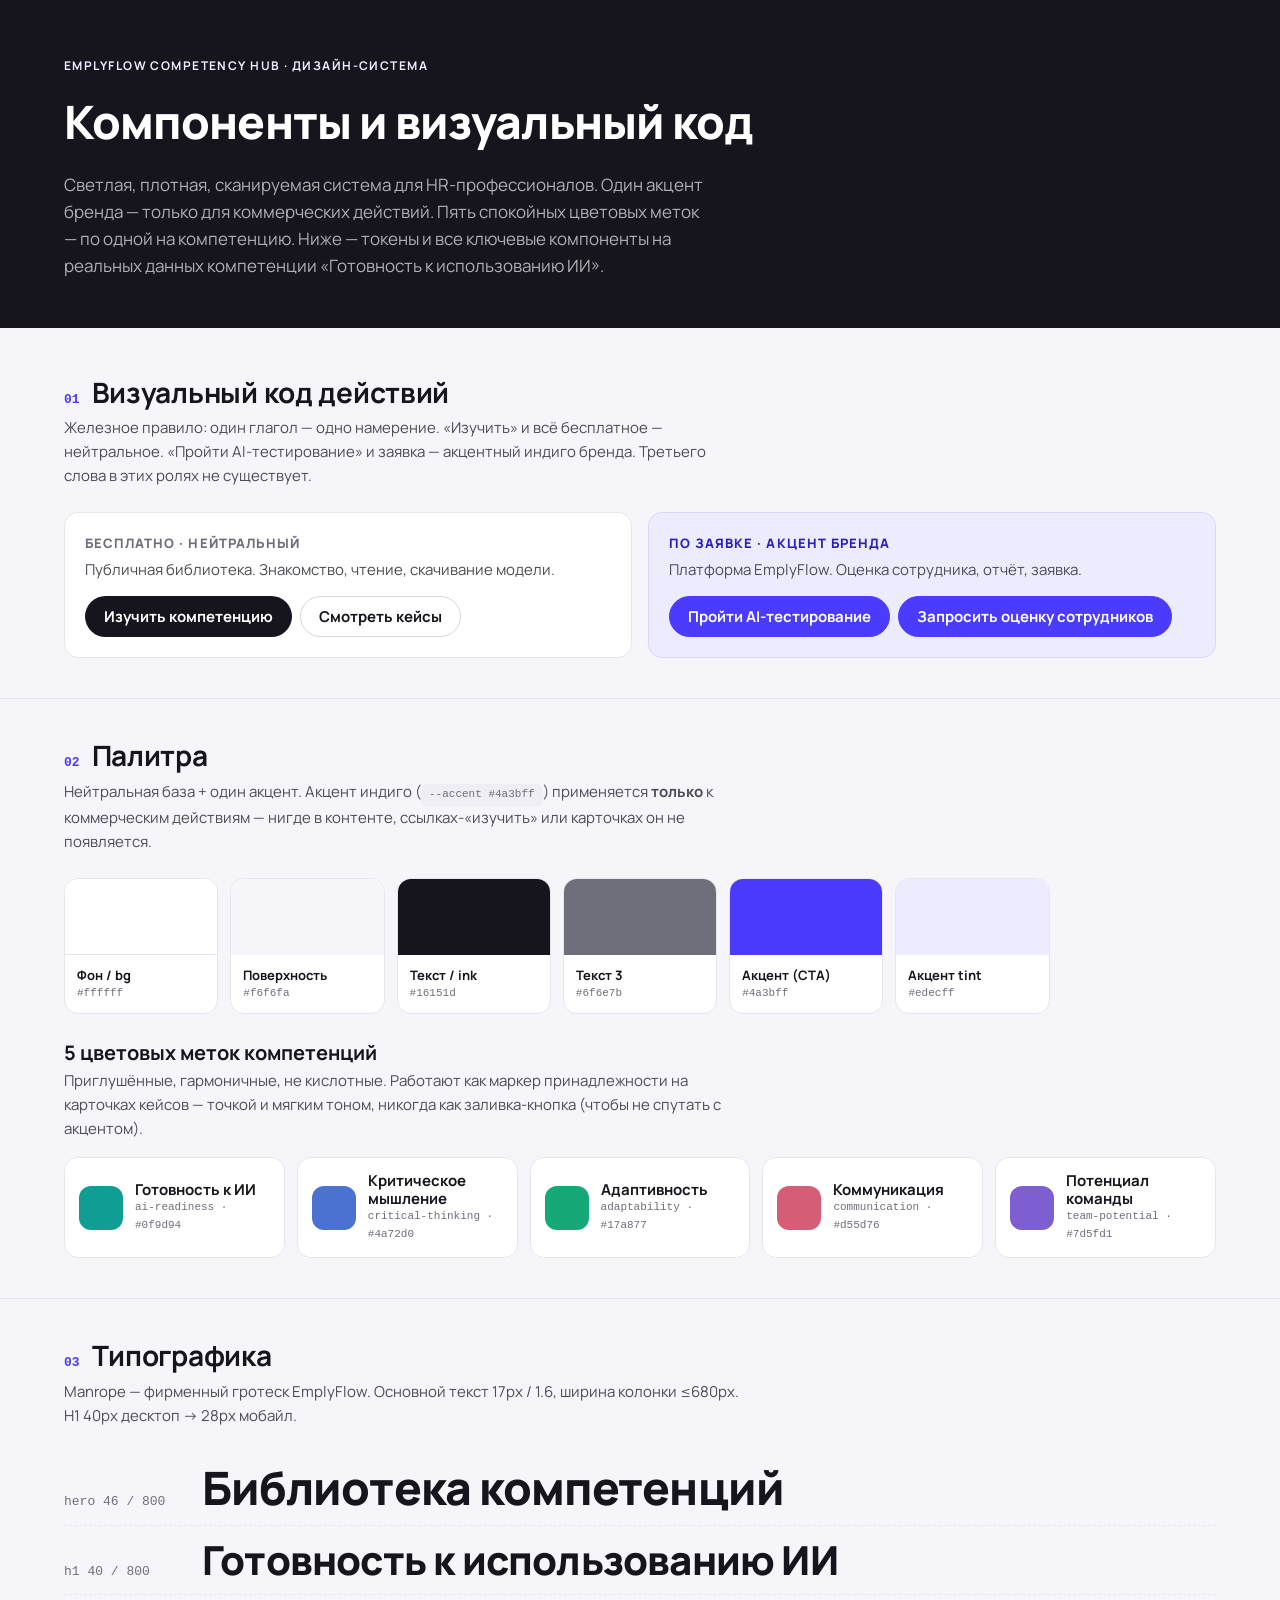
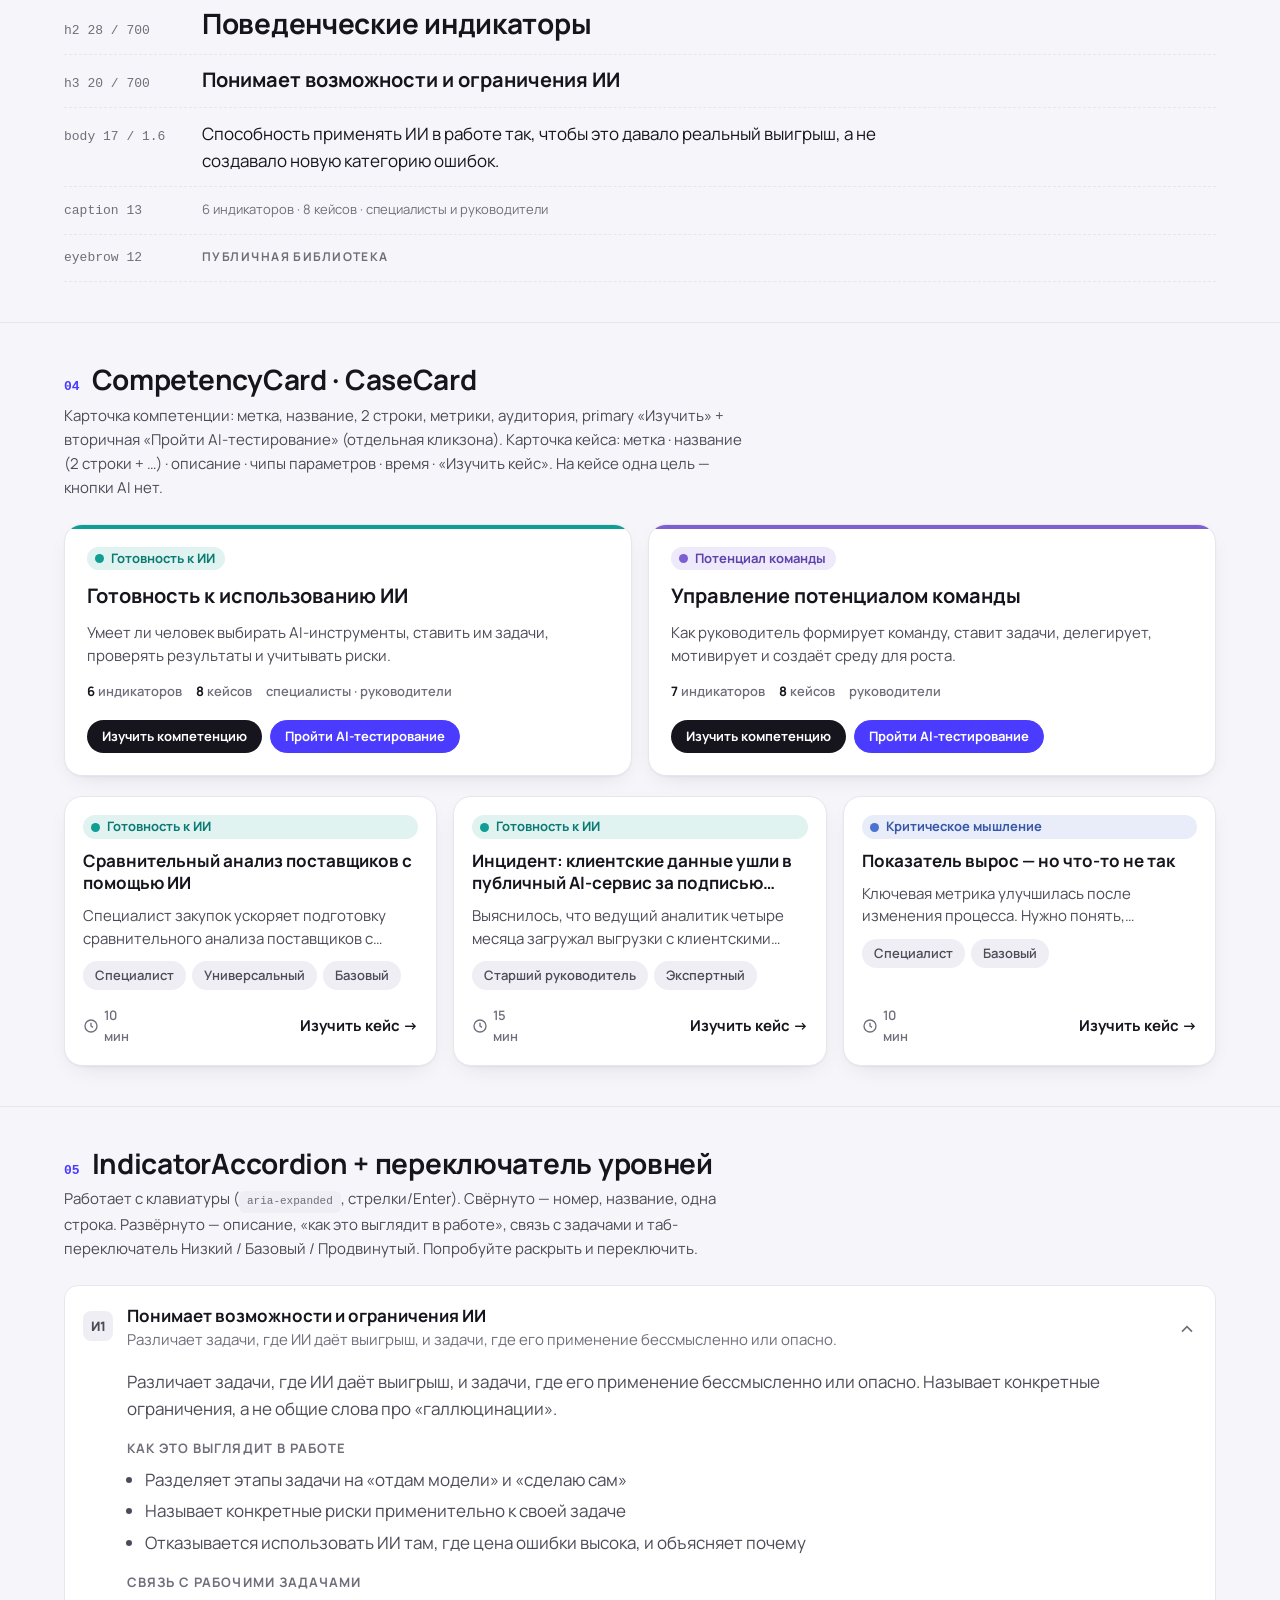
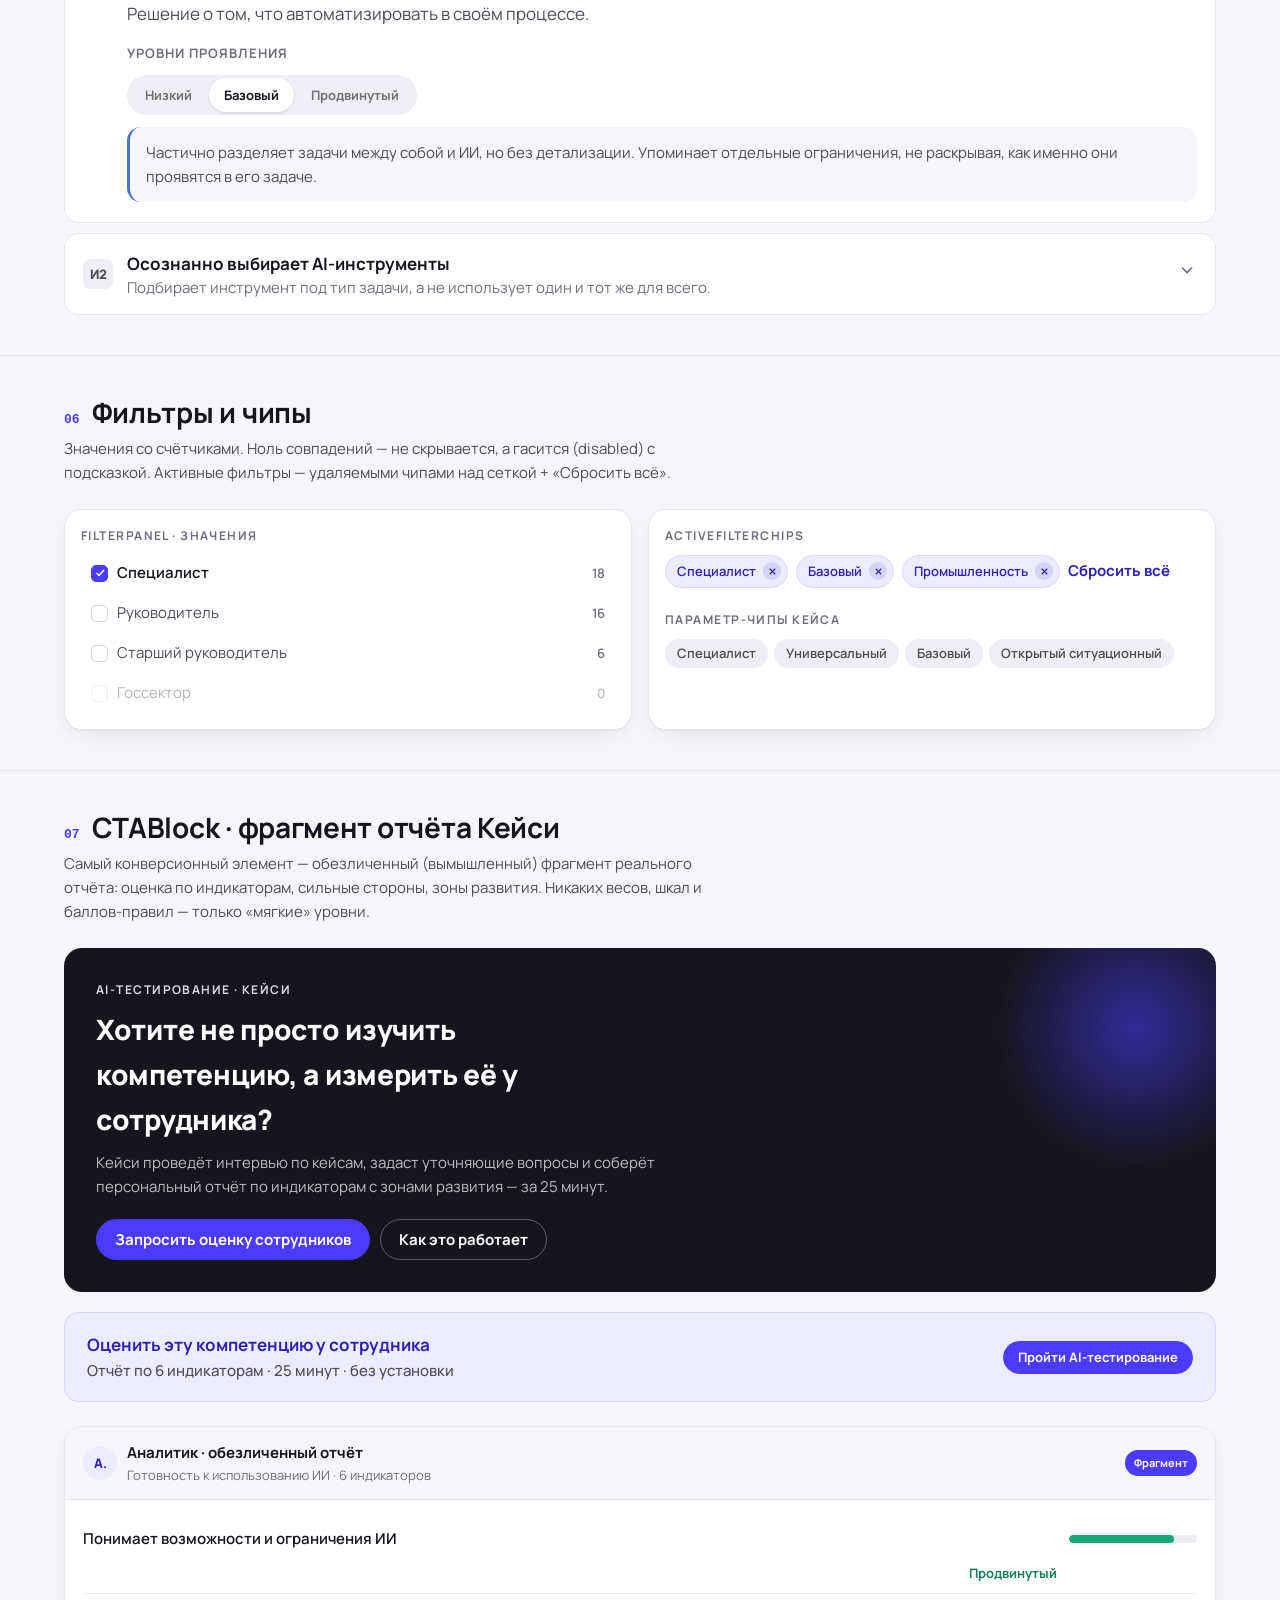
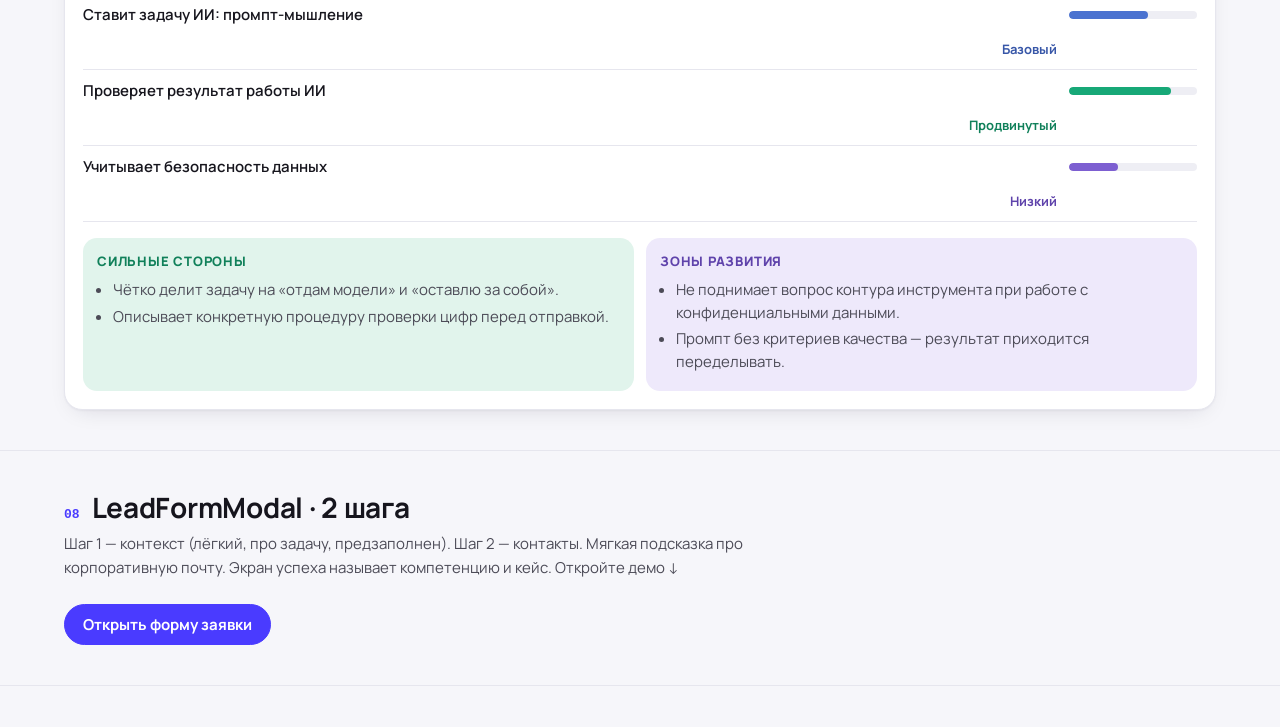
<file: design-system.html>
<!DOCTYPE html>
<!--
  EmplyFlow Competency Hub — ДИЗАЙН-СИСТЕМА (Шаг 1)
  Витрина токенов и компонентов. Вся CSS-часть ниже (:root + reset + компоненты)
  переиспользуется без изменений в финальном SPA-файле для Tilda.
  Шрифт Manrope подключён из Google Fonts — единственная внешняя зависимость (разрешено ТЗ).
-->
<html lang="ru">
<head>
<meta charset="utf-8">
<meta name="viewport" content="width=device-width, initial-scale=1">
<title>EmplyFlow Competency Hub — Дизайн-система</title>
<link rel="preconnect" href="https://fonts.googleapis.com">
<link rel="preconnect" href="https://fonts.gstatic.com" crossorigin>
<link href="https://fonts.googleapis.com/css2?family=Manrope:wght@400;500;600;700;800&display=swap" rel="stylesheet">
<style>
/* =====================================================================
   TOKENS — EmplyFlow Competency Hub (LIGHT theme, dense/scannable)
   Base: white / light-grey. ONE brand accent (indigo) reserved strictly
   for commercial actions (AI-тестирование / заявка). Everything "Изучить"
   is neutral. Each competency owns one muted category label colour.
   ===================================================================== */
:root{
  /* neutrals / surfaces */
  --bg:            #ffffff;
  --surface:       #f6f6fa;
  --surface-2:     #eeeef4;
  --ink:           #16151d;   /* primary text */
  --ink-2:         #4c4b57;   /* secondary   ~7.2:1 */
  --ink-3:         #6f6e7b;   /* tertiary    ~4.7:1 */
  --line:          #e6e6ee;
  --line-strong:   #d5d5e0;

  /* brand accent — COMMERCIAL ACTIONS ONLY */
  --accent:        #4a3bff;
  --accent-deep:   #3a2cf0;
  --accent-tint:   #edecff;
  --accent-ink:    #2c22b8;   /* accent text on white, ≥4.5:1 */

  /* neutral action ("Изучить") */
  --neutral-btn-bg:   #16151d;
  --neutral-btn-ink:  #ffffff;

  /* competency label colours — 5 muted, harmonious, non-acidic */
  --k-ai:        #0f9d94;  --k-ai-tint:   #e0f3f1;  --k-ai-ink:   #0b7a73;
  --k-crit:      #4a72d0;  --k-crit-tint: #e8edf9;  --k-crit-ink: #3857a8;
  --k-adapt:     #17a877;  --k-adapt-tint:#e1f4ec;  --k-adapt-ink:#10805a;
  --k-comm:      #d55d76;  --k-comm-tint: #fbe8ec;  --k-comm-ink: #b03e57;
  --k-team:      #7d5fd1;  --k-team-tint: #eee9fb;  --k-team-ink: #5f43ab;

  /* type scale */
  --f-hero:  clamp(30px, 5vw, 46px);
  --f-h1:    clamp(28px, 4vw, 40px);
  --f-h2:    clamp(22px, 2.4vw, 28px);
  --f-h3:    20px;
  --f-h4:    17px;
  --f-body:  17px;
  --f-sm:    15px;
  --f-cap:   13px;
  --f-eye:   12px;

  --r-sm: 10px;
  --r-md: 14px;
  --r-lg: 18px;
  --r-pill: 999px;

  --measure: 680px;
  --shadow-card: 0 1px 2px rgba(20,18,45,.04), 0 8px 24px -12px rgba(20,18,45,.18);
  --shadow-pop:  0 12px 40px -8px rgba(20,18,45,.28);
  --ease: cubic-bezier(.2,.7,.2,1);
}

*{box-sizing:border-box}
html,body{margin:0}
body{
  font-family:'Manrope',system-ui,-apple-system,'Segoe UI',Roboto,sans-serif;
  font-size:var(--f-body);
  line-height:1.6;
  color:var(--ink);
  background:var(--surface);
  -webkit-font-smoothing:antialiased;
}
a{color:var(--accent-ink);text-decoration:none}
a:hover{color:var(--accent-deep);text-decoration:underline}
h1,h2,h3,h4,p{margin:0}
img{max-width:100%;display:block}
:focus-visible{outline:2.5px solid var(--accent);outline-offset:2px;border-radius:6px}

/* ---- type helpers ---- */
.h-hero{font-size:var(--f-hero);font-weight:800;line-height:1.05;letter-spacing:-.02em}
.h1{font-size:var(--f-h1);font-weight:800;line-height:1.1;letter-spacing:-.02em}
.h2{font-size:var(--f-h2);font-weight:700;line-height:1.15;letter-spacing:-.01em}
.h3{font-size:var(--f-h3);font-weight:700;line-height:1.25}
.h4{font-size:var(--f-h4);font-weight:700;line-height:1.3}
.sm{font-size:var(--f-sm)}
.cap{font-size:var(--f-cap);color:var(--ink-3)}
.eyebrow{font-size:var(--f-eye);font-weight:700;letter-spacing:.12em;text-transform:uppercase;color:var(--ink-3)}
.muted{color:var(--ink-2)}
.measure{max-width:var(--measure)}

/* =====================================================================
   BUTTONS — the visual code lives here.
   .btn--accent  → COMMERCIAL only (Пройти AI-тестирование / заявка)
   .btn--neutral → free / "Изучить" primary
   .btn--ghost   → free / secondary
   ===================================================================== */
.btn{
  display:inline-flex;align-items:center;justify-content:center;gap:8px;
  font:inherit;font-weight:700;font-size:var(--f-sm);line-height:1;
  padding:12px 18px;border-radius:var(--r-pill);border:1.5px solid transparent;
  cursor:pointer;white-space:nowrap;transition:all .15s var(--ease);
  text-decoration:none;
}
.btn:hover{text-decoration:none}
.btn svg{width:17px;height:17px;flex:none}
.btn--accent{background:var(--accent);color:#fff;border-color:var(--accent)}
.btn--accent:hover{background:var(--accent-deep);border-color:var(--accent-deep);color:#fff}
.btn--neutral{background:var(--neutral-btn-bg);color:var(--neutral-btn-ink)}
.btn--neutral:hover{background:#000;color:#fff}
.btn--ghost{background:transparent;color:var(--ink);border-color:var(--line-strong)}
.btn--ghost:hover{background:var(--surface-2);color:var(--ink)}
.btn--sm{padding:9px 14px;font-size:var(--f-cap)}
.btn--block{width:100%}

/* =====================================================================
   COMPETENCY LABEL — the ownership marker on cards
   ===================================================================== */
.klabel{display:inline-flex;align-items:center;gap:7px;font-size:var(--f-cap);font-weight:700;
  padding:4px 10px 4px 8px;border-radius:var(--r-pill);line-height:1.2}
.kdot{width:9px;height:9px;border-radius:50%;flex:none}
.k-ai{background:var(--k-ai-tint);color:var(--k-ai-ink)}       .k-ai .kdot{background:var(--k-ai)}
.k-crit{background:var(--k-crit-tint);color:var(--k-crit-ink)} .k-crit .kdot{background:var(--k-crit)}
.k-adapt{background:var(--k-adapt-tint);color:var(--k-adapt-ink)} .k-adapt .kdot{background:var(--k-adapt)}
.k-comm{background:var(--k-comm-tint);color:var(--k-comm-ink)} .k-comm .kdot{background:var(--k-comm)}
.k-team{background:var(--k-team-tint);color:var(--k-team-ink)} .k-team .kdot{background:var(--k-team)}

/* =====================================================================
   CHIPS — parameter chips + filter chips
   ===================================================================== */
.chip{display:inline-flex;align-items:center;gap:6px;font-size:var(--f-cap);font-weight:600;
  padding:5px 11px;border-radius:var(--r-pill);background:var(--surface-2);color:var(--ink-2);
  border:1px solid transparent;line-height:1.3}
.chip svg{width:14px;height:14px}
/* filter value (selectable) */
.fval{display:flex;align-items:center;gap:9px;width:100%;text-align:left;font:inherit;font-size:var(--f-sm);
  padding:7px 9px;border-radius:var(--r-sm);background:transparent;border:1px solid transparent;cursor:pointer;color:var(--ink-2);transition:background .12s}
.fval:hover{background:var(--surface)}
.fval .box{width:17px;height:17px;border-radius:5px;border:1.5px solid var(--line-strong);flex:none;display:grid;place-items:center;background:#fff}
.fval .cnt{margin-left:auto;font-size:var(--f-cap);color:var(--ink-3);font-weight:600}
.fval[aria-checked="true"]{color:var(--ink);font-weight:600}
.fval[aria-checked="true"] .box{background:var(--accent);border-color:var(--accent)}
.fval[aria-checked="true"] .box svg{width:12px;height:12px;color:#fff;display:block}
.fval[aria-checked="true"] .box svg{opacity:1}
.fval .box svg{opacity:0}
.fval[disabled]{opacity:.42;cursor:not-allowed}
.fval[disabled]:hover{background:transparent}
/* active-filter chip (removable) */
.achip{display:inline-flex;align-items:center;gap:7px;font-size:var(--f-cap);font-weight:600;
  padding:5px 6px 5px 11px;border-radius:var(--r-pill);background:var(--accent-tint);color:var(--accent-ink);border:1px solid #d9d6ff}
.achip button{display:grid;place-items:center;width:18px;height:18px;border:none;border-radius:50%;
  background:rgba(44,34,184,.12);color:var(--accent-ink);cursor:pointer;padding:0}
.achip button:hover{background:rgba(44,34,184,.22)}
.achip button svg{width:11px;height:11px}

/* =====================================================================
   CARDS
   ===================================================================== */
.card{background:var(--bg);border:1px solid var(--line);border-radius:var(--r-lg);box-shadow:var(--shadow-card)}

/* Competency card */
.comp-card{position:relative;display:flex;flex-direction:column;gap:14px;padding:22px;overflow:hidden;
  transition:transform .18s var(--ease),box-shadow .18s var(--ease);cursor:pointer}
.comp-card:hover{transform:translateY(-2px);box-shadow:var(--shadow-pop)}
.comp-card .accent-edge{position:absolute;top:0;left:0;right:0;height:4px}
.comp-card .ctop{display:flex;align-items:center;justify-content:space-between;gap:10px}
.comp-card h3{font-size:var(--f-h3);font-weight:700;line-height:1.2}
.comp-card .desc{color:var(--ink-2);font-size:var(--f-sm);line-height:1.5;
  display:-webkit-box;-webkit-line-clamp:2;-webkit-box-orient:vertical;overflow:hidden}
.comp-card .meta{display:flex;flex-wrap:wrap;gap:6px 14px;font-size:var(--f-cap);color:var(--ink-3);font-weight:600}
.comp-card .meta b{color:var(--ink);font-weight:700}
.comp-card .actions{display:flex;gap:8px;margin-top:auto;padding-top:4px}

/* Case card */
.case-card{display:flex;flex-direction:column;gap:11px;padding:18px;transition:transform .18s var(--ease),box-shadow .18s var(--ease);cursor:pointer}
.case-card:hover{transform:translateY(-2px);box-shadow:var(--shadow-pop)}
.case-card h4{font-size:var(--f-h4);font-weight:700;line-height:1.3;
  display:-webkit-box;-webkit-line-clamp:2;-webkit-box-orient:vertical;overflow:hidden}
.case-card .cdesc{color:var(--ink-2);font-size:var(--f-sm);line-height:1.5;
  display:-webkit-box;-webkit-line-clamp:2;-webkit-box-orient:vertical;overflow:hidden}
.case-card .chips{display:flex;flex-wrap:wrap;gap:6px}
.case-card .foot{display:flex;align-items:center;justify-content:space-between;gap:10px;margin-top:auto;padding-top:4px}
.case-card .time{display:inline-flex;align-items:center;gap:5px;font-size:var(--f-cap);color:var(--ink-3);font-weight:600}
.case-card .learn{font-size:var(--f-sm);font-weight:700;color:var(--ink);display:inline-flex;align-items:center;gap:5px}
.case-card:hover .learn{color:#000}

/* =====================================================================
   INDICATOR ACCORDION (with built-in level tabs)
   ===================================================================== */
.acc{border:1px solid var(--line);border-radius:var(--r-md);overflow:hidden;background:var(--bg)}
.acc+.acc{margin-top:10px}
.acc__head{display:flex;align-items:center;gap:14px;width:100%;text-align:left;font:inherit;
  padding:16px 18px;background:transparent;border:none;cursor:pointer;color:var(--ink)}
.acc__head:hover{background:var(--surface)}
.acc__num{width:30px;height:30px;border-radius:8px;background:var(--surface-2);display:grid;place-items:center;
  font-size:var(--f-cap);font-weight:800;color:var(--ink-2);flex:none}
.acc__t{flex:1;min-width:0}
.acc__t .tt{font-size:var(--f-h4);font-weight:700;line-height:1.3}
.acc__t .ts{font-size:var(--f-sm);color:var(--ink-3);line-height:1.4;
  display:-webkit-box;-webkit-line-clamp:1;-webkit-box-orient:vertical;overflow:hidden}
.acc__chev{flex:none;color:var(--ink-3);transition:transform .2s var(--ease)}
.acc[data-open="true"] .acc__chev{transform:rotate(180deg)}
.acc__body{display:none;padding:2px 18px 20px 62px}
.acc[data-open="true"] .acc__body{display:block}
.acc__body p{color:var(--ink-2);margin-bottom:12px}
.acc__body .lab{font-size:var(--f-cap);font-weight:700;text-transform:uppercase;letter-spacing:.08em;color:var(--ink-3);margin:16px 0 7px}
.acc__body ul{margin:0;padding-left:18px;color:var(--ink-2)}
.acc__body li{margin-bottom:4px}

/* level tabs */
.ltabs{display:inline-flex;padding:3px;background:var(--surface-2);border-radius:var(--r-pill);gap:2px;margin-top:4px}
.ltab{font:inherit;font-size:var(--f-cap);font-weight:700;padding:7px 15px;border-radius:var(--r-pill);
  border:none;background:transparent;color:var(--ink-3);cursor:pointer;transition:all .15s}
.ltab[aria-selected="true"]{background:#fff;color:var(--ink);box-shadow:0 1px 3px rgba(20,18,45,.12)}
.lpanel{margin-top:12px;padding:14px 16px;background:var(--surface);border-radius:var(--r-md);
  border-left:3px solid var(--line-strong);color:var(--ink-2);font-size:var(--f-sm);line-height:1.55}
.lpanel[data-lvl="low"]{border-left-color:#c9c9d4}
.lpanel[data-lvl="base"]{border-left-color:var(--k-crit)}
.lpanel[data-lvl="adv"]{border-left-color:var(--k-adapt)}

/* =====================================================================
   CTA BLOCK
   ===================================================================== */
.cta{position:relative;background:var(--ink);color:#fff;border-radius:var(--r-lg);padding:32px;overflow:hidden}
.cta .eyebrow{color:var(--accent-tint);opacity:.9}
.cta h3{color:#fff;font-size:var(--f-h2);font-weight:800;letter-spacing:-.01em;margin:8px 0 10px;max-width:560px}
.cta p{color:rgba(255,255,255,.72);max-width:560px;font-size:var(--f-sm)}
.cta .cta__actions{display:flex;flex-wrap:wrap;gap:10px;margin-top:20px}
.cta__glow{position:absolute;right:-60px;top:-60px;width:280px;height:280px;border-radius:50%;
  background:radial-gradient(circle,rgba(74,59,255,.55),transparent 70%);pointer-events:none}
.cta-inline{display:flex;align-items:center;justify-content:space-between;gap:20px;flex-wrap:wrap;
  background:var(--accent-tint);border:1px solid #d9d6ff;border-radius:var(--r-md);padding:18px 22px}
.cta-inline .txt{font-weight:700;color:var(--accent-ink)}
.cta-inline .txt span{display:block;font-weight:500;color:var(--ink-2);font-size:var(--f-sm)}

/* =====================================================================
   REPORT FRAGMENT — most conversion-critical block (anonymised, fictional)
   ===================================================================== */
.report{background:var(--bg);border:1px solid var(--line);border-radius:var(--r-lg);overflow:hidden;box-shadow:var(--shadow-card)}
.report__bar{display:flex;align-items:center;justify-content:space-between;gap:10px;padding:14px 18px;background:var(--surface);border-bottom:1px solid var(--line)}
.report__who{display:flex;align-items:center;gap:10px}
.report__ava{width:34px;height:34px;border-radius:50%;background:var(--accent-tint);color:var(--accent-ink);display:grid;place-items:center;font-weight:800;font-size:var(--f-cap)}
.report__badge{font-size:11px;font-weight:700;padding:4px 9px;border-radius:var(--r-pill);background:var(--accent);color:#fff}
.report__body{padding:18px}
.rrow{display:grid;grid-template-columns:1fr 128px;gap:12px;align-items:center;padding:9px 0;border-bottom:1px solid var(--line)}
.rrow:last-child{border-bottom:none}
.rrow .rname{font-size:var(--f-sm);font-weight:600}
.rbar{height:8px;border-radius:var(--r-pill);background:var(--surface-2);overflow:hidden}
.rbar span{display:block;height:100%;border-radius:var(--r-pill)}
.rlvl{font-size:var(--f-cap);font-weight:700;text-align:right}
.rcols{display:grid;grid-template-columns:1fr 1fr;gap:12px;margin-top:16px}
.rcol{padding:14px;border-radius:var(--r-md);font-size:var(--f-sm);line-height:1.5}
.rcol.strong{background:var(--k-adapt-tint)}
.rcol.grow{background:var(--k-team-tint)}
.rcol h5{margin:0 0 8px;font-size:var(--f-cap);font-weight:800;text-transform:uppercase;letter-spacing:.06em}
.rcol.strong h5{color:var(--k-adapt-ink)}
.rcol.grow h5{color:var(--k-team-ink)}
.rcol ul{margin:0;padding-left:16px;color:var(--ink-2)}
.rcol li{margin-bottom:4px}

/* =====================================================================
   MODAL (Lead form)
   ===================================================================== */
.field{margin-bottom:14px}
.field label{display:block;font-size:var(--f-cap);font-weight:700;margin-bottom:6px;color:var(--ink-2)}
.field label .req{color:var(--k-comm)}
.field input,.field textarea,.field select{width:100%;font:inherit;font-size:var(--f-sm);
  padding:11px 13px;border:1.5px solid var(--line-strong);border-radius:var(--r-sm);background:#fff;color:var(--ink)}
.field input:focus,.field textarea:focus,.field select:focus{border-color:var(--accent);outline:none}
.field .hint{font-size:var(--f-cap);color:var(--ink-3);margin-top:5px}
.field .hint.warn{color:var(--k-comm-ink)}
.field .hint.err{color:#c0392b;font-weight:600}
.field.invalid input{border-color:#c0392b}
.seg{display:flex;flex-wrap:wrap;gap:7px}
.seg button{font:inherit;font-size:var(--f-cap);font-weight:600;padding:8px 13px;border-radius:var(--r-pill);
  border:1.5px solid var(--line-strong);background:#fff;color:var(--ink-2);cursor:pointer}
.seg button[aria-pressed="true"]{border-color:var(--accent);background:var(--accent-tint);color:var(--accent-ink)}

/* skeletons */
.sk{background:linear-gradient(100deg,var(--surface-2) 30%,#f4f4f8 50%,var(--surface-2) 70%);
  background-size:200% 100%;animation:sh 1.3s infinite linear;border-radius:8px}
@keyframes sh{to{background-position:-200% 0}}

/* =====================================================================
   SHOWCASE PAGE LAYOUT (this file only — not part of the SPA)
   ===================================================================== */
.wrap{max-width:1200px;margin:0 auto;padding:0 24px}
.ds-hero{background:var(--ink);color:#fff;padding:56px 0 48px;margin-bottom:8px}
.ds-hero .eyebrow{color:var(--accent-tint)}
.ds-hero h1{color:#fff;font-size:var(--f-hero);font-weight:800;letter-spacing:-.02em;margin:10px 0 12px}
.ds-hero p{color:rgba(255,255,255,.66);max-width:640px}
section.ds{padding:40px 0;border-bottom:1px solid var(--line)}
.ds-head{display:flex;align-items:baseline;gap:12px;margin-bottom:6px}
.ds-head .n{font-size:var(--f-cap);font-weight:800;color:var(--accent);font-family:ui-monospace,Menlo,monospace}
.ds-note{color:var(--ink-2);max-width:var(--measure);margin-bottom:24px;font-size:var(--f-sm)}
.grid-sw{display:grid;grid-template-columns:repeat(auto-fill,minmax(150px,1fr));gap:12px}
.sw{border:1px solid var(--line);border-radius:var(--r-md);overflow:hidden;background:#fff}
.sw .chip-c{height:76px}
.sw .info{padding:10px 12px}
.sw .info .nm{font-size:var(--f-cap);font-weight:700}
.sw .info .hex{font-size:11px;color:var(--ink-3);font-family:ui-monospace,Menlo,monospace}
.klist{display:grid;grid-template-columns:repeat(auto-fill,minmax(220px,1fr));gap:12px}
.krow{display:flex;align-items:center;gap:12px;padding:14px;border:1px solid var(--line);border-radius:var(--r-md);background:#fff}
.kswatch{width:44px;height:44px;border-radius:12px;flex:none}
.krow .knm{font-size:var(--f-sm);font-weight:700;line-height:1.2}
.krow .kslug{font-size:11px;color:var(--ink-3);font-family:ui-monospace,Menlo,monospace}
.type-row{display:flex;align-items:baseline;gap:18px;padding:12px 0;border-bottom:1px dashed var(--line)}
.type-row .tag{width:120px;flex:none;font-size:var(--f-cap);color:var(--ink-3);font-family:ui-monospace,Menlo,monospace}
.code-demo{display:grid;grid-template-columns:1fr 1fr;gap:16px;margin-top:8px}
.code-demo .pane{padding:20px;border-radius:var(--r-md);border:1px solid var(--line)}
.code-demo .pane.free{background:#fff}
.code-demo .pane.paid{background:var(--accent-tint);border-color:#d9d6ff}
.code-demo .pane .plab{font-size:var(--f-cap);font-weight:800;text-transform:uppercase;letter-spacing:.08em;margin-bottom:4px}
.code-demo .pane.free .plab{color:var(--ink-3)}
.code-demo .pane.paid .plab{color:var(--accent-ink)}
.demo-grid{display:grid;gap:16px}
.g2{grid-template-columns:repeat(2,1fr)}
.g3{grid-template-columns:repeat(3,1fr)}
@media(max-width:820px){.code-demo,.g2,.g3,.rcols{grid-template-columns:1fr}}
.backdrop{position:fixed;inset:0;background:rgba(20,18,45,.55);display:none;place-items:center;z-index:50;padding:20px;backdrop-filter:blur(3px)}
.backdrop.on{display:grid}
.modal{width:min(560px,100%);max-height:90vh;overflow:auto;background:#fff;border-radius:var(--r-lg);box-shadow:var(--shadow-pop)}
.modal__top{display:flex;align-items:flex-start;justify-content:space-between;gap:12px;padding:22px 24px 8px}
.modal__x{border:none;background:var(--surface-2);width:32px;height:32px;border-radius:50%;cursor:pointer;display:grid;place-items:center;color:var(--ink-2)}
.modal__steps{display:flex;gap:6px;padding:0 24px 14px}
.modal__steps .s{flex:1;height:4px;border-radius:var(--r-pill);background:var(--surface-2)}
.modal__steps .s.on{background:var(--accent)}
.modal__b{padding:4px 24px 24px}
.tag-note{display:inline-block;font-size:11px;font-family:ui-monospace,Menlo,monospace;color:var(--ink-3);background:var(--surface-2);padding:2px 8px;border-radius:6px}
</style>
</head>
<body>

<header class="ds-hero">
  <div class="wrap">
    <div class="eyebrow">EmplyFlow Competency Hub · Дизайн-система</div>
    <h1>Компоненты и визуальный код</h1>
    <p>Светлая, плотная, сканируемая система для HR-профессионалов. Один акцент бренда — только для коммерческих действий. Пять спокойных цветовых меток — по одной на компетенцию. Ниже — токены и все ключевые компоненты на реальных данных компетенции «Готовность к использованию ИИ».</p>
  </div>
</header>

<!-- 1. VISUAL CODE -->
<section class="ds">
  <div class="wrap">
    <div class="ds-head"><span class="n">01</span><h2 class="h2">Визуальный код действий</h2></div>
    <p class="ds-note">Железное правило: один глагол — одно намерение. «Изучить» и всё бесплатное — нейтральное. «Пройти AI-тестирование» и заявка — акцентный индиго бренда. Третьего слова в этих ролях не существует.</p>
    <div class="code-demo">
      <div class="pane free">
        <div class="plab">Бесплатно · нейтральный</div>
        <p class="sm muted" style="margin-bottom:14px">Публичная библиотека. Знакомство, чтение, скачивание модели.</p>
        <div style="display:flex;gap:8px;flex-wrap:wrap">
          <a class="btn btn--neutral">Изучить компетенцию</a>
          <a class="btn btn--ghost">Смотреть кейсы</a>
        </div>
      </div>
      <div class="pane paid">
        <div class="plab">По заявке · акцент бренда</div>
        <p class="sm muted" style="margin-bottom:14px">Платформа EmplyFlow. Оценка сотрудника, отчёт, заявка.</p>
        <div style="display:flex;gap:8px;flex-wrap:wrap">
          <a class="btn btn--accent">Пройти AI-тестирование</a>
          <a class="btn btn--accent">Запросить оценку сотрудников</a>
        </div>
      </div>
    </div>
  </div>
</section>

<!-- 2. PALETTE -->
<section class="ds">
  <div class="wrap">
    <div class="ds-head"><span class="n">02</span><h2 class="h2">Палитра</h2></div>
    <p class="ds-note">Нейтральная база + один акцент. Акцент индиго (<span class="tag-note">--accent #4a3bff</span>) применяется <b>только</b> к коммерческим действиям — нигде в контенте, ссылках-«изучить» или карточках он не появляется.</p>
    <div class="grid-sw" style="margin-bottom:26px">
      <div class="sw"><div class="chip-c" style="background:#fff;border-bottom:1px solid var(--line)"></div><div class="info"><div class="nm">Фон / bg</div><div class="hex">#ffffff</div></div></div>
      <div class="sw"><div class="chip-c" style="background:var(--surface)"></div><div class="info"><div class="nm">Поверхность</div><div class="hex">#f6f6fa</div></div></div>
      <div class="sw"><div class="chip-c" style="background:var(--ink)"></div><div class="info"><div class="nm">Текст / ink</div><div class="hex">#16151d</div></div></div>
      <div class="sw"><div class="chip-c" style="background:var(--ink-3)"></div><div class="info"><div class="nm">Текст 3</div><div class="hex">#6f6e7b</div></div></div>
      <div class="sw"><div class="chip-c" style="background:var(--accent)"></div><div class="info"><div class="nm">Акцент (CTA)</div><div class="hex">#4a3bff</div></div></div>
      <div class="sw"><div class="chip-c" style="background:var(--accent-tint)"></div><div class="info"><div class="nm">Акцент tint</div><div class="hex">#edecff</div></div></div>
    </div>
    <h3 class="h3" style="margin-bottom:4px">5 цветовых меток компетенций</h3>
    <p class="ds-note" style="margin-bottom:16px">Приглушённые, гармоничные, не кислотные. Работают как маркер принадлежности на карточках кейсов — точкой и мягким тоном, никогда как заливка-кнопка (чтобы не спутать с акцентом).</p>
    <div class="klist">
      <div class="krow"><div class="kswatch" style="background:var(--k-ai)"></div><div><div class="knm">Готовность к ИИ</div><div class="kslug">ai-readiness · #0f9d94</div></div></div>
      <div class="krow"><div class="kswatch" style="background:var(--k-crit)"></div><div><div class="knm">Критическое мышление</div><div class="kslug">critical-thinking · #4a72d0</div></div></div>
      <div class="krow"><div class="kswatch" style="background:var(--k-adapt)"></div><div><div class="knm">Адаптивность</div><div class="kslug">adaptability · #17a877</div></div></div>
      <div class="krow"><div class="kswatch" style="background:var(--k-comm)"></div><div><div class="knm">Коммуникация</div><div class="kslug">communication · #d55d76</div></div></div>
      <div class="krow"><div class="kswatch" style="background:var(--k-team)"></div><div><div class="knm">Потенциал команды</div><div class="kslug">team-potential · #7d5fd1</div></div></div>
    </div>
  </div>
</section>

<!-- 3. TYPE -->
<section class="ds">
  <div class="wrap">
    <div class="ds-head"><span class="n">03</span><h2 class="h2">Типографика</h2></div>
    <p class="ds-note">Manrope — фирменный гротеск EmplyFlow. Основной текст 17px / 1.6, ширина колонки ≤680px. H1 40px десктоп → 28px мобайл.</p>
    <div class="type-row"><div class="tag">hero 46 / 800</div><div class="h-hero">Библиотека компетенций</div></div>
    <div class="type-row"><div class="tag">h1 40 / 800</div><div class="h1">Готовность к использованию ИИ</div></div>
    <div class="type-row"><div class="tag">h2 28 / 700</div><div class="h2">Поведенческие индикаторы</div></div>
    <div class="type-row"><div class="tag">h3 20 / 700</div><div class="h3">Понимает возможности и ограничения ИИ</div></div>
    <div class="type-row"><div class="tag">body 17 / 1.6</div><div class="measure">Способность применять ИИ в работе так, чтобы это давало реальный выигрыш, а не создавало новую категорию ошибок.</div></div>
    <div class="type-row"><div class="tag">caption 13</div><div class="cap">6 индикаторов · 8 кейсов · специалисты и руководители</div></div>
    <div class="type-row"><div class="tag">eyebrow 12</div><div class="eyebrow">Публичная библиотека</div></div>
  </div>
</section>

<!-- 4. COMPETENCY + CASE CARDS -->
<section class="ds">
  <div class="wrap">
    <div class="ds-head"><span class="n">04</span><h2 class="h2">CompetencyCard · CaseCard</h2></div>
    <p class="ds-note">Карточка компетенции: метка, название, 2 строки, метрики, аудитория, primary «Изучить» + вторичная «Пройти AI-тестирование» (отдельная кликзона). Карточка кейса: метка · название (2 строки + …) · описание · чипы параметров · время · «Изучить кейс». На кейсе одна цель — кнопки AI нет.</p>
    <div class="demo-grid g2" style="margin-bottom:20px">
      <article class="card comp-card">
        <div class="accent-edge" style="background:var(--k-ai)"></div>
        <div class="ctop"><span class="klabel k-ai"><span class="kdot"></span>Готовность к ИИ</span></div>
        <h3>Готовность к использованию ИИ</h3>
        <p class="desc">Умеет ли человек выбирать AI-инструменты, ставить им задачи, проверять результаты и учитывать риски.</p>
        <div class="meta"><span><b>6</b> индикаторов</span><span><b>8</b> кейсов</span><span>специалисты · руководители</span></div>
        <div class="actions">
          <a class="btn btn--neutral btn--sm">Изучить компетенцию</a>
          <a class="btn btn--accent btn--sm">Пройти AI-тестирование</a>
        </div>
      </article>
      <article class="card comp-card">
        <div class="accent-edge" style="background:var(--k-team)"></div>
        <div class="ctop"><span class="klabel k-team"><span class="kdot"></span>Потенциал команды</span></div>
        <h3>Управление потенциалом команды</h3>
        <p class="desc">Как руководитель формирует команду, ставит задачи, делегирует, мотивирует и создаёт среду для роста.</p>
        <div class="meta"><span><b>7</b> индикаторов</span><span><b>8</b> кейсов</span><span>руководители</span></div>
        <div class="actions">
          <a class="btn btn--neutral btn--sm">Изучить компетенцию</a>
          <a class="btn btn--accent btn--sm">Пройти AI-тестирование</a>
        </div>
      </article>
    </div>
    <div class="demo-grid g3">
      <article class="card case-card">
        <span class="klabel k-ai"><span class="kdot"></span>Готовность к ИИ</span>
        <h4>Сравнительный анализ поставщиков с помощью ИИ</h4>
        <p class="cdesc">Специалист закупок ускоряет подготовку сравнительного анализа поставщиков с помощью ИИ, не потеряв в качестве выводов.</p>
        <div class="chips"><span class="chip">Специалист</span><span class="chip">Универсальный</span><span class="chip">Базовый</span></div>
        <div class="foot"><span class="time"><svg viewBox="0 0 24 24" fill="none" stroke="currentColor" stroke-width="2"><circle cx="12" cy="12" r="9"/><path d="M12 7v5l3 2"/></svg>10 мин</span><span class="learn">Изучить кейс →</span></div>
      </article>
      <article class="card case-card">
        <span class="klabel k-ai"><span class="kdot"></span>Готовность к ИИ</span>
        <h4>Инцидент: клиентские данные ушли в публичный AI-сервис за подписью компании</h4>
        <p class="cdesc">Выяснилось, что ведущий аналитик четыре месяца загружал выгрузки с клиентскими данными в публичный сервис.</p>
        <div class="chips"><span class="chip">Старший руководитель</span><span class="chip">Экспертный</span></div>
        <div class="foot"><span class="time"><svg viewBox="0 0 24 24" fill="none" stroke="currentColor" stroke-width="2"><circle cx="12" cy="12" r="9"/><path d="M12 7v5l3 2"/></svg>15 мин</span><span class="learn">Изучить кейс →</span></div>
      </article>
      <article class="card case-card">
        <span class="klabel k-crit"><span class="kdot"></span>Критическое мышление</span>
        <h4>Показатель вырос — но что-то не так</h4>
        <p class="cdesc">Ключевая метрика улучшилась после изменения процесса. Нужно понять, действительно ли изменение сработало.</p>
        <div class="chips"><span class="chip">Специалист</span><span class="chip">Базовый</span></div>
        <div class="foot"><span class="time"><svg viewBox="0 0 24 24" fill="none" stroke="currentColor" stroke-width="2"><circle cx="12" cy="12" r="9"/><path d="M12 7v5l3 2"/></svg>10 мин</span><span class="learn">Изучить кейс →</span></div>
      </article>
    </div>
  </div>
</section>

<!-- 5. INDICATOR ACCORDION -->
<section class="ds">
  <div class="wrap">
    <div class="ds-head"><span class="n">05</span><h2 class="h2">IndicatorAccordion + переключатель уровней</h2></div>
    <p class="ds-note">Работает с клавиатуры (<span class="tag-note">aria-expanded</span>, стрелки/Enter). Свёрнуто — номер, название, одна строка. Развёрнуто — описание, «как это выглядит в работе», связь с задачами и таб-переключатель Низкий / Базовый / Продвинутый. Попробуйте раскрыть и переключить.</p>
    <div id="accDemo"></div>
  </div>
</section>

<!-- 6. FILTERS -->
<section class="ds">
  <div class="wrap">
    <div class="ds-head"><span class="n">06</span><h2 class="h2">Фильтры и чипы</h2></div>
    <p class="ds-note">Значения со счётчиками. Ноль совпадений — не скрывается, а гасится (disabled) с подсказкой. Активные фильтры — удаляемыми чипами над сеткой + «Сбросить всё».</p>
    <div class="demo-grid g2">
      <div class="card" style="padding:16px">
        <div class="eyebrow" style="margin-bottom:8px">FilterPanel · значения</div>
        <div class="fval" role="checkbox" aria-checked="true" tabindex="0"><span class="box"><svg viewBox="0 0 24 24" fill="none" stroke="currentColor" stroke-width="3"><path d="M5 12l5 5L20 6"/></svg></span>Специалист<span class="cnt">18</span></div>
        <div class="fval" role="checkbox" aria-checked="false" tabindex="0"><span class="box"><svg viewBox="0 0 24 24" fill="none" stroke="currentColor" stroke-width="3"><path d="M5 12l5 5L20 6"/></svg></span>Руководитель<span class="cnt">16</span></div>
        <div class="fval" role="checkbox" aria-checked="false" tabindex="0"><span class="box"><svg viewBox="0 0 24 24" fill="none" stroke="currentColor" stroke-width="3"><path d="M5 12l5 5L20 6"/></svg></span>Старший руководитель<span class="cnt">6</span></div>
        <div class="fval" role="checkbox" aria-checked="false" disabled title="Нет кейсов при текущих фильтрах"><span class="box"></span>Госсектор<span class="cnt">0</span></div>
      </div>
      <div class="card" style="padding:16px">
        <div class="eyebrow" style="margin-bottom:10px">ActiveFilterChips</div>
        <div style="display:flex;flex-wrap:wrap;gap:8px;align-items:center">
          <span class="achip">Специалист<button aria-label="Убрать"><svg viewBox="0 0 24 24" fill="none" stroke="currentColor" stroke-width="2.5"><path d="M6 6l12 12M18 6L6 18"/></svg></button></span>
          <span class="achip">Базовый<button aria-label="Убрать"><svg viewBox="0 0 24 24" fill="none" stroke="currentColor" stroke-width="2.5"><path d="M6 6l12 12M18 6L6 18"/></svg></button></span>
          <span class="achip">Промышленность<button aria-label="Убрать"><svg viewBox="0 0 24 24" fill="none" stroke="currentColor" stroke-width="2.5"><path d="M6 6l12 12M18 6L6 18"/></svg></button></span>
          <a href="#" class="sm" style="font-weight:700">Сбросить всё</a>
        </div>
        <div class="eyebrow" style="margin:22px 0 10px">Параметр-чипы кейса</div>
        <div class="chips" style="display:flex;flex-wrap:wrap;gap:6px">
          <span class="chip">Специалист</span><span class="chip">Универсальный</span><span class="chip">Базовый</span><span class="chip">Открытый ситуационный</span>
        </div>
      </div>
    </div>
  </div>
</section>

<!-- 7. CTA + REPORT -->
<section class="ds">
  <div class="wrap">
    <div class="ds-head"><span class="n">07</span><h2 class="h2">CTABlock · фрагмент отчёта Кейси</h2></div>
    <p class="ds-note">Самый конверсионный элемент — обезличенный (вымышленный) фрагмент реального отчёта: оценка по индикаторам, сильные стороны, зоны развития. Никаких весов, шкал и баллов-правил — только «мягкие» уровни.</p>
    <div class="cta" style="margin-bottom:20px">
      <div class="cta__glow"></div>
      <div class="eyebrow">AI-тестирование · Кейси</div>
      <h3>Хотите не просто изучить компетенцию, а измерить её у сотрудника?</h3>
      <p>Кейси проведёт интервью по кейсам, задаст уточняющие вопросы и соберёт персональный отчёт по индикаторам с зонами развития — за 25 минут.</p>
      <div class="cta__actions">
        <a class="btn btn--accent">Запросить оценку сотрудников</a>
        <a class="btn btn--ghost" style="color:#fff;border-color:rgba(255,255,255,.3)">Как это работает</a>
      </div>
    </div>

    <div class="cta-inline" style="margin-bottom:24px">
      <div class="txt">Оценить эту компетенцию у сотрудника<span>Отчёт по 6 индикаторам · 25 минут · без установки</span></div>
      <a class="btn btn--accent btn--sm">Пройти AI-тестирование</a>
    </div>

    <div class="report">
      <div class="report__bar">
        <div class="report__who">
          <div class="report__ava">А.</div>
          <div><div style="font-weight:700;font-size:var(--f-sm)">Аналитик · обезличенный отчёт</div><div class="cap">Готовность к использованию ИИ · 6 индикаторов</div></div>
        </div>
        <span class="report__badge">Фрагмент</span>
      </div>
      <div class="report__body">
        <div class="rrow"><div class="rname">Понимает возможности и ограничения ИИ</div><div class="rbar"><span style="width:82%;background:var(--k-adapt)"></span></div><div class="rlvl" style="color:var(--k-adapt-ink)">Продвинутый</div></div>
        <div class="rrow"><div class="rname">Ставит задачу ИИ: промпт-мышление</div><div class="rbar"><span style="width:62%;background:var(--k-crit)"></span></div><div class="rlvl" style="color:var(--k-crit-ink)">Базовый</div></div>
        <div class="rrow"><div class="rname">Проверяет результат работы ИИ</div><div class="rbar"><span style="width:80%;background:var(--k-adapt)"></span></div><div class="rlvl" style="color:var(--k-adapt-ink)">Продвинутый</div></div>
        <div class="rrow"><div class="rname">Учитывает безопасность данных</div><div class="rbar"><span style="width:38%;background:var(--k-team)"></span></div><div class="rlvl" style="color:var(--k-team-ink)">Низкий</div></div>
        <div class="rcols">
          <div class="rcol strong"><h5>Сильные стороны</h5><ul><li>Чётко делит задачу на «отдам модели» и «оставлю за собой».</li><li>Описывает конкретную процедуру проверки цифр перед отправкой.</li></ul></div>
          <div class="rcol grow"><h5>Зоны развития</h5><ul><li>Не поднимает вопрос контура инструмента при работе с конфиденциальными данными.</li><li>Промпт без критериев качества — результат приходится переделывать.</li></ul></div>
        </div>
      </div>
    </div>
  </div>
</section>

<!-- 8. LEAD FORM -->
<section class="ds">
  <div class="wrap">
    <div class="ds-head"><span class="n">08</span><h2 class="h2">LeadFormModal · 2 шага</h2></div>
    <p class="ds-note">Шаг 1 — контекст (лёгкий, про задачу, предзаполнен). Шаг 2 — контакты. Мягкая подсказка про корпоративную почту. Экран успеха называет компетенцию и кейс. Откройте демо ↓</p>
    <a class="btn btn--accent" onclick="openModal()">Открыть форму заявки</a>
  </div>
</section>

<div style="height:56px"></div>

<!-- Modal (static preview of step 1) -->
<div class="backdrop" id="backdrop" onclick="if(event.target===this)closeModal()">
  <div class="modal" role="dialog" aria-modal="true" aria-label="Заявка на AI-тестирование">
    <div class="modal__top">
      <div><div class="eyebrow" style="color:var(--accent)">Заявка на AI-тестирование</div><div class="h3" style="margin-top:4px">Расскажите о задаче</div></div>
      <button class="modal__x" onclick="closeModal()" aria-label="Закрыть"><svg viewBox="0 0 24 24" width="16" height="16" fill="none" stroke="currentColor" stroke-width="2"><path d="M6 6l12 12M18 6L6 18"/></svg></button>
    </div>
    <div class="modal__steps"><div class="s on"></div><div class="s"></div></div>
    <div class="modal__b">
      <div class="field">
        <label>Компетенция</label>
        <div style="display:flex;gap:8px;flex-wrap:wrap"><span class="klabel k-ai"><span class="kdot"></span>Готовность к использованию ИИ</span></div>
      </div>
      <div class="field">
        <label>Кейс</label>
        <span class="achip" style="background:var(--k-ai-tint);color:var(--k-ai-ink);border-color:#cfe6e2">Сравнительный анализ поставщиков<button aria-label="Убрать"><svg viewBox="0 0 24 24" fill="none" stroke="currentColor" stroke-width="2.5"><path d="M6 6l12 12M18 6L6 18"/></svg></button></span>
      </div>
      <div class="field">
        <label>Кого нужно оценить</label>
        <div class="seg">
          <button aria-pressed="false">Себя</button>
          <button aria-pressed="true">Одного сотрудника</button>
          <button aria-pressed="false">Группу</button>
          <button aria-pressed="false">Кандидатов</button>
          <button aria-pressed="false">Руководителей</button>
        </div>
      </div>
      <div class="field">
        <label>Количество участников</label>
        <div class="seg">
          <button aria-pressed="true">1</button>
          <button aria-pressed="false">2–10</button>
          <button aria-pressed="false">11–50</button>
          <button aria-pressed="false">51–200</button>
          <button aria-pressed="false">200+</button>
        </div>
      </div>
      <div style="display:flex;justify-content:space-between;align-items:center;gap:12px;margin-top:20px">
        <span class="cap">Шаг 1 из 2 · без обязательств</span>
        <a class="btn btn--accent">Далее → контакты</a>
      </div>
    </div>
  </div>
</div>

<script>
/* ---- Indicator accordion data (ai-readiness) — real content, public only ---- */
var IND = [
  {n:"И1",t:"Понимает возможности и ограничения ИИ",
   s:"Различает задачи, где ИИ даёт выигрыш, и задачи, где его применение бессмысленно или опасно.",
   d:"Различает задачи, где ИИ даёт выигрыш, и задачи, где его применение бессмысленно или опасно. Называет конкретные ограничения, а не общие слова про «галлюцинации».",
   b:["Разделяет этапы задачи на «отдам модели» и «сделаю сам»","Называет конкретные риски применительно к своей задаче","Отказывается использовать ИИ там, где цена ошибки высока, и объясняет почему"],
   w:"Решение о том, что автоматизировать в своём процессе.",
   low:"Относится к ИИ как к универсальному решению либо отвергает его целиком. Не выделяет этапы, которые нельзя передавать модели.",
   base:"Частично разделяет задачи между собой и ИИ, но без детализации. Упоминает отдельные ограничения, не раскрывая, как именно они проявятся в его задаче.",
   adv:"Чётко разделяет: ИИ — обработка, черновики, варианты; человек — интерпретация, решение, ответственность. Называет ограничения применительно к конкретной ситуации."},
  {n:"И2",t:"Осознанно выбирает AI-инструменты",
   s:"Подбирает инструмент под тип задачи, а не использует один и тот же для всего.",
   d:"Подбирает инструмент под тип задачи, а не использует один и тот же для всего.",
   b:["Объясняет, почему именно этот инструмент","Комбинирует несколько инструментов в цепочку","Понимает, чем инструменты отличаются друг от друга"],
   w:"Выстраивание личного рабочего процесса, выбор инструментов для команды.",
   low:"Использует один инструмент для большинства задач независимо от их типа. Логика выбора отсутствует.",
   base:"Понимает, что разные инструменты решают разные задачи. Выбор частично шаблонный, зависит от привычки.",
   adv:"Выбирает инструмент под задачу и объясняет почему. Комбинирует инструменты в рабочую цепочку — для анализа, структурирования, проверки гипотез."}
];

function accHTML(list){
  return list.map(function(x,i){return (
   '<div class="acc" data-open="'+(i===0)+'">'
   +'<button class="acc__head" aria-expanded="'+(i===0)+'" onclick="toggleAcc(this)">'
     +'<span class="acc__num">'+x.n+'</span>'
     +'<span class="acc__t"><span class="tt">'+x.t+'</span><span class="ts">'+x.s+'</span></span>'
     +'<span class="acc__chev"><svg viewBox="0 0 24 24" width="20" height="20" fill="none" stroke="currentColor" stroke-width="2"><path d="M6 9l6 6 6-6"/></svg></span>'
   +'</button>'
   +'<div class="acc__body">'
     +'<p>'+x.d+'</p>'
     +'<div class="lab">Как это выглядит в работе</div><ul>'+x.b.map(function(b){return '<li>'+b+'</li>'}).join('')+'</ul>'
     +'<div class="lab">Связь с рабочими задачами</div><p style="margin-bottom:0">'+x.w+'</p>'
     +'<div class="lab">Уровни проявления</div>'
     +'<div class="ltabs" role="tablist">'
       +'<button class="ltab" role="tab" aria-selected="false" onclick="setLvl(this,\'low\')">Низкий</button>'
       +'<button class="ltab" role="tab" aria-selected="true" onclick="setLvl(this,\'base\')">Базовый</button>'
       +'<button class="ltab" role="tab" aria-selected="false" onclick="setLvl(this,\'adv\')">Продвинутый</button>'
     +'</div>'
     +'<div class="lpanel" data-lvl="base">'+x.base+'</div>'
     +'<span data-low="'+encodeURIComponent(x.low)+'" data-base="'+encodeURIComponent(x.base)+'" data-adv="'+encodeURIComponent(x.adv)+'" hidden></span>'
   +'</div></div>');}).join('');
}
document.getElementById('accDemo').innerHTML = accHTML(IND);

function toggleAcc(btn){
  var acc=btn.closest('.acc');var open=acc.getAttribute('data-open')==='true';
  acc.setAttribute('data-open',!open);btn.setAttribute('aria-expanded',!open);
}
function setLvl(btn,lvl){
  var tabs=btn.parentNode;[].forEach.call(tabs.children,function(t){t.setAttribute('aria-selected','false')});
  btn.setAttribute('aria-selected','true');
  var body=btn.closest('.acc__body');var store=body.querySelector('span[data-low]');
  var panel=body.querySelector('.lpanel');
  panel.setAttribute('data-lvl',lvl);
  panel.textContent=decodeURIComponent(store.getAttribute('data-'+lvl));
}
/* keyboard for filter values */
[].forEach.call(document.querySelectorAll('.fval[role=checkbox]'),function(el){
  el.addEventListener('click',function(){if(el.hasAttribute('disabled'))return;el.setAttribute('aria-checked',el.getAttribute('aria-checked')!=='true')});
  el.addEventListener('keydown',function(e){if(e.key===' '||e.key==='Enter'){e.preventDefault();el.click();}});
});
/* segmented controls in modal */
[].forEach.call(document.querySelectorAll('.seg'),function(seg){
  [].forEach.call(seg.children,function(b){b.addEventListener('click',function(){
    [].forEach.call(seg.children,function(x){x.setAttribute('aria-pressed','false')});b.setAttribute('aria-pressed','true');});});
});
function openModal(){document.getElementById('backdrop').classList.add('on');document.body.style.overflow='hidden';}
function closeModal(){document.getElementById('backdrop').classList.remove('on');document.body.style.overflow='';}
document.addEventListener('keydown',function(e){if(e.key==='Escape')closeModal();});
</script>
</body>
</html>
</file>
